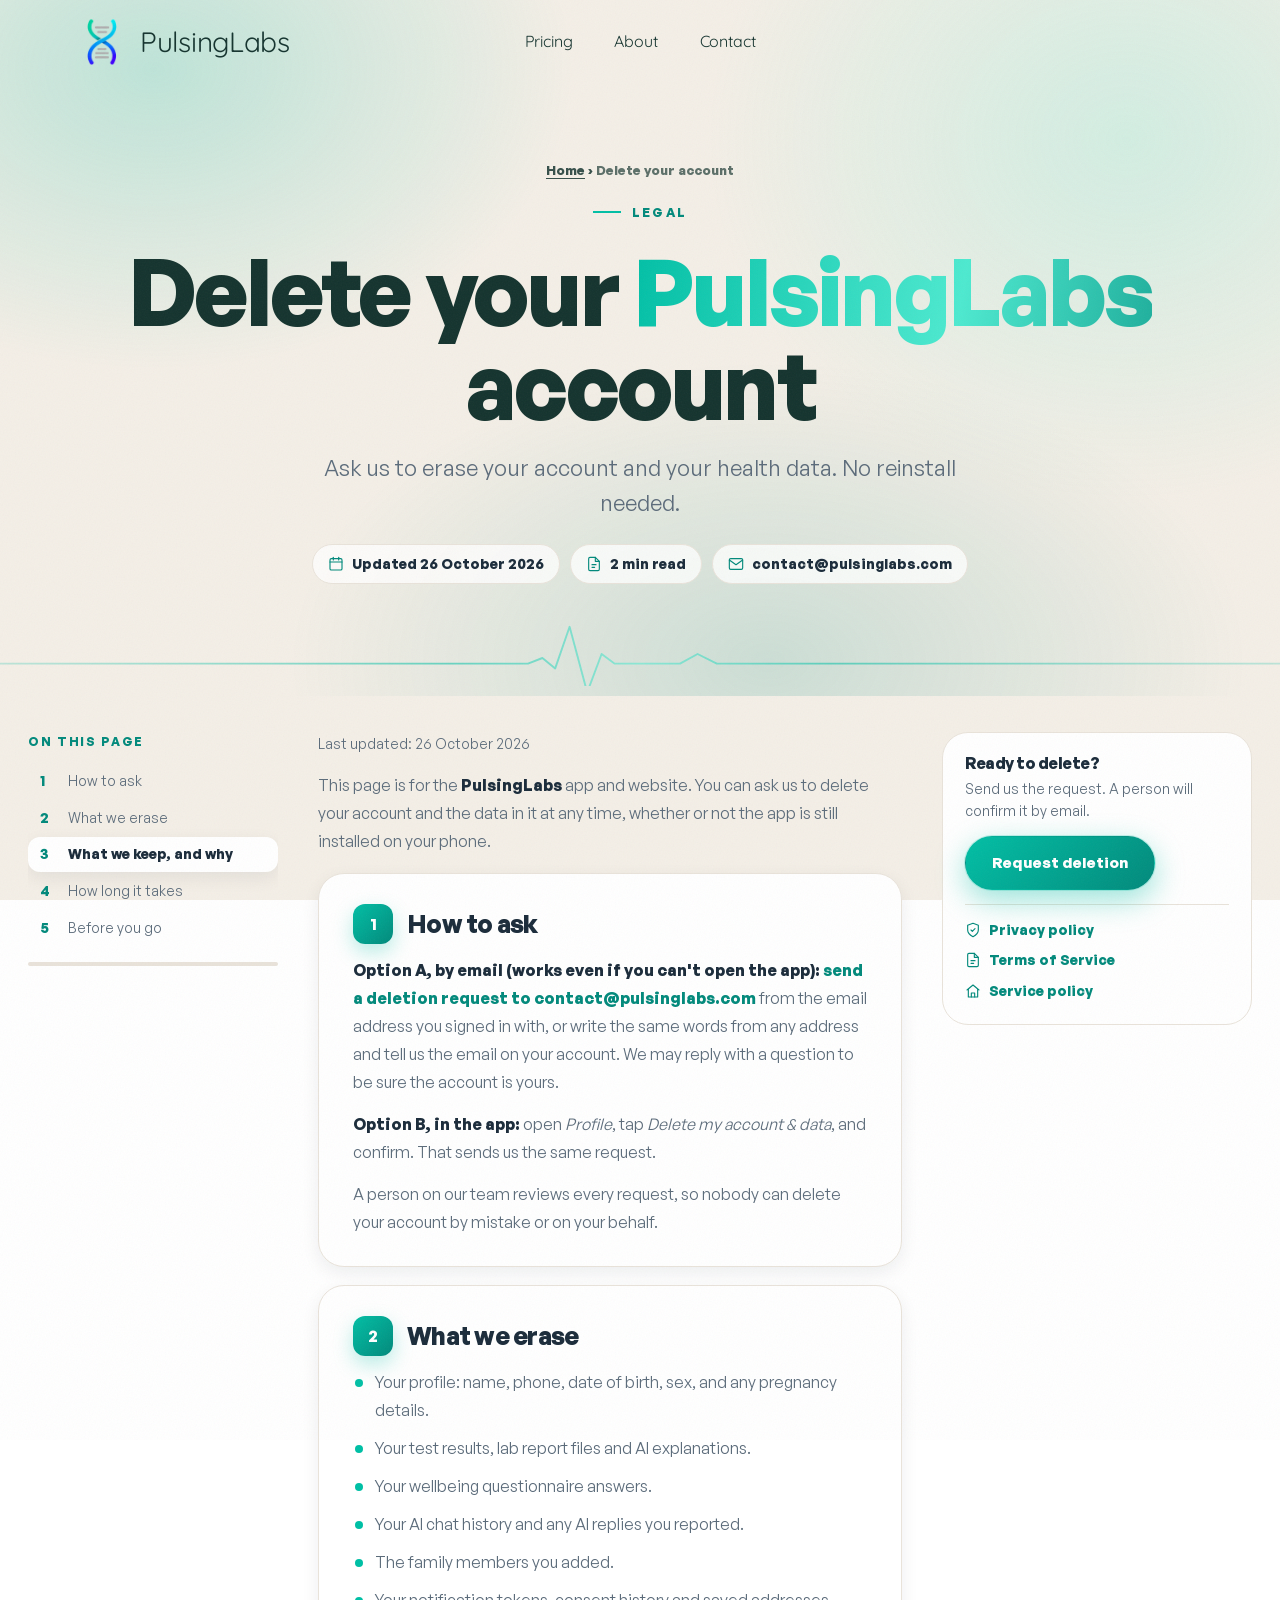
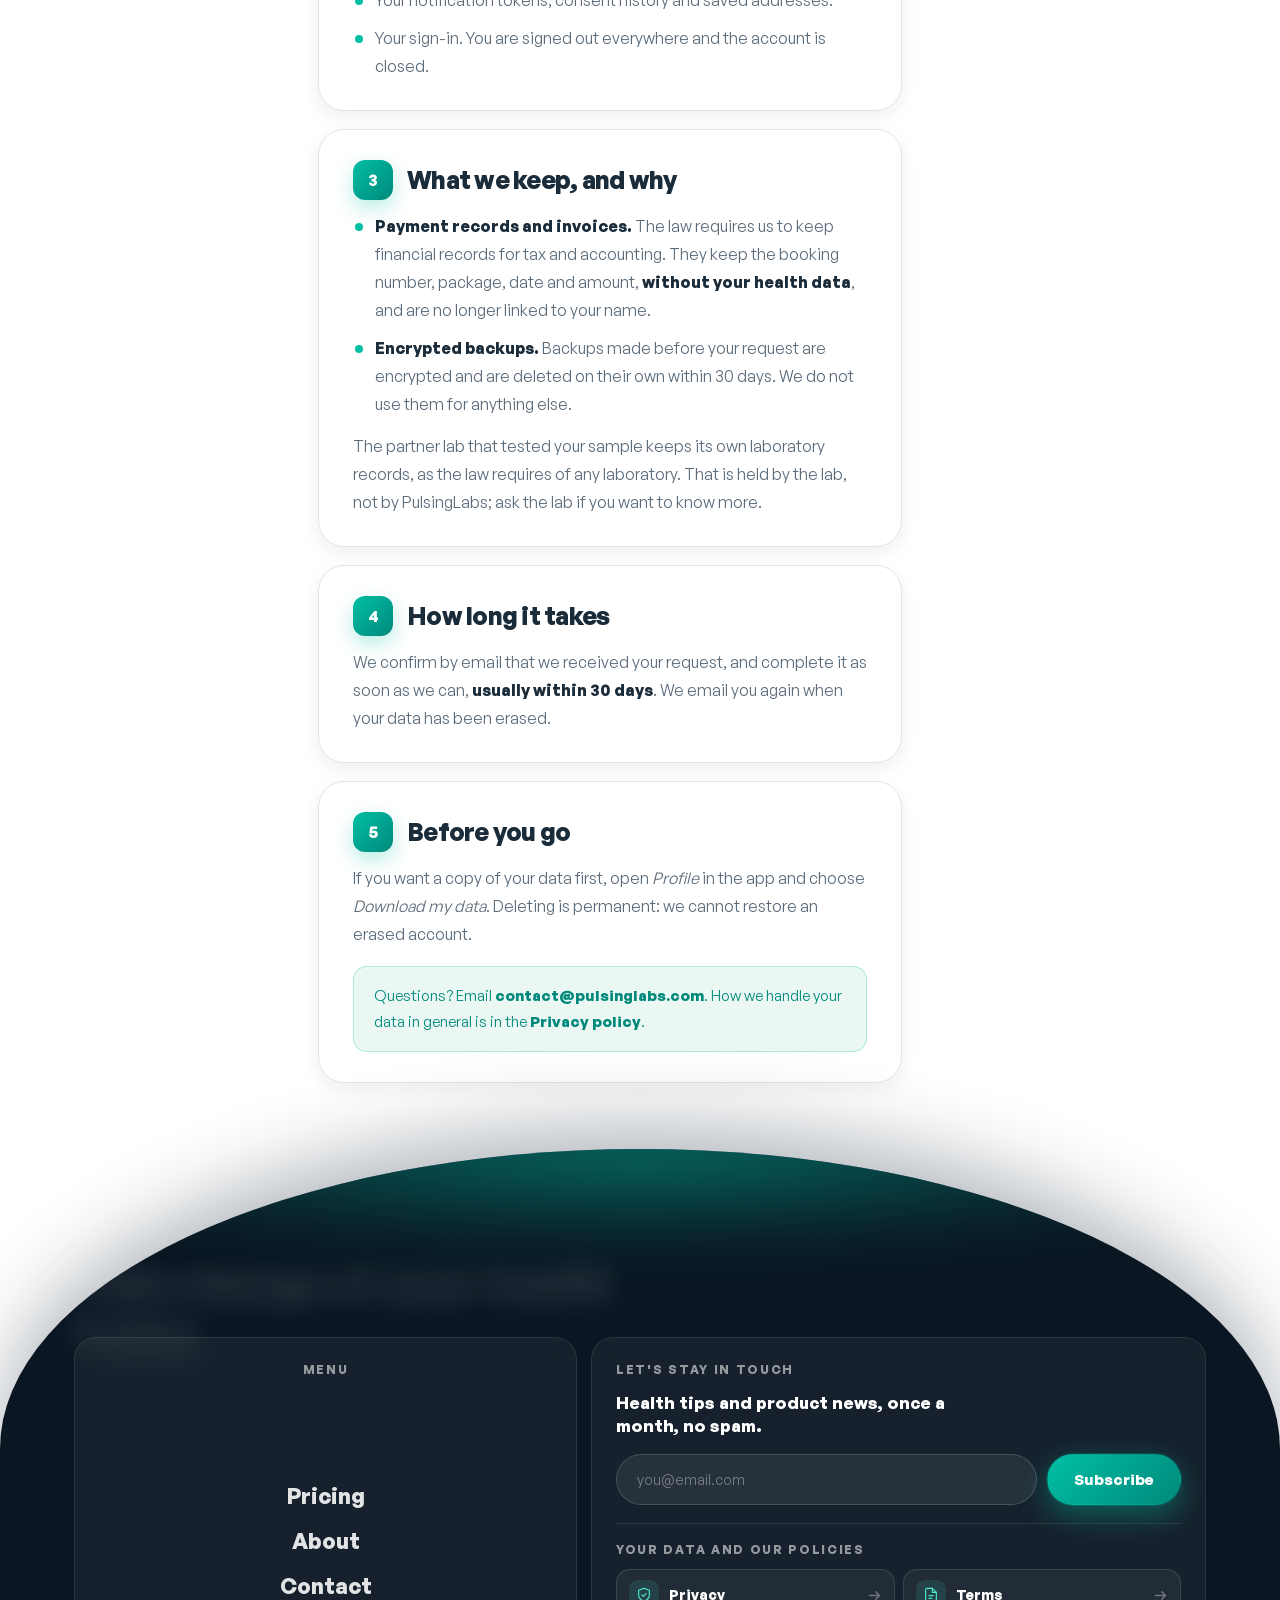
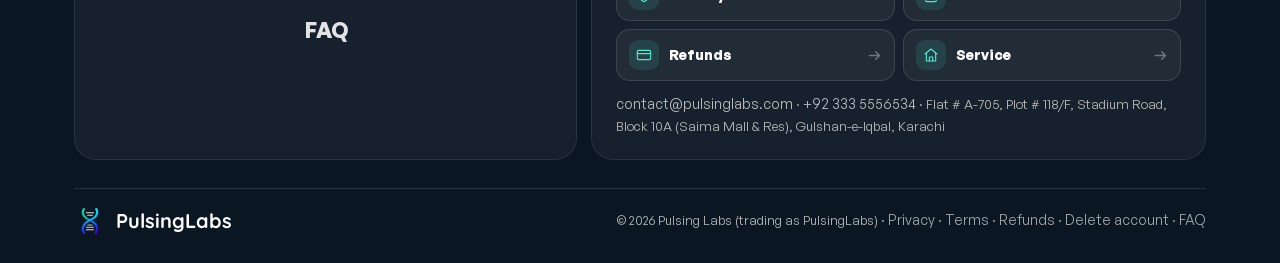
<file: delete-account.html>
<!DOCTYPE html>
<html lang="en">
<head>
  <meta charset="UTF-8" />
  <meta name="viewport" content="width=device-width, initial-scale=1.0" />
  <meta name="theme-color" content="#F4EFE7" id="themeColorMeta" />
  <title>Delete your PulsingLabs account and data | PulsingLabs</title>
  <meta name="description" content="How to delete your PulsingLabs account and health data, in the app or by email, what we erase, what we keep and why, and how long it takes." />
  <link rel="canonical" href="https://pulsinglabs.com/delete-account" />
  <meta property="og:url" content="https://pulsinglabs.com/delete-account" />
  <meta property="og:type" content="website" />
  <meta property="og:site_name" content="PulsingLabs" />
  <meta property="og:title" content="Delete your PulsingLabs account and data | PulsingLabs" />
  <meta property="og:description" content="How to delete your PulsingLabs account and health data, in the app or by email, what we erase, what we keep and why, and how long it takes." />
  <meta property="og:image" content="https://pulsinglabs.com/og-image.png" />
  <meta property="og:image:width" content="1774" />
  <meta property="og:image:height" content="887" />
  <meta property="og:image:alt" content="PulsingLabs: blood tests at home in Karachi, results explained" />
  <meta name="twitter:card" content="summary_large_image" />
  <meta name="twitter:title" content="Delete your PulsingLabs account and data | PulsingLabs" />
  <meta name="twitter:description" content="How to delete your PulsingLabs account and health data, in the app or by email, what we erase, what we keep and why, and how long it takes." />
  <meta name="twitter:image" content="https://pulsinglabs.com/og-image.png" />
  <link rel="preload" href="assets/fonts/general-sans-700.woff2" as="font" type="font/woff2" crossorigin />
  <link rel="preload" href="assets/fonts/general-sans-400.woff2" as="font" type="font/woff2" crossorigin />
  <link rel="stylesheet" href="assets/style.css?v=176" />
  <link rel="icon" type="image/png" href="assets/img/favicon.png" />
  <script type="application/ld+json">{"@context":"https://schema.org","@graph":[{"@type":"BreadcrumbList","itemListElement":[{"@type":"ListItem","position":1,"name":"Home","item":"https://pulsinglabs.com/"},{"@type":"ListItem","position":2,"name":"Delete your account","item":"https://pulsinglabs.com/delete-account"}]}]}</script>
</head>
<body>
  <div id="site-header"></div>

  <!-- ============ PAGE HERO (cream) ============ -->
  <section class="page-hero s-cream legal-hero">
    <div class="wrap page-enter">
      <nav class="crumbs" aria-label="Breadcrumb"><a href="/">Home</a> › <span aria-current="page">Delete your account</span></nav>
      <span class="eyebrow">Legal</span>
      <h1>Delete your <span class="grad-text">PulsingLabs</span> account</h1>
      <p class="lead">Ask us to erase your account and your health data. No reinstall needed.</p>
      <div class="legal-meta"><span class="pill"><span data-icon="calendar"></span>Updated 26 October 2026</span><span class="pill"><span data-icon="file"></span><span data-read-time>Plain English</span></span><span class="pill"><span data-icon="mail"></span>contact@pulsinglabs.com</span></div>
    </div>
    <svg class="hero-ecg" viewBox="0 0 2400 80" preserveAspectRatio="xMidYMax slice" aria-hidden="true"><defs><linearGradient id="ecgGrad" x1="0" x2="1"><stop offset="0" stop-color="#00BFA5" stop-opacity="0"/><stop offset=".4" stop-color="#00BFA5"/><stop offset=".5" stop-color="#4DEAD0"/><stop offset=".6" stop-color="#00BFA5"/><stop offset="1" stop-color="#00BFA5" stop-opacity="0"/></linearGradient></defs><path pathLength="1" d="M0 52 H1060 l18 -7 16 13 18 -52 22 82 18 -48 16 12 H1250 l22 -12 24 12 H2400"/></svg>
  </section>

  <!-- ============ POLICY BODY (white) ============ -->
  <section class="legal-shell">
    <div class="legal-grid">
      <aside class="legal-toc" aria-label="On this page"><span class="legal-toc-h">On this page</span><ol id="legalToc"></ol><div class="legal-progress" aria-hidden="true"><span></span></div></aside>
      <article class="legal">
      <p class="updated">Last updated: 26 October 2026</p>

      <p>This page is for the <strong>PulsingLabs</strong> app and website. You can ask us to delete your account and the data in it at any time, whether or not the app is still installed on your phone.</p>

      <h2>1. How to ask</h2>
      <p><strong>Option A, by email (works even if you can't open the app):</strong> <a href="mailto:contact@pulsinglabs.com?subject=Delete%20my%20PulsingLabs%20account&body=Please%20delete%20my%20PulsingLabs%20account.%0A%0AThe%20email%20address%20I%20signed%20in%20with%3A%0A">send a deletion request to contact@pulsinglabs.com</a> from the email address you signed in with, or write the same words from any address and tell us the email on your account. We may reply with a question to be sure the account is yours.</p>
      <p><strong>Option B, in the app:</strong> open <em>Profile</em>, tap <em>Delete my account &amp; data</em>, and confirm. That sends us the same request.</p>
      <p>A person on our team reviews every request, so nobody can delete your account by mistake or on your behalf.</p>

      <h2>2. What we erase</h2>
      <ul>
        <li>Your profile: name, phone, date of birth, sex, and any pregnancy details.</li>
        <li>Your test results, lab report files and AI explanations.</li>
        <li>Your wellbeing questionnaire answers.</li>
        <li>Your AI chat history and any AI replies you reported.</li>
        <li>The family members you added.</li>
        <li>Your notification tokens, consent history and saved addresses.</li>
        <li>Your sign-in. You are signed out everywhere and the account is closed.</li>
      </ul>

      <h2>3. What we keep, and why</h2>
      <ul>
        <li><strong>Payment records and invoices.</strong> The law requires us to keep financial records for tax and accounting. They keep the booking number, package, date and amount, <strong>without your health data</strong>, and are no longer linked to your name.</li>
        <li><strong>Encrypted backups.</strong> Backups made before your request are encrypted and are deleted on their own within 30 days. We do not use them for anything else.</li>
      </ul>
      <p>The partner lab that tested your sample keeps its own laboratory records, as the law requires of any laboratory. That is held by the lab, not by PulsingLabs; ask the lab if you want to know more.</p>

      <h2>4. How long it takes</h2>
      <p>We confirm by email that we received your request, and complete it as soon as we can, <strong>usually within 30 days</strong>. We email you again when your data has been erased.</p>

      <h2>5. Before you go</h2>
      <p>If you want a copy of your data first, open <em>Profile</em> in the app and choose <em>Download my data</em>. Deleting is permanent: we cannot restore an erased account.</p>

      <p class="note">Questions? Email <a href="mailto:contact@pulsinglabs.com">contact@pulsinglabs.com</a>. How we handle your data in general is in the <a href="/privacy">Privacy policy</a>.</p>
      </article>
      <aside class="legal-side">
        <div class="legal-help"><h3>Ready to delete?</h3><p>Send us the request. A person will confirm it by email.</p><a class="btn btn-primary" href="mailto:contact@pulsinglabs.com?subject=Delete%20my%20PulsingLabs%20account&body=Please%20delete%20my%20PulsingLabs%20account.%0A%0AThe%20email%20address%20I%20signed%20in%20with%3A%0A">Request deletion</a><div class="also"><a href="/privacy"><span data-icon="shieldcheck"></span>Privacy policy</a><a href="/terms"><span data-icon="file"></span>Terms of Service</a><a href="/refunds#service-policy"><span data-icon="home"></span>Service policy</a></div></div>
      </aside>
    </div>
  </section>

  <div id="site-footer"><nav aria-label="Site pages"><p><a href="/">Home</a> · <a href="/pricing">Pricing</a> · <a href="/faq">FAQ</a> · <a href="/features">Features</a> · <a href="/business">For business</a> · <a href="/about">About</a> · <a href="/contact">Contact</a> · <a href="/refunds#service-policy">Service policy</a> · <a href="/refunds">Refund policy</a> · <a href="/privacy">Privacy policy</a> · <a href="/terms">Terms</a></p><p>PulsingLabs · Blood tests at home in Karachi · <a href="mailto:contact@pulsinglabs.com">contact@pulsinglabs.com</a></p></nav></div>
  <script src="assets/app.js?v=145"></script>
</body>
</html>
</file>
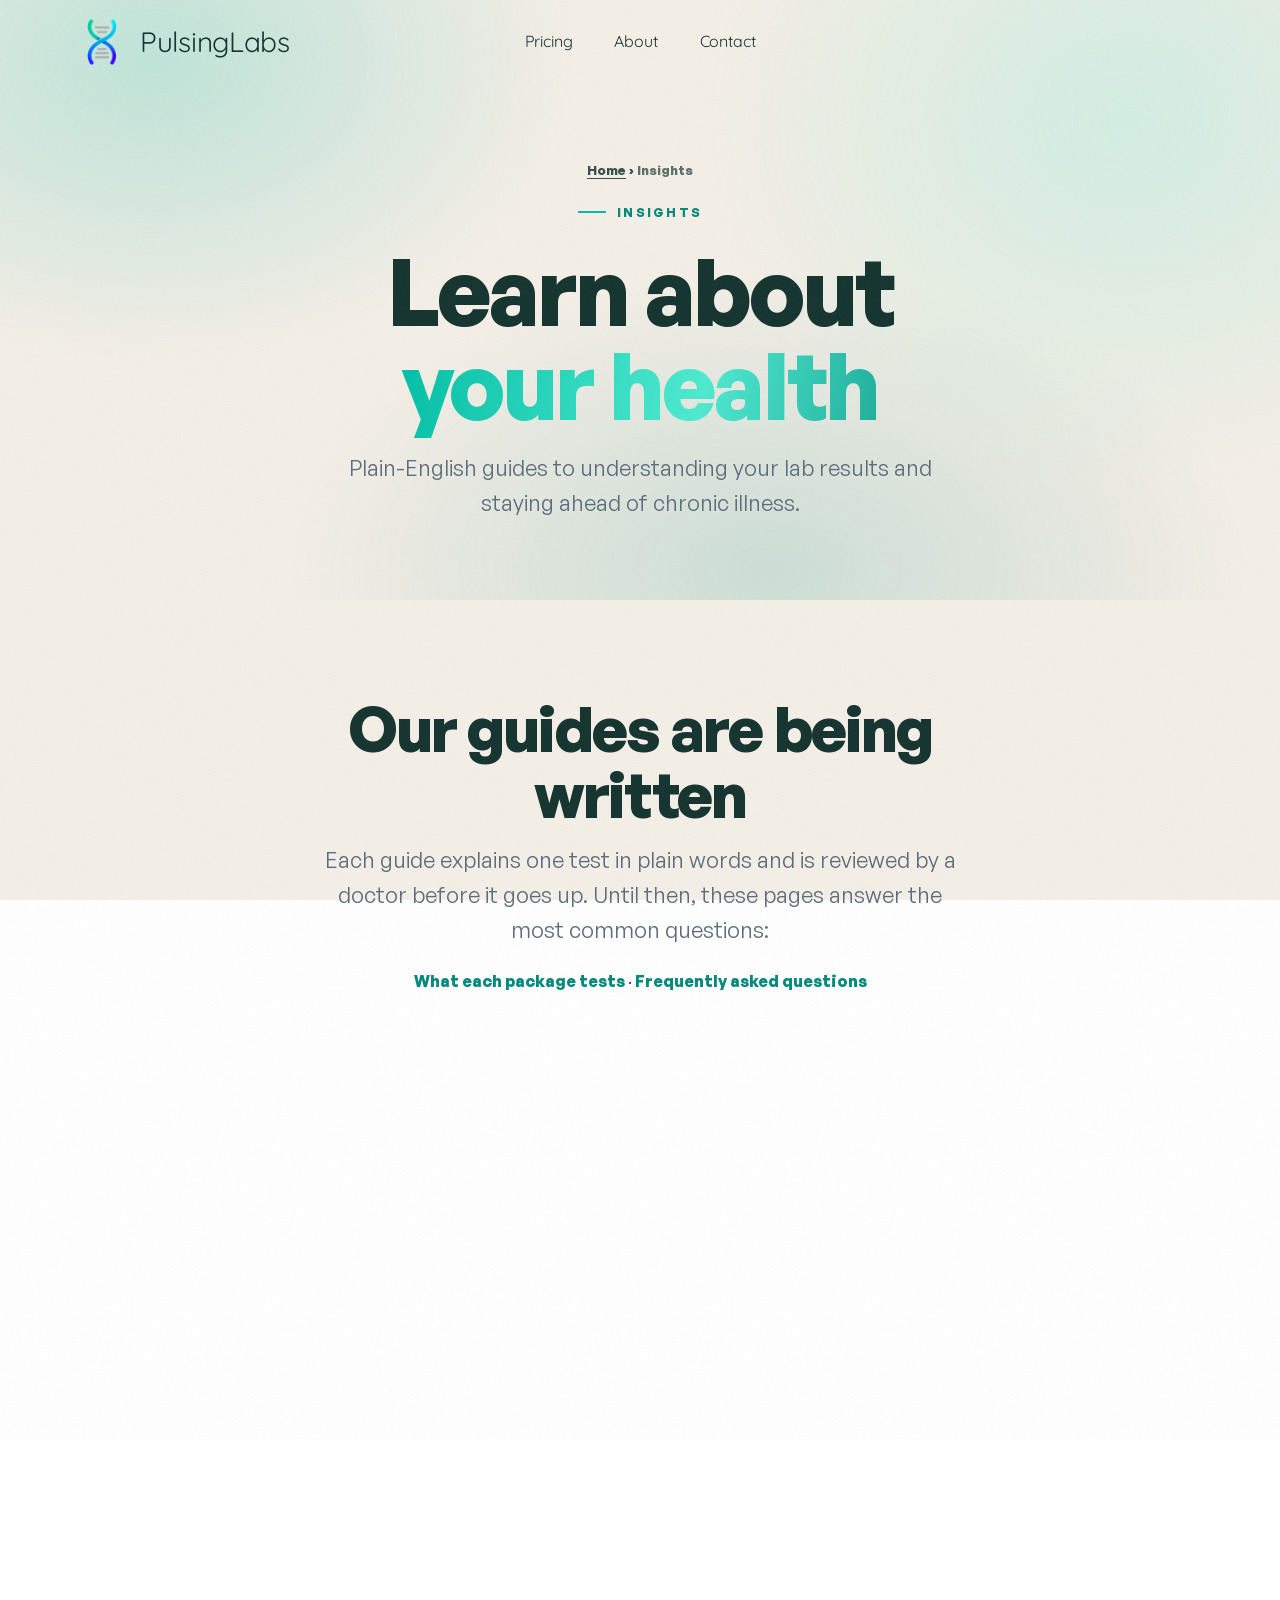
<file: insights.html>
<!DOCTYPE html>
<html lang="en">
<head>
  <meta charset="UTF-8" />
  <meta name="viewport" content="width=device-width, initial-scale=1.0" />
  <meta name="theme-color" content="#F4EFE7" id="themeColorMeta" />
  <title>Health Guides | PulsingLabs</title>
  <meta name="description" content="Plain-language guides to blood tests and results, each reviewed by a doctor before it is published. Until then, see how a home test works and our FAQ." />
  <meta name="robots" content="noindex, follow" />
  <link rel="canonical" href="https://pulsinglabs.com/insights" />
  <meta property="og:url" content="https://pulsinglabs.com/insights" />
  <meta property="og:type" content="website" />
  <meta property="og:site_name" content="PulsingLabs" />
  <meta property="og:title" content="Health Guides | PulsingLabs" />
  <meta property="og:description" content="Plain-language guides to blood tests and results, each reviewed by a doctor before it is published. Until then, see how a home test works and our FAQ." />
  <meta property="og:image" content="https://pulsinglabs.com/og-image.png" />
  <meta property="og:image:width" content="1774" />
  <meta property="og:image:height" content="887" />
  <meta property="og:image:alt" content="PulsingLabs: blood tests at home in Karachi, results explained" />
  <meta name="twitter:card" content="summary_large_image" />
  <meta name="twitter:title" content="Health Guides | PulsingLabs" />
  <meta name="twitter:description" content="Plain-language guides to blood tests and results, each reviewed by a doctor before it is published. Until then, see how a home test works and our FAQ." />
  <meta name="twitter:image" content="https://pulsinglabs.com/og-image.png" />
  <link rel="preload" href="assets/fonts/general-sans-700.woff2" as="font" type="font/woff2" crossorigin />
  <link rel="preload" href="assets/fonts/general-sans-400.woff2" as="font" type="font/woff2" crossorigin />
  <link rel="stylesheet" href="assets/style.css?v=176" />
  <link rel="icon" type="image/png" href="assets/img/favicon.png" />
  <script type="application/ld+json">{"@context":"https://schema.org","@graph":[{"@type":"BreadcrumbList","itemListElement":[{"@type":"ListItem","position":1,"name":"Home","item":"https://pulsinglabs.com/"},{"@type":"ListItem","position":2,"name":"Insights","item":"https://pulsinglabs.com/insights"}]}]}</script>
</head>
<body>
  <div id="site-header"></div>

  <!-- ============ PAGE HERO (cream) ============ -->
  <section class="page-hero s-cream">
    <div class="wrap page-enter">
      <nav class="crumbs" aria-label="Breadcrumb"><a href="/">Home</a> › <span aria-current="page">Insights</span></nav>
      <span class="eyebrow" data-i18n="pg.ins.eyebrow">Insights</span>
      <h1 data-i18n-html="pg.ins.h1">Learn about<br><span class="grad-text">your health</span></h1>
      <p class="lead" data-i18n="pg.ins.lead">Plain-English guides to understanding your lab results and staying ahead of chronic illness.</p>
    </div>
  </section>

  <!-- ============ GUIDES (white) ============
       The article cards that used to sit here linked nowhere. Guides come back
       one by one as each is written AND reviewed by a qualified doctor; until
       then the page is noindex (see <head>) and says so plainly. -->
  <section>
    <div class="wrap center" style="max-width:680px;margin:0 auto;">
      <h2 class="reveal">Our guides are being written</h2>
      <p class="lead reveal d1" style="margin:14px auto 0;">Each guide explains one test in plain words and is reviewed by a doctor before it goes up. Until then, these pages answer the most common questions:</p>
      <p class="reveal d2" style="margin-top:22px;font-size:16px;"><a href="/pricing" style="color:var(--teal-d);font-weight:700;">What each package tests</a> · <a href="/faq" style="color:var(--teal-d);font-weight:700;">Frequently asked questions</a></p>
    </div>
  </section>

  <!-- ============ NEWSLETTER (cream, matches the rest of the page) ============ -->
  <section class="s-cream">
    <div class="wrap center" style="max-width:640px;margin:0 auto;">
      <span class="eyebrow reveal" data-i18n="ins.nl.eye">Stay in the loop</span>
      <h2 class="reveal d1" data-i18n="ins.nl.h2">Get launch updates &amp; health tips</h2>
      <p class="lead reveal d2" style="margin:12px auto 0;" data-i18n="ins.nl.p">Occasional emails about new features and understanding your health. No spam.</p>
      <form data-newsletter class="reveal d2" style="margin:26px auto 0;max-width:480px;">
        <!-- Honeypot: hidden from humans; bots that fill it are silently dropped server-side. -->
        <div aria-hidden="true" style="position:absolute;left:-9999px;top:auto;width:1px;height:1px;overflow:hidden;">
          <label>Leave this field empty<input type="text" name="website" tabindex="-1" autocomplete="off" /></label>
        </div>
        <div style="display:flex;gap:12px;">
          <input id="nle" type="email" placeholder="you@email.com" required style="flex:1;padding:14px 16px;border:1px solid var(--line);border-radius:12px;background:#fff;color:var(--ink);font-family:inherit;font-size:15px;" />
          <button type="submit" class="btn btn-primary" data-i18n="ins.nl.btn">Subscribe</button>
        </div>
        <div class="ok-msg" style="margin:14px auto 0;" data-i18n="ins.nl.ok">Thanks, you're on the list!</div>
        <div class="err-msg" style="margin:14px auto 0;display:none;" data-i18n="ins.nl.err">Could not subscribe right now. Please try again later.</div>
      </form>
    </div>
  </section>

  <div id="site-footer"><nav aria-label="Site pages"><p><a href="/">Home</a> · <a href="/pricing">Pricing</a> · <a href="/faq">FAQ</a> · <a href="/features">Features</a> · <a href="/business">For business</a> · <a href="/about">About</a> · <a href="/contact">Contact</a> · <a href="/refunds#service-policy">Service policy</a> · <a href="/refunds">Refund policy</a> · <a href="/privacy">Privacy policy</a> · <a href="/terms">Terms</a></p><p>PulsingLabs · Blood tests at home in Karachi · <a href="mailto:contact@pulsinglabs.com">contact@pulsinglabs.com</a></p></nav></div>
  <script src="assets/app.js?v=145"></script>
</body>
</html>
</file>
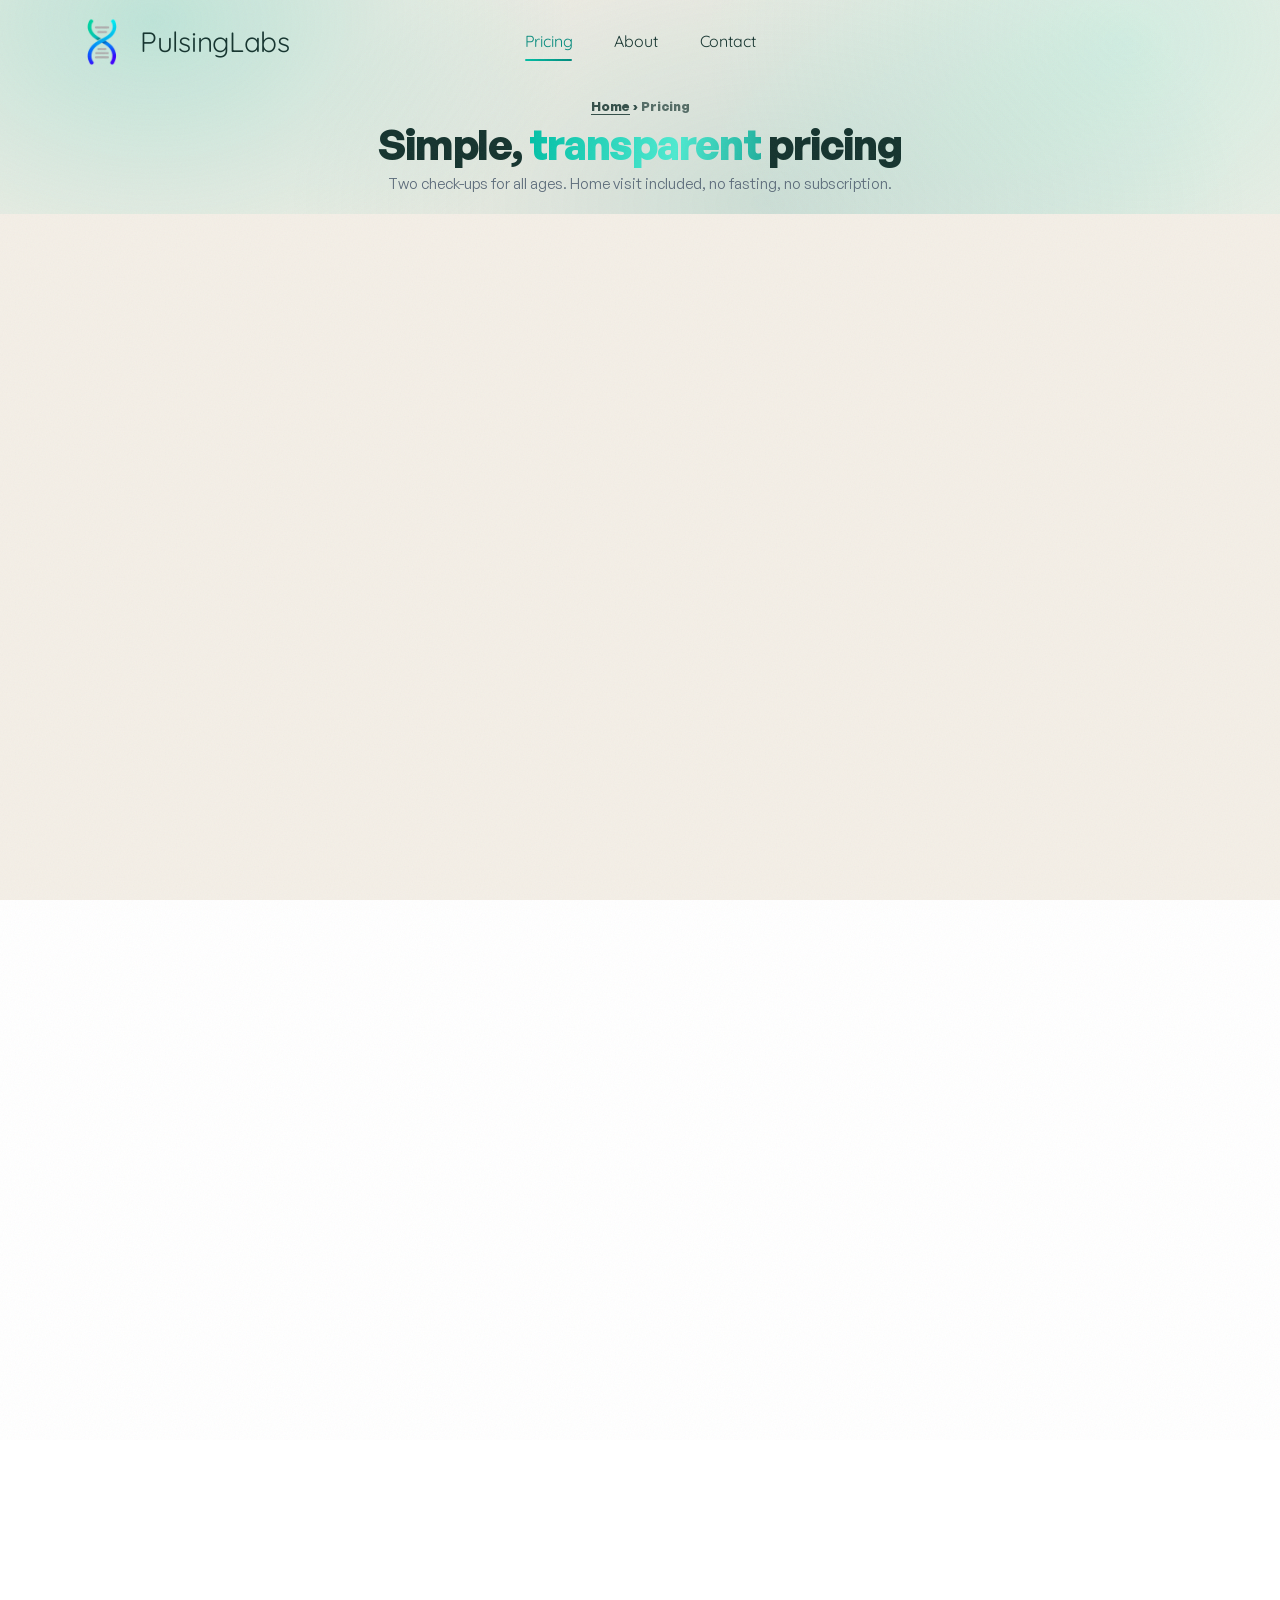
<file: pricing.html>
<!DOCTYPE html>
<html lang="en">
<head>
  <meta charset="UTF-8" />
  <meta name="viewport" content="width=device-width, initial-scale=1.0" />
  <meta name="theme-color" content="#F4EFE7" id="themeColorMeta" />
  <title>Home Blood Test Prices in Karachi | PulsingLabs</title>
  <meta name="description" content="Two home blood test packages in Karachi: Standard PKR 9,999 (22 tests) and Premium PKR 19,999 (32 tests). Home visit included, no fasting, all ages." />
  <link rel="canonical" href="https://pulsinglabs.com/pricing" />
  <meta property="og:url" content="https://pulsinglabs.com/pricing" />
  <meta property="og:type" content="website" />
  <meta property="og:site_name" content="PulsingLabs" />
  <meta property="og:title" content="Home Blood Test Prices in Karachi | PulsingLabs" />
  <meta property="og:description" content="Two home blood test packages in Karachi: Standard PKR 9,999 (22 tests) and Premium PKR 19,999 (32 tests). Home visit included, no fasting, all ages." />
  <meta property="og:image" content="https://pulsinglabs.com/og-image.png" />
  <meta property="og:image:width" content="1774" />
  <meta property="og:image:height" content="887" />
  <meta property="og:image:alt" content="PulsingLabs: blood tests at home in Karachi, results explained" />
  <meta name="twitter:card" content="summary_large_image" />
  <meta name="twitter:title" content="Home Blood Test Prices in Karachi | PulsingLabs" />
  <meta name="twitter:description" content="Two home blood test packages in Karachi: Standard PKR 9,999 (22 tests) and Premium PKR 19,999 (32 tests). Home visit included, no fasting, all ages." />
  <meta name="twitter:image" content="https://pulsinglabs.com/og-image.png" />
  <link rel="preload" href="assets/fonts/general-sans-700.woff2" as="font" type="font/woff2" crossorigin />
  <link rel="preload" href="assets/fonts/general-sans-400.woff2" as="font" type="font/woff2" crossorigin />
  <link rel="stylesheet" href="assets/style.css?v=176" />
  <link rel="stylesheet" href="assets/compare.css?v=7" />
  <link rel="icon" type="image/png" href="assets/img/favicon.png" />
  <script type="application/ld+json">{"@context":"https://schema.org","@graph":[{"@type":"Organization","@id":"https://pulsinglabs.com/#organization","name":"PulsingLabs","legalName":"Pulsing Labs","url":"https://pulsinglabs.com/","logo":"https://pulsinglabs.com/assets/img/logo-mark.png","email":"contact@pulsinglabs.com","description":"PulsingLabs is a Pakistani health app for booking blood tests at home in Karachi. A phlebotomist from our partner laboratory collects the sample at home, and results arrive in the app explained in plain language for the patient's age and sex.","telephone":"+92-333-5556534","address":{"@type":"PostalAddress","streetAddress":"Flat # A-705, Plot # 118/F, Stadium Road, Block 10A (Saima Mall & Res), Gulshan-e-Iqbal","addressLocality":"Karachi","addressCountry":"PK"},"areaServed":{"@type":"City","name":"Karachi"},"contactPoint":{"@type":"ContactPoint","contactType":"customer support","email":"contact@pulsinglabs.com","telephone":"+92-333-5556534","areaServed":"PK","availableLanguage":["English","Urdu"]}},{"@type":"Service","@id":"https://pulsinglabs.com/#home-blood-test","name":"Blood test at home in Karachi","serviceType":"Home blood sample collection and laboratory testing","provider":{"@id":"https://pulsinglabs.com/#organization"},"areaServed":{"@type":"City","name":"Karachi"},"url":"https://pulsinglabs.com/pricing","offers":[{"@type":"Offer","name":"Standard check-up","description":"A first check-up for all ages: vitals (pulse, blood pressure), full blood count (haemoglobin, RBC, haematocrit, MCV, MCH, MCHC, RDW, WBC, platelets), random blood sugar, the full cholesterol profile (total, LDL, HDL, ratio, triglycerides), thyroid screen (TSH), SGPT (ALT), creatinine and calcium. No fasting needed. Sample collected at home in Karachi. 22 tests.","price":"9999","priceCurrency":"PKR","url":"https://pulsinglabs.com/pricing","availability":"https://schema.org/InStock"},{"@type":"Offer","name":"Premium check-up","description":"Everything in Standard plus HbA1c, ferritin, ESR, vitamin D, hepatitis screening (Anti-HCV, HBsAg), free T3, free T4, total bilirubin and urea. For all ages, no fasting needed. Sample collected at home in Karachi. 32 tests.","price":"19999","priceCurrency":"PKR","url":"https://pulsinglabs.com/pricing","availability":"https://schema.org/InStock"}]},{"@type":"FAQPage","@id":"https://pulsinglabs.com/pricing#faq","mainEntity":[{"@type":"Question","name":"Is the app free?","acceptedAnswer":{"@type":"Answer","text":"Yes. Downloading and using PulsingLabs is free. You pay only for the check-up you book, and the price includes the home visit. There is no subscription."}},{"@type":"Question","name":"Do I need to fast before the test?","acceptedAnswer":{"@type":"Answer","text":"No. Every test in both packages is non-fasting, so you can eat and drink as usual before your visit."}},{"@type":"Question","name":"Who are the packages for?","acceptedAnswer":{"@type":"Answer","text":"Everyone, at any age. Standard is a clear first check-up; Premium adds 10 more tests for a fuller picture. You can also book for family members from your account."}},{"@type":"Question","name":"Which cities do you cover?","acceptedAnswer":{"@type":"Answer","text":"Home sample collection is in Karachi for now. We will add more cities."}},{"@type":"Question","name":"What if I can't make my visit?","acceptedAnswer":{"@type":"Answer","text":"Reschedule or cancel free up to 24 hours before it. In the last 24 hours our lab calls you to arrange any change. If the visit has to move because of you then, or you are not home when we arrive, the first time is free; after that, visiting charges of 20% apply. Full details are in our refund and cancellation policy."}},{"@type":"Question","name":"Is my health data private from my employer?","acceptedAnswer":{"@type":"Answer","text":"Always. If your company runs a health programme, HR sees only whether you booked and completed your check-up, never your results."}}]},{"@type":"BreadcrumbList","itemListElement":[{"@type":"ListItem","position":1,"name":"Home","item":"https://pulsinglabs.com/"},{"@type":"ListItem","position":2,"name":"Pricing","item":"https://pulsinglabs.com/pricing"}]}]}</script>
</head>
<body>
  <div id="site-header"></div>

  <!-- ============ PAGE HERO (light, like About and Privacy) ============ -->
  <section class="page-hero s-cream ph-compact">
    <div class="wrap">
      <nav class="crumbs" aria-label="Breadcrumb"><a href="/">Home</a> › <span aria-current="page">Pricing</span></nav>
      <span class="eyebrow" data-i18n="pg.price.eyebrow">Pricing</span>
      <h1 data-i18n-html="pg.price.h1">Simple, <span class="grad-text">transparent</span> pricing</h1>
      <p class="lead">Two check-ups for all ages. Home visit included, no fasting, no subscription.</p>
    </div>
  </section>

  <!-- ============ COMPARE PACKAGES (cream) ============ -->
  <section class="s-cream cmp-sec">
    <div class="wrap">
      <!-- Prices and test lists are copied from /api/packages and
           /api/packages/:id/tests (generated from backend/scripts/reseed_catalog_tiers.js).
           If you change one, change the other: a patient who reads a price here and is
           charged a different one at checkout has been misled. Two packages only. -->
      <h2 class="cmp-h">Compare Standard and Premium, test by test</h2>
      <div class="cmp-wrap">
<table class="cmp" id="cmp">
          <caption class="sr">Standard and Premium check-ups compared, test by test</caption>
          <colgroup><col class="c0" /><col class="c1" /><col class="c2" /></colgroup>
          <thead>
            <tr>
              <th scope="col" class="h0"><span class="h-t">The tests</span><span class="h-s">Tap a test to see what it tells you.</span></th>
              <th scope="col" class="h1"><span class="h-n">Standard</span><span class="h-p">PKR 9,999</span><span class="h-c">22 tests</span></th>
              <th scope="col" class="h2"><span class="h-tag">MOST COMPLETE</span><span class="h-n">Premium</span><span class="h-p">PKR 19,999</span><span class="h-c">32 tests</span></th>
            </tr>
          </thead>
        <tbody class="cmp-g">
          <tr class="cmp-cat"><th scope="rowgroup">Vitals <small>measured at your visit</small></th><td class="s"></td><td class="p"></td></tr>
          <tr class="cmp-row" data-tier="both">
            <th scope="row"><span class="nm">Pulse</span><span class="sub">Resting heart rate</span><button class="more" type="button" aria-expanded="false" aria-controls="d-pulse">See more</button></th>
            <td class="s"><span class="tk" role="img" aria-label="Included in Standard"></span></td>
            <td class="p"><span class="tk" role="img" aria-label="Included in Premium"></span></td>
          </tr>
          <tr class="cmp-det" data-tier="both"><td colspan="3" id="d-pulse"><div class="dw" inert aria-hidden="true"><div class="di"><p>Checks how fast your heart beats while you are resting. A steady pulse shows your heart is working comfortably, while an unusually fast or slow one is worth a closer look. Our phlebotomist counts it at your visit.</p><p class="where">In Standard and Premium</p></div></div></td></tr>
          <tr class="cmp-row" data-tier="both">
            <th scope="row"><span class="nm">Blood pressure, top number</span><span class="sub">Systolic</span><button class="more" type="button" aria-expanded="false" aria-controls="d-systolic">See more</button></th>
            <td class="s"><span class="tk" role="img" aria-label="Included in Standard"></span></td>
            <td class="p"><span class="tk" role="img" aria-label="Included in Premium"></span></td>
          </tr>
          <tr class="cmp-det" data-tier="both"><td colspan="3" id="d-systolic"><div class="dw" inert aria-hidden="true"><div class="di"><p>Checks the pressure in your blood vessels each time your heart beats. This is the top number. High blood pressure usually causes no symptoms but quietly strains your heart, kidneys and eyes, so knowing your number helps you act early. Measured at your visit.</p><p class="where">In Standard and Premium</p></div></div></td></tr>
          <tr class="cmp-row" data-tier="both">
            <th scope="row"><span class="nm">Blood pressure, bottom number</span><span class="sub">Diastolic</span><button class="more" type="button" aria-expanded="false" aria-controls="d-diastolic">See more</button></th>
            <td class="s"><span class="tk" role="img" aria-label="Included in Standard"></span></td>
            <td class="p"><span class="tk" role="img" aria-label="Included in Premium"></span></td>
          </tr>
          <tr class="cmp-det" data-tier="both"><td colspan="3" id="d-diastolic"><div class="dw" inert aria-hidden="true"><div class="di"><p>Checks the pressure in your blood vessels between heartbeats, when your heart is resting. This is the bottom number. Read together with the top number, it shows whether your blood pressure is in a healthy range. Measured at your visit.</p><p class="where">In Standard and Premium</p></div></div></td></tr>
        </tbody>
        <tbody class="cmp-g">
          <tr class="cmp-cat"><th scope="rowgroup">Blood count</th><td class="s"></td><td class="p"></td></tr>
          <tr class="cmp-row" data-tier="both">
            <th scope="row"><span class="nm">Haemoglobin</span><span class="sub">Anaemia check</span><button class="more" type="button" aria-expanded="false" aria-controls="d-haemoglobin">See more</button></th>
            <td class="s"><span class="tk" role="img" aria-label="Included in Standard"></span></td>
            <td class="p"><span class="tk" role="img" aria-label="Included in Premium"></span></td>
          </tr>
          <tr class="cmp-det" data-tier="both"><td colspan="3" id="d-haemoglobin"><div class="dw" inert aria-hidden="true"><div class="di"><p>Checks the protein in your red blood cells that carries oxygen around your body. Low levels (anaemia) can leave you tired, weak or breathless, and it is very common, especially in women. This test shows whether your blood is carrying enough oxygen.</p><p class="where">In Standard and Premium</p></div></div></td></tr>
          <tr class="cmp-row" data-tier="both">
            <th scope="row"><span class="nm">RBC count</span><span class="sub">Red blood cells</span><button class="more" type="button" aria-expanded="false" aria-controls="d-rbc">See more</button></th>
            <td class="s"><span class="tk" role="img" aria-label="Included in Standard"></span></td>
            <td class="p"><span class="tk" role="img" aria-label="Included in Premium"></span></td>
          </tr>
          <tr class="cmp-det" data-tier="both"><td colspan="3" id="d-rbc"><div class="dw" inert aria-hidden="true"><div class="di"><p>Counts your red blood cells, the cells that deliver oxygen to every part of your body. Together with haemoglobin it helps explain why you might feel tired or look pale, and whether anaemia could be the reason.</p><p class="where">In Standard and Premium</p></div></div></td></tr>
          <tr class="cmp-row" data-tier="both">
            <th scope="row"><span class="nm">WBC count</span><span class="sub">Infection and immunity</span><button class="more" type="button" aria-expanded="false" aria-controls="d-wbc">See more</button></th>
            <td class="s"><span class="tk" role="img" aria-label="Included in Standard"></span></td>
            <td class="p"><span class="tk" role="img" aria-label="Included in Premium"></span></td>
          </tr>
          <tr class="cmp-det" data-tier="both"><td colspan="3" id="d-wbc"><div class="dw" inert aria-hidden="true"><div class="di"><p>Counts your white blood cells, your body&#39;s defence against infection. The number often rises when you are fighting an infection and can drop after some illnesses, so it gives a quick picture of how your immune system is doing.</p><p class="where">In Standard and Premium</p></div></div></td></tr>
          <tr class="cmp-row" data-tier="both">
            <th scope="row"><span class="nm">Platelet count</span><span class="sub">Clotting cells</span><button class="more" type="button" aria-expanded="false" aria-controls="d-platelet">See more</button></th>
            <td class="s"><span class="tk" role="img" aria-label="Included in Standard"></span></td>
            <td class="p"><span class="tk" role="img" aria-label="Included in Premium"></span></td>
          </tr>
          <tr class="cmp-det" data-tier="both"><td colspan="3" id="d-platelet"><div class="dw" inert aria-hidden="true"><div class="di"><p>Counts the tiny cells that help your blood clot when you cut yourself. Too few can make you bruise or bleed easily, and too many can go with inflammation or low iron. It shows whether your blood clots the way it should.</p><p class="where">In Standard and Premium</p></div></div></td></tr>
          <tr class="cmp-row" data-tier="both">
            <th scope="row"><span class="nm">Haematocrit</span><span class="sub">Share of your blood that is red cells</span><button class="more" type="button" aria-expanded="false" aria-controls="d-hct">See more</button></th>
            <td class="s"><span class="tk" role="img" aria-label="Included in Standard"></span></td>
            <td class="p"><span class="tk" role="img" aria-label="Included in Premium"></span></td>
          </tr>
          <tr class="cmp-det" data-tier="both"><td colspan="3" id="d-hct"><div class="dw" inert aria-hidden="true"><div class="di"><p>Checks how much of your blood is made up of red blood cells. It usually moves together with your haemoglobin: it tends to be lower with anaemia, and higher when your blood is more concentrated than usual, for example when you are dehydrated.</p><p class="where">In Standard and Premium</p></div></div></td></tr>
          <tr class="cmp-row" data-tier="both">
            <th scope="row"><span class="nm">MCV</span><span class="sub">Average size of red cells</span><button class="more" type="button" aria-expanded="false" aria-controls="d-mcv">See more</button></th>
            <td class="s"><span class="tk" role="img" aria-label="Included in Standard"></span></td>
            <td class="p"><span class="tk" role="img" aria-label="Included in Premium"></span></td>
          </tr>
          <tr class="cmp-det" data-tier="both"><td colspan="3" id="d-mcv"><div class="dw" inert aria-hidden="true"><div class="di"><p>Checks the average size of your red blood cells. Small red cells can be seen with low iron or with thalassaemia trait, an inherited condition that is common in Pakistan; large red cells can be seen with low vitamin B12 or folate. It helps explain why haemoglobin may be low.</p><p class="where">In Standard and Premium</p></div></div></td></tr>
          <tr class="cmp-row" data-tier="both">
            <th scope="row"><span class="nm">MCH</span><span class="sub">Haemoglobin in each red cell</span><button class="more" type="button" aria-expanded="false" aria-controls="d-mch">See more</button></th>
            <td class="s"><span class="tk" role="img" aria-label="Included in Standard"></span></td>
            <td class="p"><span class="tk" role="img" aria-label="Included in Premium"></span></td>
          </tr>
          <tr class="cmp-det" data-tier="both"><td colspan="3" id="d-mch"><div class="dw" inert aria-hidden="true"><div class="di"><p>Checks the average amount of haemoglobin, the oxygen-carrying protein, inside each red blood cell. A low MCH often goes with small, pale red cells, as seen with low iron or thalassaemia trait. It is read together with MCV.</p><p class="where">In Standard and Premium</p></div></div></td></tr>
          <tr class="cmp-row" data-tier="both">
            <th scope="row"><span class="nm">MCHC</span><span class="sub">How packed the red cells are</span><button class="more" type="button" aria-expanded="false" aria-controls="d-mchc">See more</button></th>
            <td class="s"><span class="tk" role="img" aria-label="Included in Standard"></span></td>
            <td class="p"><span class="tk" role="img" aria-label="Included in Premium"></span></td>
          </tr>
          <tr class="cmp-det" data-tier="both"><td colspan="3" id="d-mchc"><div class="dw" inert aria-hidden="true"><div class="di"><p>Checks how densely packed with haemoglobin your red blood cells are. Low values mean paler red cells, which can be seen with low iron. It is read together with MCV and MCH.</p><p class="where">In Standard and Premium</p></div></div></td></tr>
          <tr class="cmp-row" data-tier="both">
            <th scope="row"><span class="nm">RDW</span><span class="sub">Variation in red cell size</span><button class="more" type="button" aria-expanded="false" aria-controls="d-rdw">See more</button></th>
            <td class="s"><span class="tk" role="img" aria-label="Included in Standard"></span></td>
            <td class="p"><span class="tk" role="img" aria-label="Included in Premium"></span></td>
          </tr>
          <tr class="cmp-det" data-tier="both"><td colspan="3" id="d-rdw"><div class="dw" inert aria-hidden="true"><div class="di"><p>Checks how much your red blood cells vary in size. A high RDW can be an early sign that something, such as low iron, is affecting how red cells are made, sometimes before haemoglobin drops. It also helps tell different causes of small red cells apart.</p><p class="where">In Standard and Premium</p></div></div></td></tr>
        </tbody>
        <tbody class="cmp-g">
          <tr class="cmp-cat"><th scope="rowgroup">Blood sugar</th><td class="s"></td><td class="p"></td></tr>
          <tr class="cmp-row" data-tier="both">
            <th scope="row"><span class="nm">Random blood sugar</span><span class="sub">Sugar at any time of day</span><button class="more" type="button" aria-expanded="false" aria-controls="d-rbs">See more</button></th>
            <td class="s"><span class="tk" role="img" aria-label="Included in Standard"></span></td>
            <td class="p"><span class="tk" role="img" aria-label="Included in Premium"></span></td>
          </tr>
          <tr class="cmp-det" data-tier="both"><td colspan="3" id="d-rbs"><div class="dw" inert aria-hidden="true"><div class="di"><p>Checks the sugar (glucose) in your blood at the time of your visit, with no fasting needed. It is a quick way to spot high blood sugar, an early sign of diabetes. If it is high, a follow-up test such as HbA1c confirms what is going on.</p><p class="where">In Standard and Premium</p></div></div></td></tr>
          <tr class="cmp-row" data-tier="p">
            <th scope="row"><span class="nm">HbA1c</span><span class="sub">Your 3-month sugar average</span><button class="more" type="button" aria-expanded="false" aria-controls="d-hba1c">See more</button></th>
            <td class="s"><span class="no" role="img" aria-label="Not in Standard"></span></td>
            <td class="p"><span class="tk" role="img" aria-label="Included in Premium"></span></td>
          </tr>
          <tr class="cmp-det" data-tier="p"><td colspan="3" id="d-hba1c"><div class="dw" inert aria-hidden="true"><div class="di"><p>Checks your average blood sugar over the last 2 to 3 months, not just today. It is the main test for spotting diabetes and pre-diabetes, and for seeing how well diabetes is controlled. Diabetes is very common in Pakistan and often has no early symptoms.</p><p class="where pre">Premium only</p></div></div></td></tr>
        </tbody>
        <tbody class="cmp-g">
          <tr class="cmp-cat"><th scope="rowgroup">Cholesterol <small>the full profile</small></th><td class="s"></td><td class="p"></td></tr>
          <tr class="cmp-row" data-tier="both">
            <th scope="row"><span class="nm">Total cholesterol</span><span class="sub">All the cholesterol in your blood</span><button class="more" type="button" aria-expanded="false" aria-controls="d-totalchol">See more</button></th>
            <td class="s"><span class="tk" role="img" aria-label="Included in Standard"></span></td>
            <td class="p"><span class="tk" role="img" aria-label="Included in Premium"></span></td>
          </tr>
          <tr class="cmp-det" data-tier="both"><td colspan="3" id="d-totalchol"><div class="dw" inert aria-hidden="true"><div class="di"><p>Checks the total amount of cholesterol, a fatty substance, in your blood. Your body needs a little, but too much can slowly build up in your arteries and raise the risk of a heart attack or stroke. This is the headline number for your heart health.</p><p class="where">In Standard and Premium</p></div></div></td></tr>
          <tr class="cmp-row" data-tier="both">
            <th scope="row"><span class="nm">LDL cholesterol</span><span class="sub">The &quot;bad&quot; cholesterol</span><button class="more" type="button" aria-expanded="false" aria-controls="d-ldl">See more</button></th>
            <td class="s"><span class="tk" role="img" aria-label="Included in Standard"></span></td>
            <td class="p"><span class="tk" role="img" aria-label="Included in Premium"></span></td>
          </tr>
          <tr class="cmp-det" data-tier="both"><td colspan="3" id="d-ldl"><div class="dw" inert aria-hidden="true"><div class="di"><p>Checks the &#39;bad&#39; cholesterol, the kind that can stick to the walls of your arteries and narrow them over time. It is the cholesterol number doctors watch most, and keeping it low helps protect your heart and brain.</p><p class="where">In Standard and Premium</p></div></div></td></tr>
          <tr class="cmp-row" data-tier="both">
            <th scope="row"><span class="nm">HDL cholesterol</span><span class="sub">The &quot;good&quot; cholesterol</span><button class="more" type="button" aria-expanded="false" aria-controls="d-hdl">See more</button></th>
            <td class="s"><span class="tk" role="img" aria-label="Included in Standard"></span></td>
            <td class="p"><span class="tk" role="img" aria-label="Included in Premium"></span></td>
          </tr>
          <tr class="cmp-det" data-tier="both"><td colspan="3" id="d-hdl"><div class="dw" inert aria-hidden="true"><div class="di"><p>Checks the &#39;good&#39; cholesterol, which carries extra cholesterol away from your arteries and back to your liver. Higher is better here, and regular exercise and not smoking help raise it.</p><p class="where">In Standard and Premium</p></div></div></td></tr>
          <tr class="cmp-row" data-tier="both">
            <th scope="row"><span class="nm">LDL/HDL ratio</span><span class="sub">Heart-risk balance</span><button class="more" type="button" aria-expanded="false" aria-controls="d-ldlhdlratio">See more</button></th>
            <td class="s"><span class="tk" role="img" aria-label="Included in Standard"></span></td>
            <td class="p"><span class="tk" role="img" aria-label="Included in Premium"></span></td>
          </tr>
          <tr class="cmp-det" data-tier="both"><td colspan="3" id="d-ldlhdlratio"><div class="dw" inert aria-hidden="true"><div class="di"><p>Compares your &#39;bad&#39; cholesterol with your &#39;good&#39; cholesterol. It gives a clearer picture of your heart risk than either number alone: the lower the ratio, the better.</p><p class="where">In Standard and Premium</p></div></div></td></tr>
          <tr class="cmp-row" data-tier="both">
            <th scope="row"><span class="nm">Triglycerides</span><span class="sub">Fat in your blood</span><button class="more" type="button" aria-expanded="false" aria-controls="d-triglycerides">See more</button></th>
            <td class="s"><span class="tk" role="img" aria-label="Included in Standard"></span></td>
            <td class="p"><span class="tk" role="img" aria-label="Included in Premium"></span></td>
          </tr>
          <tr class="cmp-det" data-tier="both"><td colspan="3" id="d-triglycerides"><div class="dw" inert aria-hidden="true"><div class="di"><p>Checks the most common type of fat in your blood. Extra sugar, sweets, white flour and fried food are turned into triglycerides, and high levels add to the risk of heart disease. It shows how your everyday diet is affecting your blood.</p><p class="where">In Standard and Premium</p></div></div></td></tr>
        </tbody>
        <tbody class="cmp-g">
          <tr class="cmp-cat"><th scope="rowgroup">Thyroid</th><td class="s"></td><td class="p"></td></tr>
          <tr class="cmp-row" data-tier="both">
            <th scope="row"><span class="nm">TSH</span><span class="sub">Thyroid screen</span><button class="more" type="button" aria-expanded="false" aria-controls="d-tsh">See more</button></th>
            <td class="s"><span class="tk" role="img" aria-label="Included in Standard"></span></td>
            <td class="p"><span class="tk" role="img" aria-label="Included in Premium"></span></td>
          </tr>
          <tr class="cmp-det" data-tier="both"><td colspan="3" id="d-tsh"><div class="dw" inert aria-hidden="true"><div class="di"><p>Checks how hard your brain is asking your thyroid, a small gland in your neck, to work. Your thyroid controls your energy, weight and mood. A high result can point to a slow thyroid (tiredness, weight gain, feeling cold) and a low one to an overactive thyroid (weight loss, a racing heart). Thyroid problems are common, especially in women.</p><p class="where">In Standard and Premium</p></div></div></td></tr>
          <tr class="cmp-row" data-tier="p">
            <th scope="row"><span class="nm">Free T3</span><span class="sub">Active thyroid hormone</span><button class="more" type="button" aria-expanded="false" aria-controls="d-freet3">See more</button></th>
            <td class="s"><span class="no" role="img" aria-label="Not in Standard"></span></td>
            <td class="p"><span class="tk" role="img" aria-label="Included in Premium"></span></td>
          </tr>
          <tr class="cmp-det" data-tier="p"><td colspan="3" id="d-freet3"><div class="dw" inert aria-hidden="true"><div class="di"><p>Checks the most active thyroid hormone, the one that acts directly on your cells. Together with TSH and free T4 it shows whether your thyroid is making the right amount, which can explain a racing heart, weight loss or restlessness. It can dip when you are unwell, so it is read with your other results.</p><p class="where pre">Premium only</p></div></div></td></tr>
          <tr class="cmp-row" data-tier="p">
            <th scope="row"><span class="nm">Free T4</span><span class="sub">Thyroid hormone level</span><button class="more" type="button" aria-expanded="false" aria-controls="d-freet4">See more</button></th>
            <td class="s"><span class="no" role="img" aria-label="Not in Standard"></span></td>
            <td class="p"><span class="tk" role="img" aria-label="Included in Premium"></span></td>
          </tr>
          <tr class="cmp-det" data-tier="p"><td colspan="3" id="d-freet4"><div class="dw" inert aria-hidden="true"><div class="di"><p>Checks the main thyroid hormone that is free in your blood and available to your body. Together with TSH it shows whether your thyroid is making too much or too little, which can explain feeling very tired, cold or anxious, or losing or gaining weight.</p><p class="where pre">Premium only</p></div></div></td></tr>
        </tbody>
        <tbody class="cmp-g">
          <tr class="cmp-cat"><th scope="rowgroup">Liver and infection</th><td class="s"></td><td class="p"></td></tr>
          <tr class="cmp-row" data-tier="both">
            <th scope="row"><span class="nm">SGPT (ALT)</span><span class="sub">Liver health</span><button class="more" type="button" aria-expanded="false" aria-controls="d-sgpt">See more</button></th>
            <td class="s"><span class="tk" role="img" aria-label="Included in Standard"></span></td>
            <td class="p"><span class="tk" role="img" aria-label="Included in Premium"></span></td>
          </tr>
          <tr class="cmp-det" data-tier="both"><td colspan="3" id="d-sgpt"><div class="dw" inert aria-hidden="true"><div class="di"><p>Checks a liver enzyme that leaks into your blood when liver cells are under strain. A raised level can come from fatty liver, hepatitis, alcohol or some medicines. It is an early signal to look after your liver, not a diagnosis on its own.</p><p class="where">In Standard and Premium</p></div></div></td></tr>
          <tr class="cmp-row" data-tier="p">
            <th scope="row"><span class="nm">Total bilirubin</span><span class="sub">Liver and bile ducts</span><button class="more" type="button" aria-expanded="false" aria-controls="d-bilirubin">See more</button></th>
            <td class="s"><span class="no" role="img" aria-label="Not in Standard"></span></td>
            <td class="p"><span class="tk" role="img" aria-label="Included in Premium"></span></td>
          </tr>
          <tr class="cmp-det" data-tier="p"><td colspan="3" id="d-bilirubin"><div class="dw" inert aria-hidden="true"><div class="di"><p>Checks a yellow substance your liver clears from your blood after old red blood cells break down. A high level can turn the skin and eyes yellow (jaundice) and may point to a liver or bile-duct problem. Mildly raised levels are also seen in some healthy people, so it is read with your liver enzyme.</p><p class="where pre">Premium only</p></div></div></td></tr>
          <tr class="cmp-row" data-tier="p">
            <th scope="row"><span class="nm">Anti-HCV</span><span class="sub">Hepatitis C screening</span><button class="more" type="button" aria-expanded="false" aria-controls="d-antihcv">See more</button></th>
            <td class="s"><span class="no" role="img" aria-label="Not in Standard"></span></td>
            <td class="p"><span class="tk" role="img" aria-label="Included in Premium"></span></td>
          </tr>
          <tr class="cmp-det" data-tier="p"><td colspan="3" id="d-antihcv"><div class="dw" inert aria-hidden="true"><div class="di"><p>Checks for hepatitis C, a virus that infects the liver and spreads through blood, for example through unsafe injections. Many people carry it for years without symptoms, and it can now be cured. A reactive result is confirmed with a second test.</p><p class="where pre">Premium only</p></div></div></td></tr>
          <tr class="cmp-row" data-tier="p">
            <th scope="row"><span class="nm">HBsAg</span><span class="sub">Hepatitis B screening</span><button class="more" type="button" aria-expanded="false" aria-controls="d-hbsag">See more</button></th>
            <td class="s"><span class="no" role="img" aria-label="Not in Standard"></span></td>
            <td class="p"><span class="tk" role="img" aria-label="Included in Premium"></span></td>
          </tr>
          <tr class="cmp-det" data-tier="p"><td colspan="3" id="d-hbsag"><div class="dw" inert aria-hidden="true"><div class="di"><p>Checks for hepatitis B, a virus that infects the liver. It spreads through blood and from mother to baby, and many people do not know they have it. A vaccine protects against it and treatment can keep it under control. A reactive result needs follow-up with a doctor.</p><p class="where pre">Premium only</p></div></div></td></tr>
        </tbody>
        <tbody class="cmp-g">
          <tr class="cmp-cat"><th scope="rowgroup">Kidney</th><td class="s"></td><td class="p"></td></tr>
          <tr class="cmp-row" data-tier="both">
            <th scope="row"><span class="nm">Creatinine</span><span class="sub">Kidney health</span><button class="more" type="button" aria-expanded="false" aria-controls="d-creatinine">See more</button></th>
            <td class="s"><span class="tk" role="img" aria-label="Included in Standard"></span></td>
            <td class="p"><span class="tk" role="img" aria-label="Included in Premium"></span></td>
          </tr>
          <tr class="cmp-det" data-tier="both"><td colspan="3" id="d-creatinine"><div class="dw" inert aria-hidden="true"><div class="di"><p>Checks a waste product your muscles make every day, which healthy kidneys filter out of your blood. When the kidneys are not filtering well it builds up, so this is one of the main ways to check how your kidneys are doing.</p><p class="where">In Standard and Premium</p></div></div></td></tr>
          <tr class="cmp-row" data-tier="p">
            <th scope="row"><span class="nm">Urea</span><span class="sub">Kidney waste product</span><button class="more" type="button" aria-expanded="false" aria-controls="d-urea">See more</button></th>
            <td class="s"><span class="no" role="img" aria-label="Not in Standard"></span></td>
            <td class="p"><span class="tk" role="img" aria-label="Included in Premium"></span></td>
          </tr>
          <tr class="cmp-det" data-tier="p"><td colspan="3" id="d-urea"><div class="dw" inert aria-hidden="true"><div class="di"><p>Checks a waste product made when your body breaks down protein, which healthy kidneys filter out of your blood. A high level can mean your kidneys are working harder than they should, although dehydration or a high-protein diet can also raise it, so it is read with creatinine.</p><p class="where pre">Premium only</p></div></div></td></tr>
        </tbody>
        <tbody class="cmp-g">
          <tr class="cmp-cat"><th scope="rowgroup">Bones and vitamins</th><td class="s"></td><td class="p"></td></tr>
          <tr class="cmp-row" data-tier="both">
            <th scope="row"><span class="nm">Calcium</span><span class="sub">Bones, nerves and muscles</span><button class="more" type="button" aria-expanded="false" aria-controls="d-calcium">See more</button></th>
            <td class="s"><span class="tk" role="img" aria-label="Included in Standard"></span></td>
            <td class="p"><span class="tk" role="img" aria-label="Included in Premium"></span></td>
          </tr>
          <tr class="cmp-det" data-tier="both"><td colspan="3" id="d-calcium"><div class="dw" inert aria-hidden="true"><div class="di"><p>Checks the mineral that keeps your bones and teeth strong and helps your muscles, nerves and heart work properly. Low calcium often goes with low vitamin D, and too much or too little can cause problems, so this checks you are in the healthy middle.</p><p class="where">In Standard and Premium</p></div></div></td></tr>
          <tr class="cmp-row" data-tier="p">
            <th scope="row"><span class="nm">Vitamin D</span><span class="sub">Bone and muscle strength</span><button class="more" type="button" aria-expanded="false" aria-controls="d-vitamind">See more</button></th>
            <td class="s"><span class="no" role="img" aria-label="Not in Standard"></span></td>
            <td class="p"><span class="tk" role="img" aria-label="Included in Premium"></span></td>
          </tr>
          <tr class="cmp-det" data-tier="p"><td colspan="3" id="d-vitamind"><div class="dw" inert aria-hidden="true"><div class="di"><p>Checks the vitamin that helps your body absorb calcium and keeps your bones and muscles strong. Low vitamin D is very common in Pakistan, even with plenty of sunshine, and can cause tiredness and aches. It is easy to put right once you know.</p><p class="where pre">Premium only</p></div></div></td></tr>
        </tbody>
        <tbody class="cmp-g">
          <tr class="cmp-cat"><th scope="rowgroup">Iron and inflammation</th><td class="s"></td><td class="p"></td></tr>
          <tr class="cmp-row" data-tier="p">
            <th scope="row"><span class="nm">Ferritin</span><span class="sub">Iron stores</span><button class="more" type="button" aria-expanded="false" aria-controls="d-ferritin">See more</button></th>
            <td class="s"><span class="no" role="img" aria-label="Not in Standard"></span></td>
            <td class="p"><span class="tk" role="img" aria-label="Included in Premium"></span></td>
          </tr>
          <tr class="cmp-det" data-tier="p"><td colspan="3" id="d-ferritin"><div class="dw" inert aria-hidden="true"><div class="di"><p>Checks how much iron your body has stored. It is the best test for low iron, which is very common, especially in women and children, and can make you tired and breathless even before your haemoglobin drops.</p><p class="where pre">Premium only</p></div></div></td></tr>
          <tr class="cmp-row" data-tier="p">
            <th scope="row"><span class="nm">ESR</span><span class="sub">Inflammation marker</span><button class="more" type="button" aria-expanded="false" aria-controls="d-esr">See more</button></th>
            <td class="s"><span class="no" role="img" aria-label="Not in Standard"></span></td>
            <td class="p"><span class="tk" role="img" aria-label="Included in Premium"></span></td>
          </tr>
          <tr class="cmp-det" data-tier="p"><td colspan="3" id="d-esr"><div class="dw" inert aria-hidden="true"><div class="di"><p>Checks how quickly your red blood cells settle at the bottom of a tube. It rises when there is inflammation somewhere in your body, for example from an infection or arthritis. It does not say where, so it is read alongside your other results.</p><p class="where pre">Premium only</p></div></div></td></tr>
        </tbody>
        <tfoot>
          <tr class="cmp-tot"><th scope="row">Tests in the package</th><td class="s"><b>22</b></td><td class="p"><b>32</b></td></tr>
          <tr class="cmp-btns"><th scope="row">Home visit, AI explanations and trend charts are included in both.</th><td class="s"><a class="cbtn" href="#" data-cta="standard">Choose Standard</a></td><td class="p"><a class="cbtn pre" href="#" data-cta="premium">Choose Premium</a></td></tr>
        </tfoot>
        </table>

        <div class="cmp-cta">
          <a class="cbtn" href="#" data-cta="standard">Choose Standard, PKR 9,999</a>
          <a class="cbtn pre" href="#" data-cta="premium">Choose Premium, PKR 19,999</a>
        </div>
        <noscript><style>.cmp-det .dw{grid-template-rows:1fr!important}.cmp .more,.cmp-tools{display:none!important}</style></noscript>
      </div>
      <p class="center" style="margin-top:26px;color:var(--muted);font-size:14px;">Prices in PKR, confirmed before you pay. Home collection in Karachi is included. No fasting needed for any test.</p>
    </div>
  </section>

  <!-- ============ FAQ (white) ============ -->
  <section id="faq">
    <div class="wrap center" style="max-width:680px;margin:0 auto;">
      <span class="eyebrow" data-i18n="pr.faq.eye">Questions</span>
      <h2>Pricing questions</h2>
    </div>
    <div class="wrap faq">
      <details open><summary>Is the app free?</summary><p>Yes. Downloading and using PulsingLabs is free. You pay only for the check-up you book, and the price includes the home visit. There is no subscription.</p></details>
      <details><summary>Do I need to fast before the test?</summary><p>No. Every test in both packages is non-fasting, so you can eat and drink as usual before your visit.</p></details>
      <details><summary>Who are the packages for?</summary><p>Everyone, at any age. Standard is a clear first check-up; Premium adds 10 more tests for a fuller picture. You can also book for family members from your account.</p></details>
      <details><summary>Which cities do you cover?</summary><p>Home sample collection is in Karachi for now. We will add more cities.</p></details>
      <details><summary>What if I can't make my visit?</summary><p>Reschedule or cancel free up to 24 hours before it. In the last 24 hours our lab calls you to arrange any change. If the visit has to move because of you then, or you are not home when we arrive, the first time is free; after that, visiting charges of 20% apply. Full details are in our <a href="/refunds" style="color:var(--teal-d);font-weight:700;">refund and cancellation policy</a>.</p></details>
      <details><summary>Is my health data private from my employer?</summary><p>Always. If your company runs a health programme, HR sees only whether you booked and completed your check-up, never your results.</p></details>
    </div>
  </section>

  <!-- ============ CTA ============ -->
  <section style="padding-top:0;">
    <div class="wrap">
      <div class="cta-band">
        <h2>Book your check-up</h2>
        <p>A phlebotomist comes to your home in Karachi. No fasting, for all ages, results explained in the app.</p>
        <div style="display:flex;gap:12px;justify-content:center;flex-wrap:wrap;">
          <a class="btn btn-light" href="#" data-cta="app" data-magnetic style="background:#fff;color:var(--teal-d);">Request a check-up</a>
          <a class="btn btn-light" href="/contact">Talk to us</a>
        </div>
      </div>
    </div>
  </section>

  <div id="site-footer"><nav aria-label="Site pages"><p><a href="/">Home</a> · <a href="/pricing">Pricing</a> · <a href="/faq">FAQ</a> · <a href="/features">Features</a> · <a href="/business">For business</a> · <a href="/about">About</a> · <a href="/contact">Contact</a> · <a href="/refunds#service-policy">Service policy</a> · <a href="/refunds">Refund policy</a> · <a href="/privacy">Privacy policy</a> · <a href="/terms">Terms</a></p><p>PulsingLabs · Blood tests at home in Karachi · <a href="mailto:contact@pulsinglabs.com">contact@pulsinglabs.com</a></p></nav></div>
  <script src="assets/app.js?v=145"></script>
  <script src="assets/compare.js?v=2"></script>
</body>
</html>
</file>
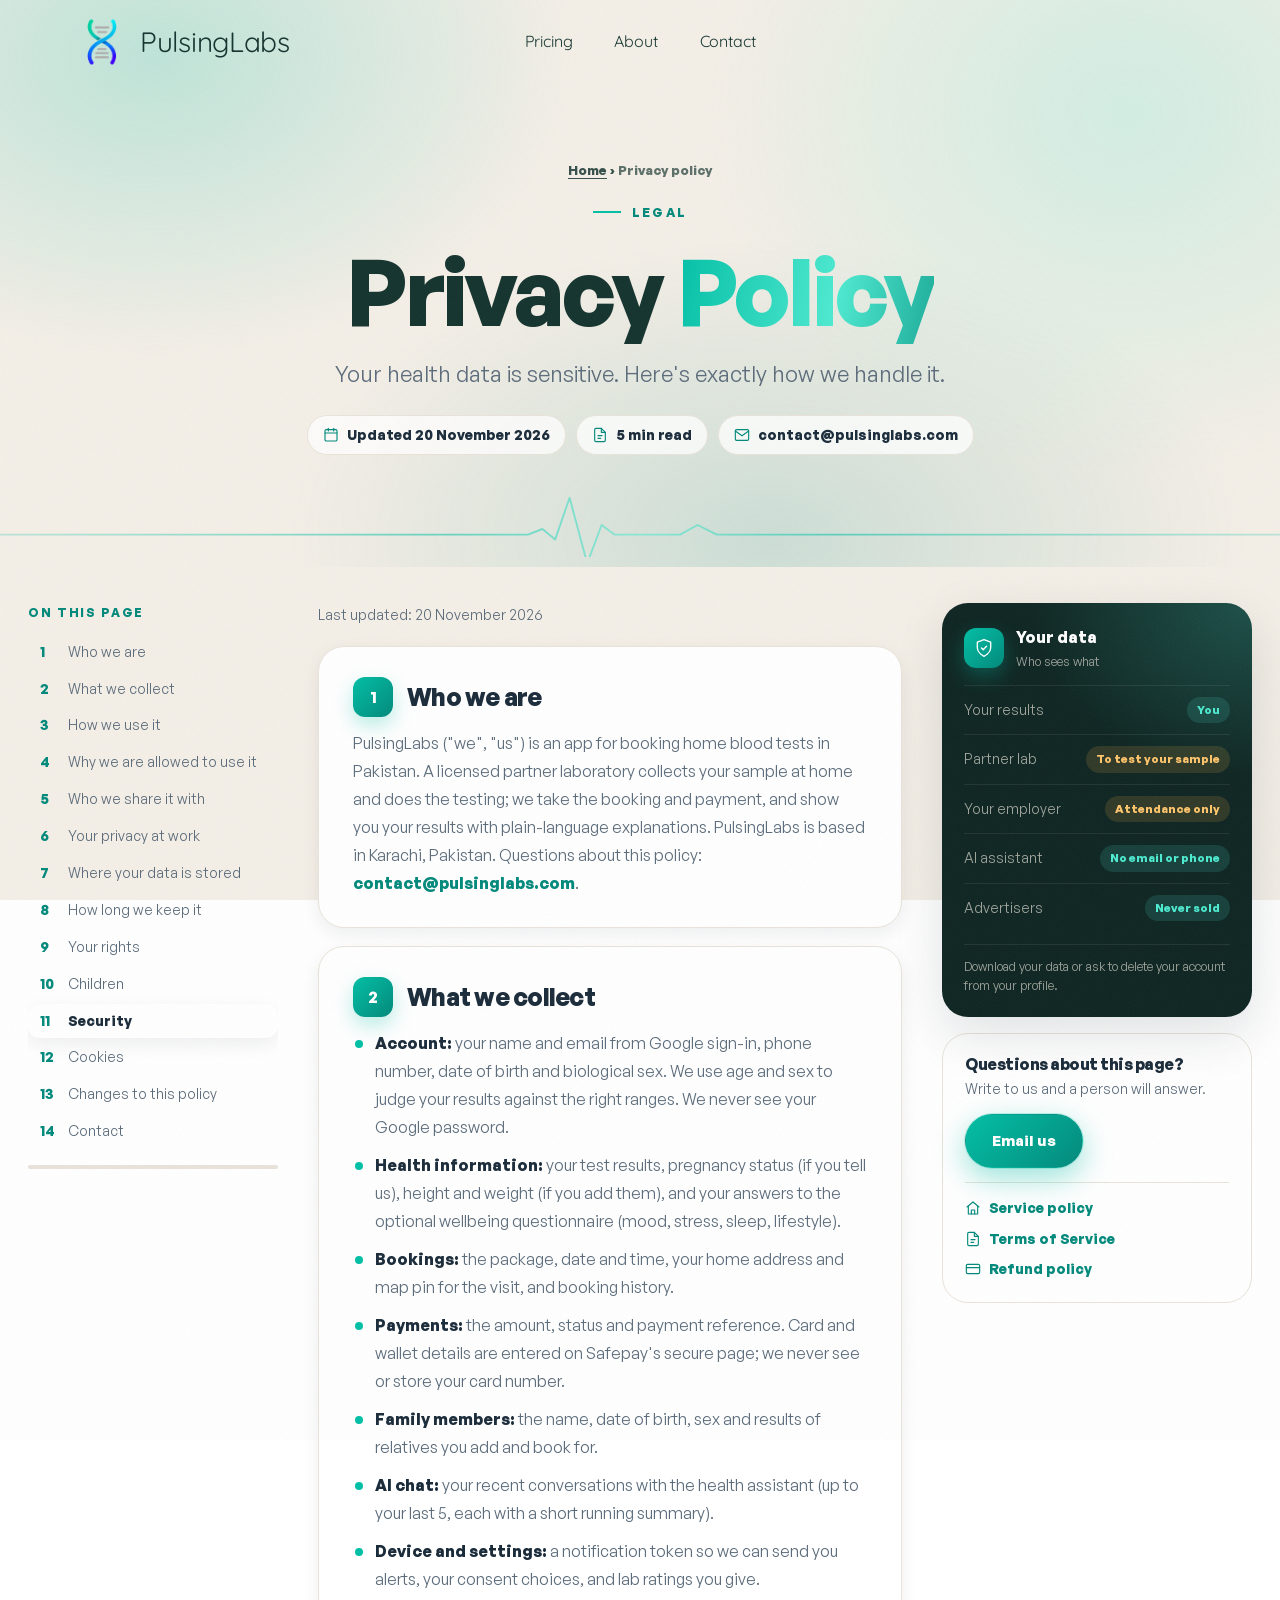
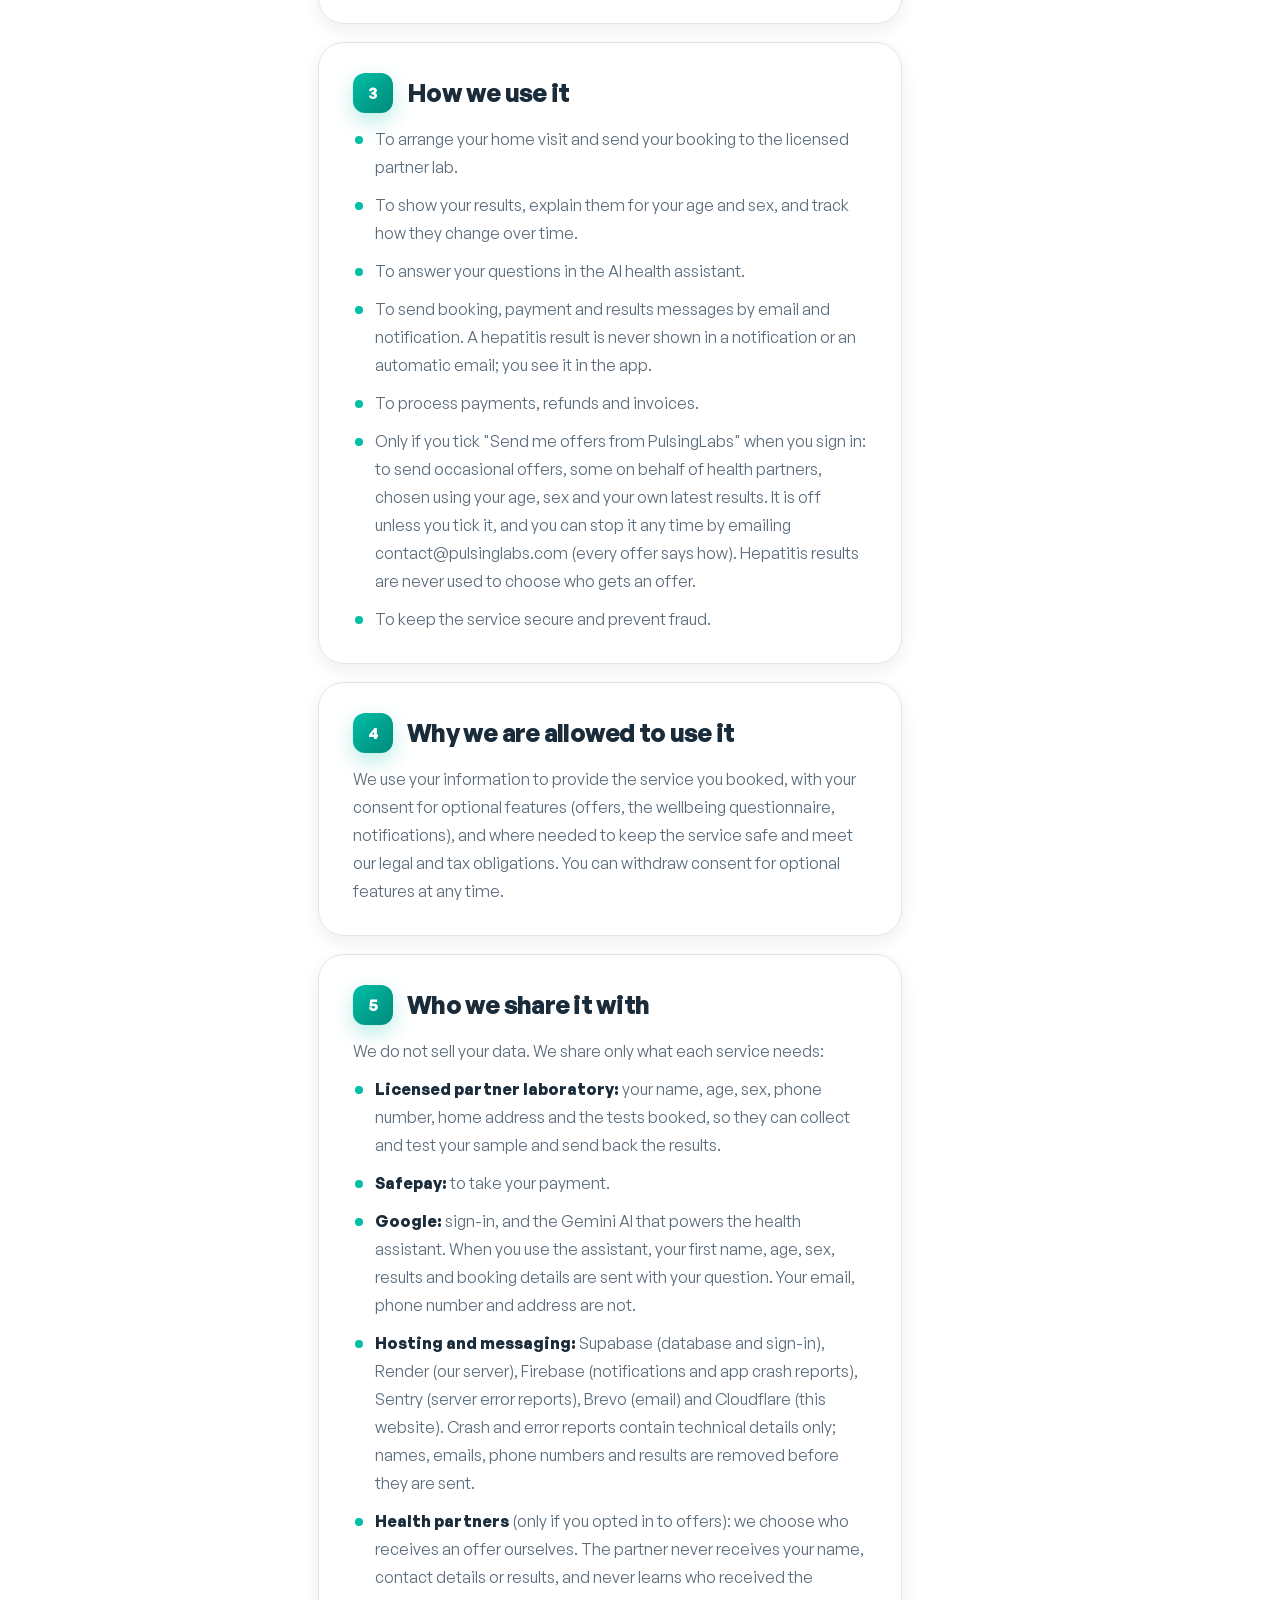
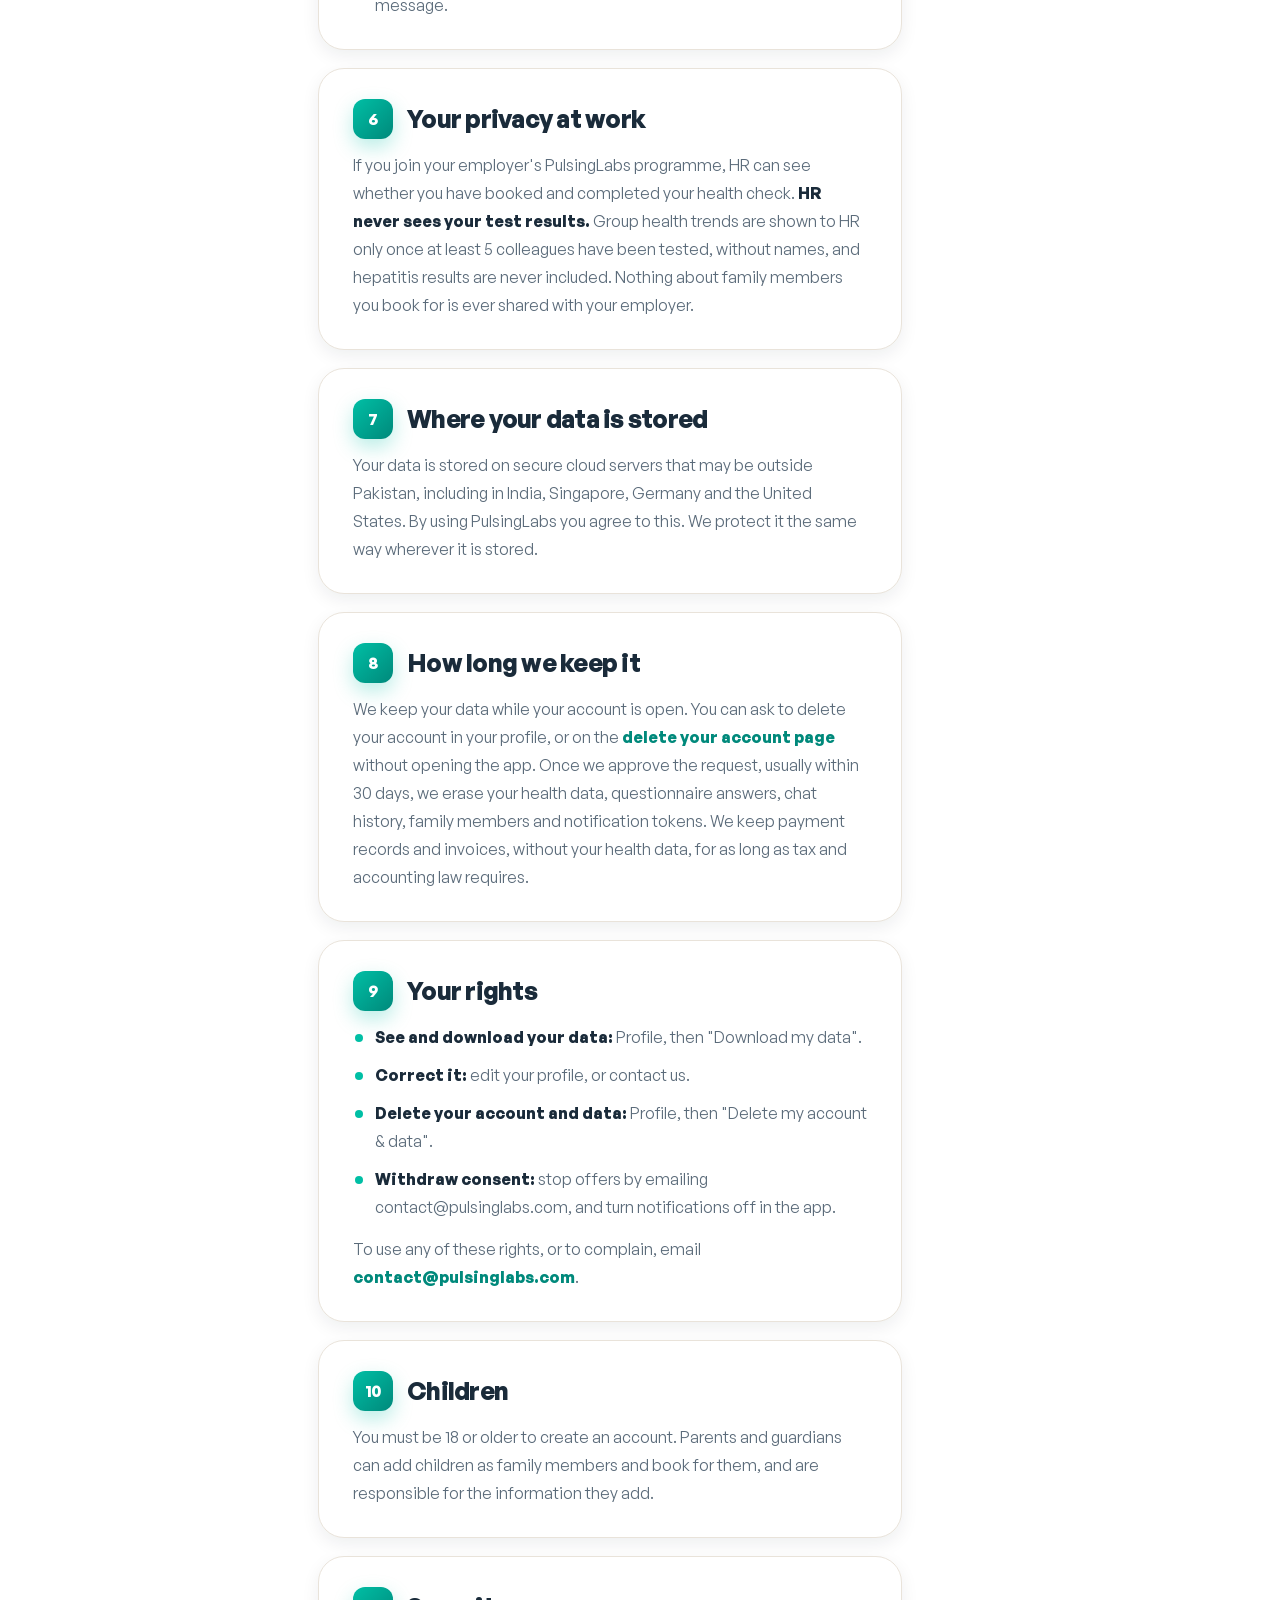
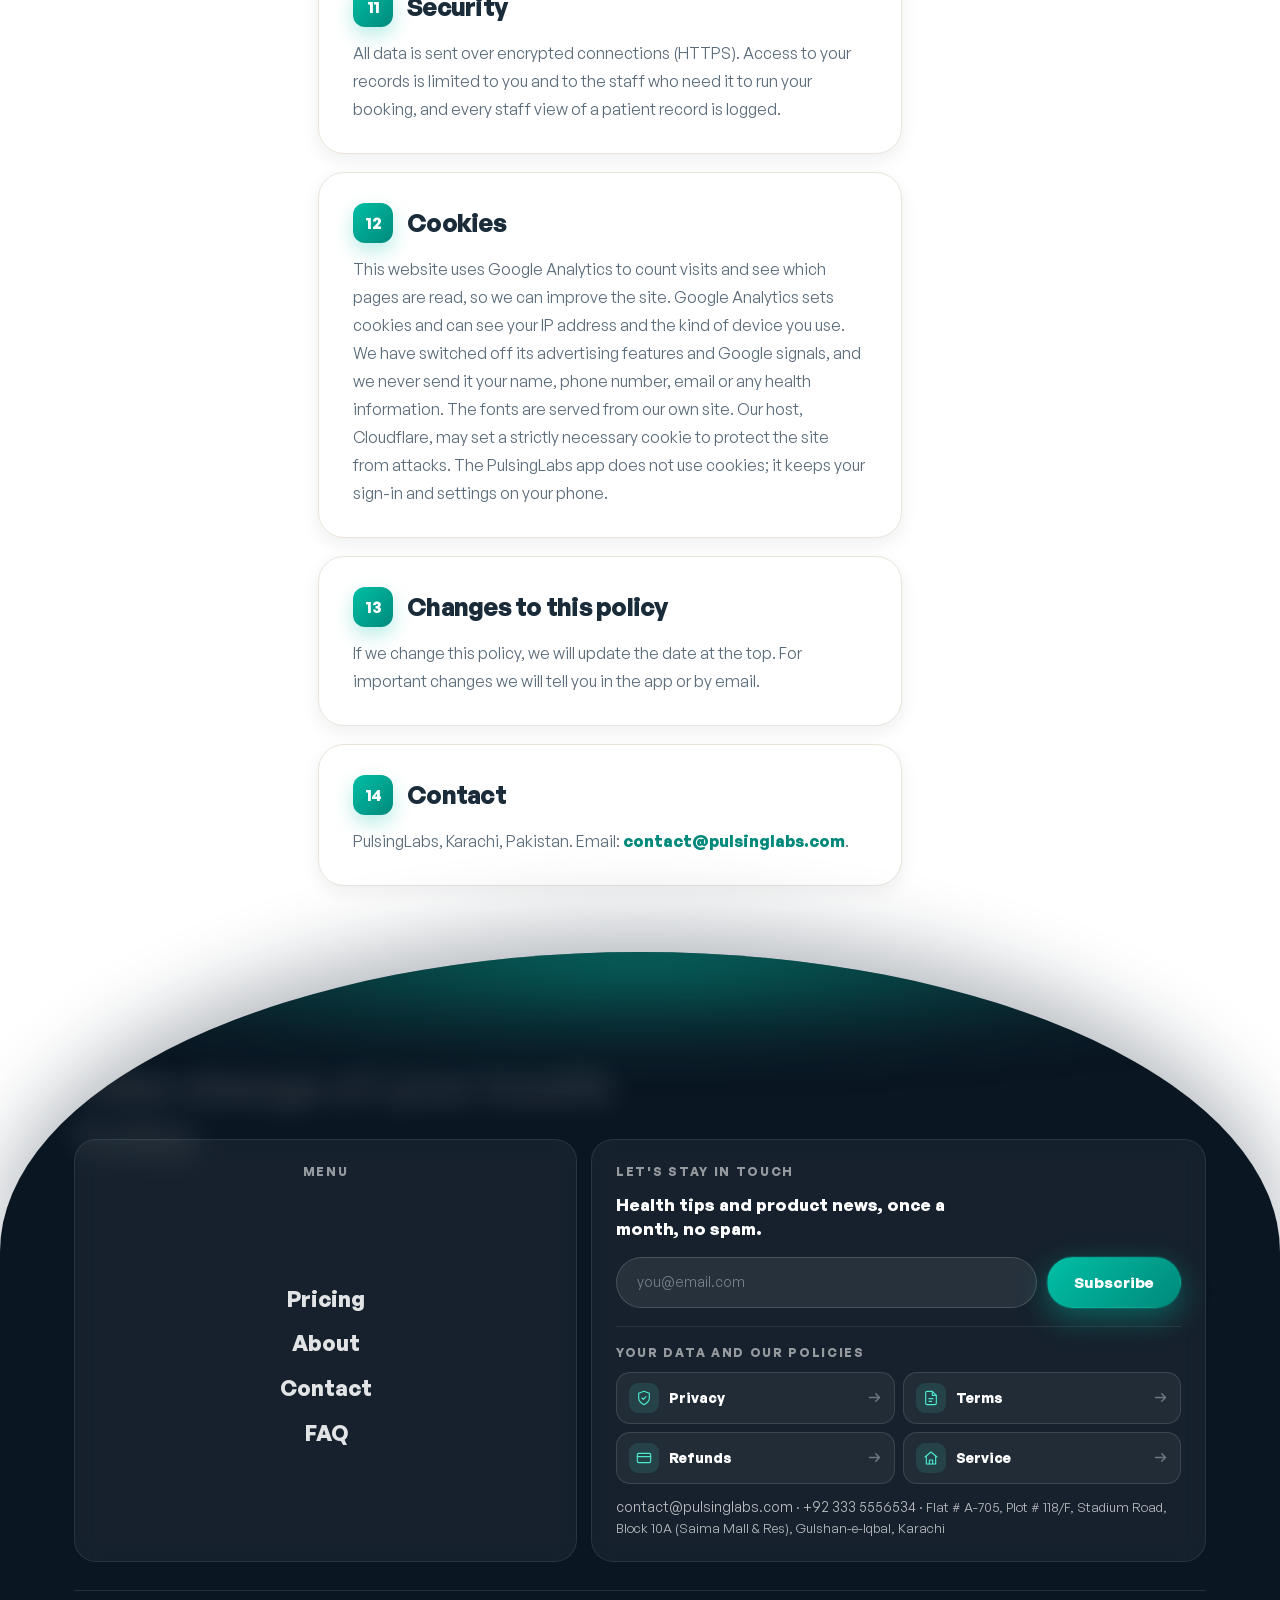
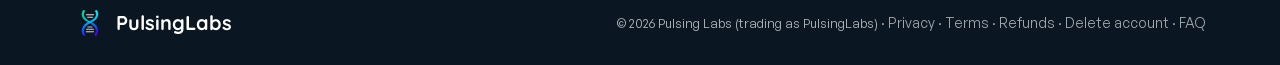
<file: privacy.html>
<!DOCTYPE html>
<html lang="en">
<head>
  <meta charset="UTF-8" />
  <meta name="viewport" content="width=device-width, initial-scale=1.0" />
  <meta name="theme-color" content="#F4EFE7" id="themeColorMeta" />
  <title>Privacy Policy | PulsingLabs</title>
  <meta name="description" content="How PulsingLabs collects, uses, stores and protects your health data, who processes it, what HR can see, and how to export or delete your data." />
  <link rel="canonical" href="https://pulsinglabs.com/privacy" />
  <meta property="og:url" content="https://pulsinglabs.com/privacy" />
  <meta property="og:type" content="website" />
  <meta property="og:site_name" content="PulsingLabs" />
  <meta property="og:title" content="Privacy Policy | PulsingLabs" />
  <meta property="og:description" content="How PulsingLabs collects, uses, stores and protects your health data, who processes it, what HR can see, and how to export or delete your data." />
  <meta property="og:image" content="https://pulsinglabs.com/og-image.png" />
  <meta property="og:image:width" content="1774" />
  <meta property="og:image:height" content="887" />
  <meta property="og:image:alt" content="PulsingLabs: blood tests at home in Karachi, results explained" />
  <meta name="twitter:card" content="summary_large_image" />
  <meta name="twitter:title" content="Privacy Policy | PulsingLabs" />
  <meta name="twitter:description" content="How PulsingLabs collects, uses, stores and protects your health data, who processes it, what HR can see, and how to export or delete your data." />
  <meta name="twitter:image" content="https://pulsinglabs.com/og-image.png" />
  <link rel="preload" href="assets/fonts/general-sans-700.woff2" as="font" type="font/woff2" crossorigin />
  <link rel="preload" href="assets/fonts/general-sans-400.woff2" as="font" type="font/woff2" crossorigin />
  <link rel="stylesheet" href="assets/style.css?v=176" />
  <link rel="icon" type="image/png" href="assets/img/favicon.png" />
  <script type="application/ld+json">{"@context":"https://schema.org","@graph":[{"@type":"BreadcrumbList","itemListElement":[{"@type":"ListItem","position":1,"name":"Home","item":"https://pulsinglabs.com/"},{"@type":"ListItem","position":2,"name":"Privacy policy","item":"https://pulsinglabs.com/privacy"}]}]}</script>
</head>
<body>
  <div id="site-header"></div>

  <!-- ============ PAGE HERO (cream) ============ -->
  <section class="page-hero s-cream legal-hero">
    <div class="wrap page-enter">
      <nav class="crumbs" aria-label="Breadcrumb"><a href="/">Home</a> › <span aria-current="page">Privacy policy</span></nav>
      <span class="eyebrow" data-i18n="pg.priv.eyebrow">Legal</span>
      <h1 data-i18n-html="pg.priv.h1">Privacy <span class="grad-text">Policy</span></h1>
      <p class="lead" data-i18n="pg.priv.lead">Your health data is sensitive. Here's exactly how we handle it.</p>
      <div class="legal-meta"><span class="pill"><span data-icon="calendar"></span>Updated 20 November 2026</span><span class="pill"><span data-icon="file"></span><span data-read-time>Plain English</span></span><span class="pill"><span data-icon="mail"></span>contact@pulsinglabs.com</span></div>
    </div>
    <svg class="hero-ecg" viewBox="0 0 2400 80" preserveAspectRatio="xMidYMax slice" aria-hidden="true"><defs><linearGradient id="ecgGrad" x1="0" x2="1"><stop offset="0" stop-color="#00BFA5" stop-opacity="0"/><stop offset=".4" stop-color="#00BFA5"/><stop offset=".5" stop-color="#4DEAD0"/><stop offset=".6" stop-color="#00BFA5"/><stop offset="1" stop-color="#00BFA5" stop-opacity="0"/></linearGradient></defs><path pathLength="1" d="M0 52 H1060 l18 -7 16 13 18 -52 22 82 18 -48 16 12 H1250 l22 -12 24 12 H2400"/></svg>
  </section>

  <!-- ============ POLICY BODY (white) ============ -->
  <section class="legal-shell">
    <div class="legal-grid">
      <aside class="legal-toc" aria-label="On this page"><span class="legal-toc-h">On this page</span><ol id="legalToc"></ol><div class="legal-progress" aria-hidden="true"><span></span></div></aside>
      <article class="legal">
      <p class="updated">Last updated: 20 November 2026</p>

      <h2>1. Who we are</h2>
      <p>PulsingLabs ("we", "us") is an app for booking home blood tests in Pakistan. A licensed partner laboratory collects your sample at home and does the testing; we take the booking and payment, and show you your results with plain-language explanations. PulsingLabs is based in Karachi, Pakistan. Questions about this policy: <a href="mailto:contact@pulsinglabs.com">contact@pulsinglabs.com</a>.</p>

      <h2>2. What we collect</h2>
      <ul>
        <li><strong>Account:</strong> your name and email from Google sign-in, phone number, date of birth and biological sex. We use age and sex to judge your results against the right ranges. We never see your Google password.</li>
        <li><strong>Health information:</strong> your test results, pregnancy status (if you tell us), height and weight (if you add them), and your answers to the optional wellbeing questionnaire (mood, stress, sleep, lifestyle).</li>
        <li><strong>Bookings:</strong> the package, date and time, your home address and map pin for the visit, and booking history.</li>
        <li><strong>Payments:</strong> the amount, status and payment reference. Card and wallet details are entered on Safepay's secure page; we never see or store your card number.</li>
        <li><strong>Family members:</strong> the name, date of birth, sex and results of relatives you add and book for.</li>
        <li><strong>AI chat:</strong> your recent conversations with the health assistant (up to your last 5, each with a short running summary).</li>
        <li><strong>Device and settings:</strong> a notification token so we can send you alerts, your consent choices, and lab ratings you give.</li>
      </ul>

      <h2>3. How we use it</h2>
      <ul>
        <li>To arrange your home visit and send your booking to the licensed partner lab.</li>
        <li>To show your results, explain them for your age and sex, and track how they change over time.</li>
        <li>To answer your questions in the AI health assistant.</li>
        <li>To send booking, payment and results messages by email and notification. A hepatitis result is never shown in a notification or an automatic email; you see it in the app.</li>
        <li>To process payments, refunds and invoices.</li>
        <li>Only if you tick "Send me offers from PulsingLabs" when you sign in: to send occasional offers, some on behalf of health partners, chosen using your age, sex and your own latest results. It is off unless you tick it, and you can stop it any time by emailing contact@pulsinglabs.com (every offer says how). Hepatitis results are never used to choose who gets an offer.</li>
        <li>To keep the service secure and prevent fraud.</li>
      </ul>

      <h2>4. Why we are allowed to use it</h2>
      <p>We use your information to provide the service you booked, with your consent for optional features (offers, the wellbeing questionnaire, notifications), and where needed to keep the service safe and meet our legal and tax obligations. You can withdraw consent for optional features at any time.</p>

      <h2>5. Who we share it with</h2>
      <p>We do not sell your data. We share only what each service needs:</p>
      <ul>
        <li><strong>Licensed partner laboratory:</strong> your name, age, sex, phone number, home address and the tests booked, so they can collect and test your sample and send back the results.</li>
        <li><strong>Safepay:</strong> to take your payment.</li>
        <li><strong>Google:</strong> sign-in, and the Gemini AI that powers the health assistant. When you use the assistant, your first name, age, sex, results and booking details are sent with your question. Your email, phone number and address are not.</li>
        <li><strong>Hosting and messaging:</strong> Supabase (database and sign-in), Render (our server), Firebase (notifications and app crash reports), Sentry (server error reports), Brevo (email) and Cloudflare (this website). Crash and error reports contain technical details only; names, emails, phone numbers and results are removed before they are sent.</li>
        <li><strong>Health partners</strong> (only if you opted in to offers): we choose who receives an offer ourselves. The partner never receives your name, contact details or results, and never learns who received the message.</li>
      </ul>

      <h2>6. Your privacy at work</h2>
      <p>If you join your employer's PulsingLabs programme, HR can see whether you have booked and completed your health check. <strong>HR never sees your test results.</strong> Group health trends are shown to HR only once at least 5 colleagues have been tested, without names, and hepatitis results are never included. Nothing about family members you book for is ever shared with your employer.</p>

      <h2>7. Where your data is stored</h2>
      <p>Your data is stored on secure cloud servers that may be outside Pakistan, including in India, Singapore, Germany and the United States. By using PulsingLabs you agree to this. We protect it the same way wherever it is stored.</p>

      <h2>8. How long we keep it</h2>
      <p>We keep your data while your account is open. You can ask to delete your account in your profile, or on the <a href="/delete-account">delete your account page</a> without opening the app. Once we approve the request, usually within 30 days, we erase your health data, questionnaire answers, chat history, family members and notification tokens. We keep payment records and invoices, without your health data, for as long as tax and accounting law requires.</p>

      <h2>9. Your rights</h2>
      <ul>
        <li><strong>See and download your data:</strong> Profile, then "Download my data".</li>
        <li><strong>Correct it:</strong> edit your profile, or contact us.</li>
        <li><strong>Delete your account and data:</strong> Profile, then "Delete my account &amp; data".</li>
        <li><strong>Withdraw consent:</strong> stop offers by emailing contact@pulsinglabs.com, and turn notifications off in the app.</li>
      </ul>
      <p>To use any of these rights, or to complain, email <a href="mailto:contact@pulsinglabs.com">contact@pulsinglabs.com</a>.</p>

      <h2>10. Children</h2>
      <p>You must be 18 or older to create an account. Parents and guardians can add children as family members and book for them, and are responsible for the information they add.</p>

      <h2>11. Security</h2>
      <p>All data is sent over encrypted connections (HTTPS). Access to your records is limited to you and to the staff who need it to run your booking, and every staff view of a patient record is logged.</p>

      <h2 id="cookies">12. Cookies</h2>
      <p>This website uses Google Analytics to count visits and see which pages are read, so we can improve the site. Google Analytics sets cookies and can see your IP address and the kind of device you use. We have switched off its advertising features and Google signals, and we never send it your name, phone number, email or any health information. The fonts are served from our own site. Our host, Cloudflare, may set a strictly necessary cookie to protect the site from attacks. The PulsingLabs app does not use cookies; it keeps your sign-in and settings on your phone.</p>

      <h2>13. Changes to this policy</h2>
      <p>If we change this policy, we will update the date at the top. For important changes we will tell you in the app or by email.</p>

      <h2>14. Contact</h2>
      <p>PulsingLabs, Karachi, Pakistan. Email: <a href="mailto:contact@pulsinglabs.com">contact@pulsinglabs.com</a>.</p>
      </article>
      <aside class="legal-side">
        <div class="legal-ui"><div class="lu-head"><span class="lu-ic" data-icon="shieldcheck"></span><span><b>Your data</b><small>Who sees what</small></span></div><div class="lu-row"><span>Your results</span><span class="lu-pill ok">You</span></div><div class="lu-row"><span>Partner lab</span><span class="lu-pill mid">To test your sample</span></div><div class="lu-row"><span>Your employer</span><span class="lu-pill mid">Attendance only</span></div><div class="lu-row"><span>AI assistant</span><span class="lu-pill ok">No email or phone</span></div><div class="lu-row"><span>Advertisers</span><span class="lu-pill ok">Never sold</span></div><p class="lu-foot">Download your data or ask to delete your account from your profile.</p></div>
        <div class="legal-help"><h3>Questions about this page?</h3><p>Write to us and a person will answer.</p><a class="btn btn-primary" href="mailto:contact@pulsinglabs.com">Email us</a><div class="also"><a href="/refunds#service-policy"><span data-icon="home"></span>Service policy</a><a href="/terms"><span data-icon="file"></span>Terms of Service</a><a href="/refunds"><span data-icon="card"></span>Refund policy</a></div></div>
      </aside>
    </div>
  </section>

  <div id="site-footer"><nav aria-label="Site pages"><p><a href="/">Home</a> · <a href="/pricing">Pricing</a> · <a href="/faq">FAQ</a> · <a href="/features">Features</a> · <a href="/business">For business</a> · <a href="/about">About</a> · <a href="/contact">Contact</a> · <a href="/refunds#service-policy">Service policy</a> · <a href="/refunds">Refund policy</a> · <a href="/privacy">Privacy policy</a> · <a href="/terms">Terms</a></p><p>PulsingLabs · Blood tests at home in Karachi · <a href="mailto:contact@pulsinglabs.com">contact@pulsinglabs.com</a></p></nav></div>
  <script src="assets/app.js?v=145"></script>
</body>
</html>
</file>
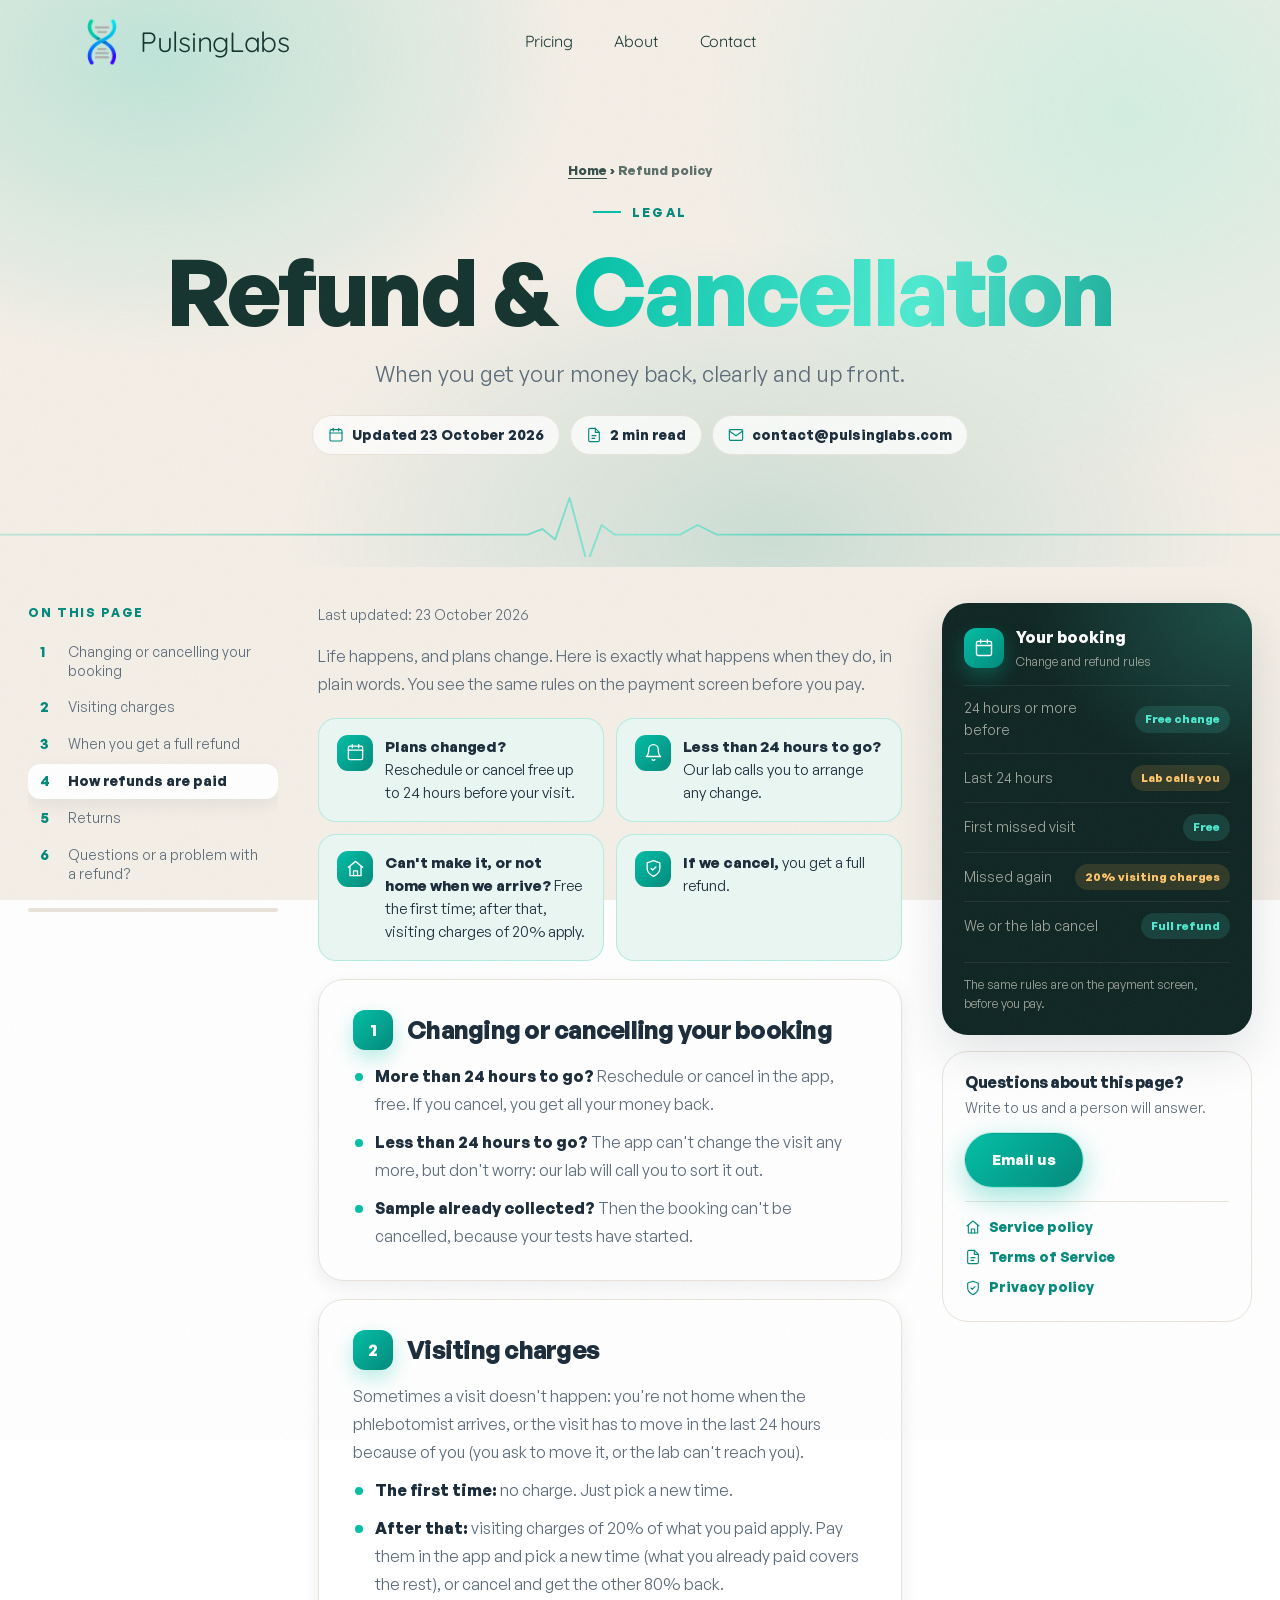
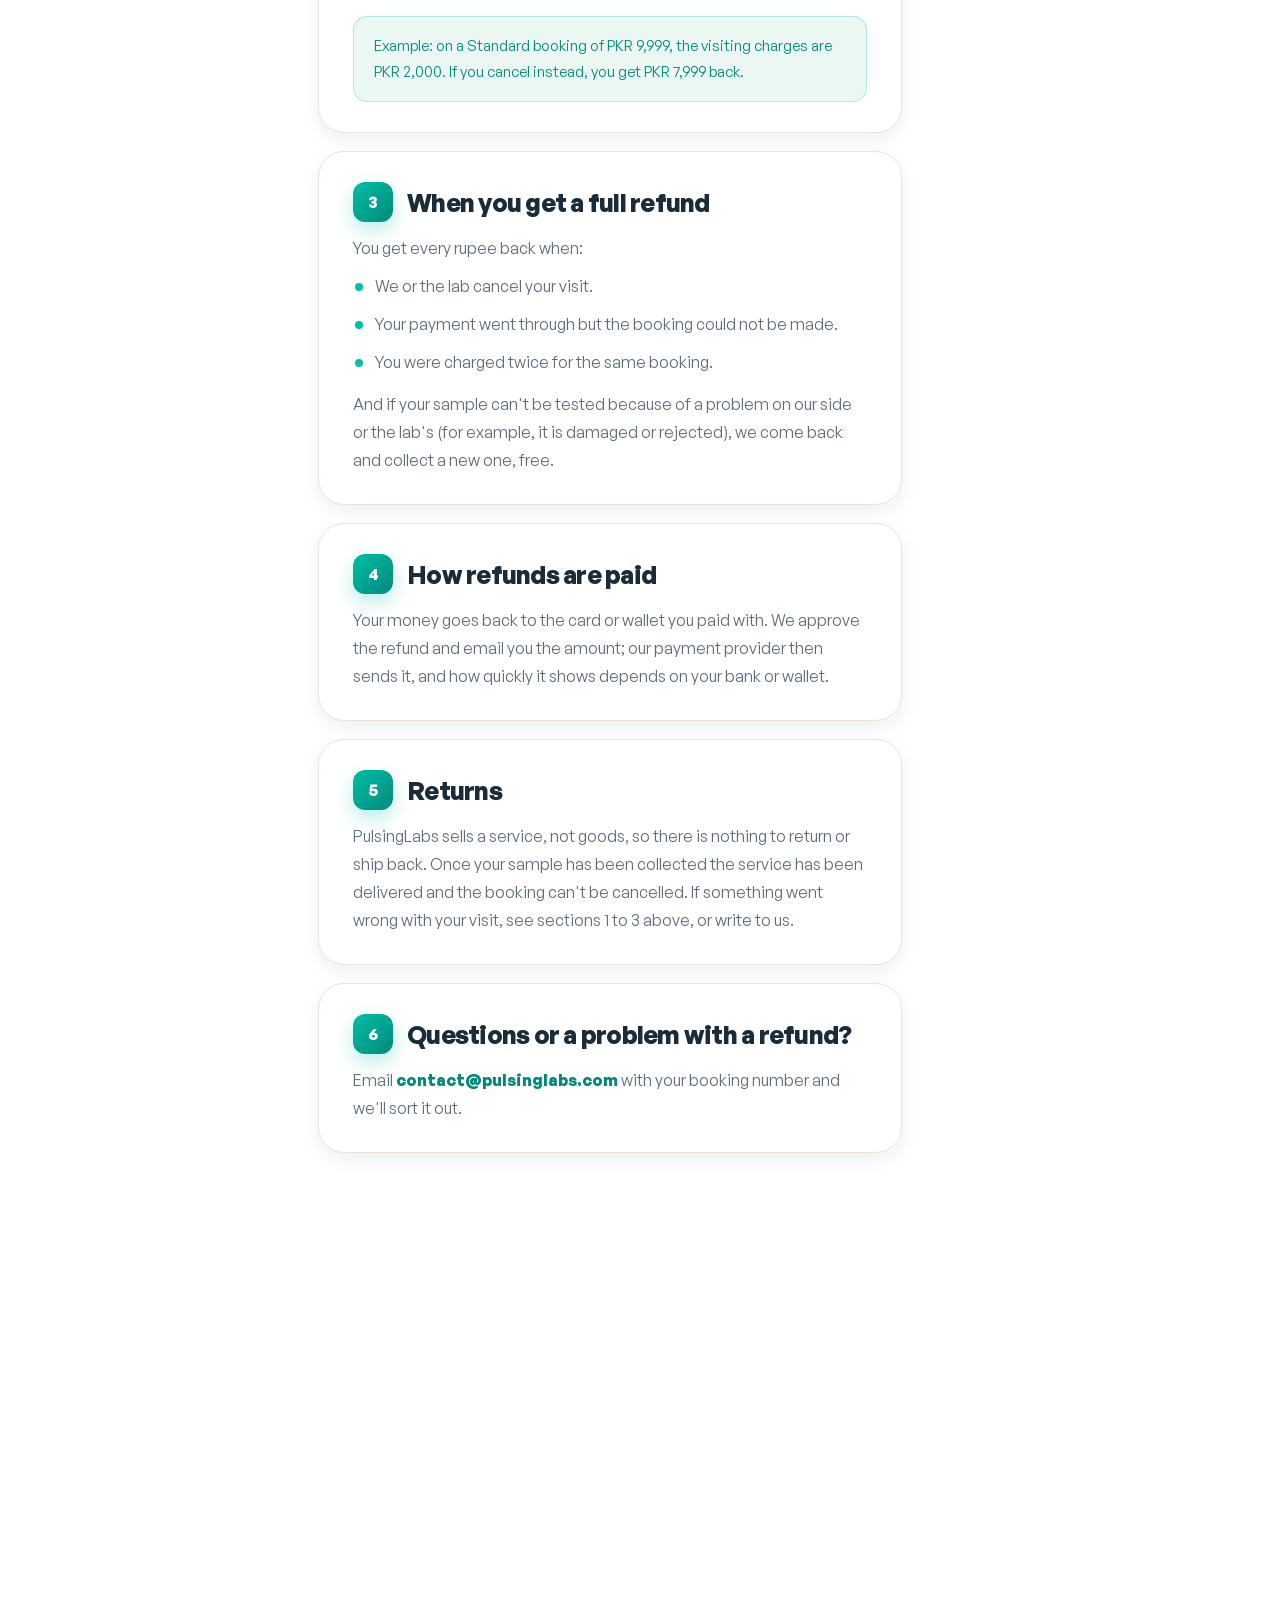
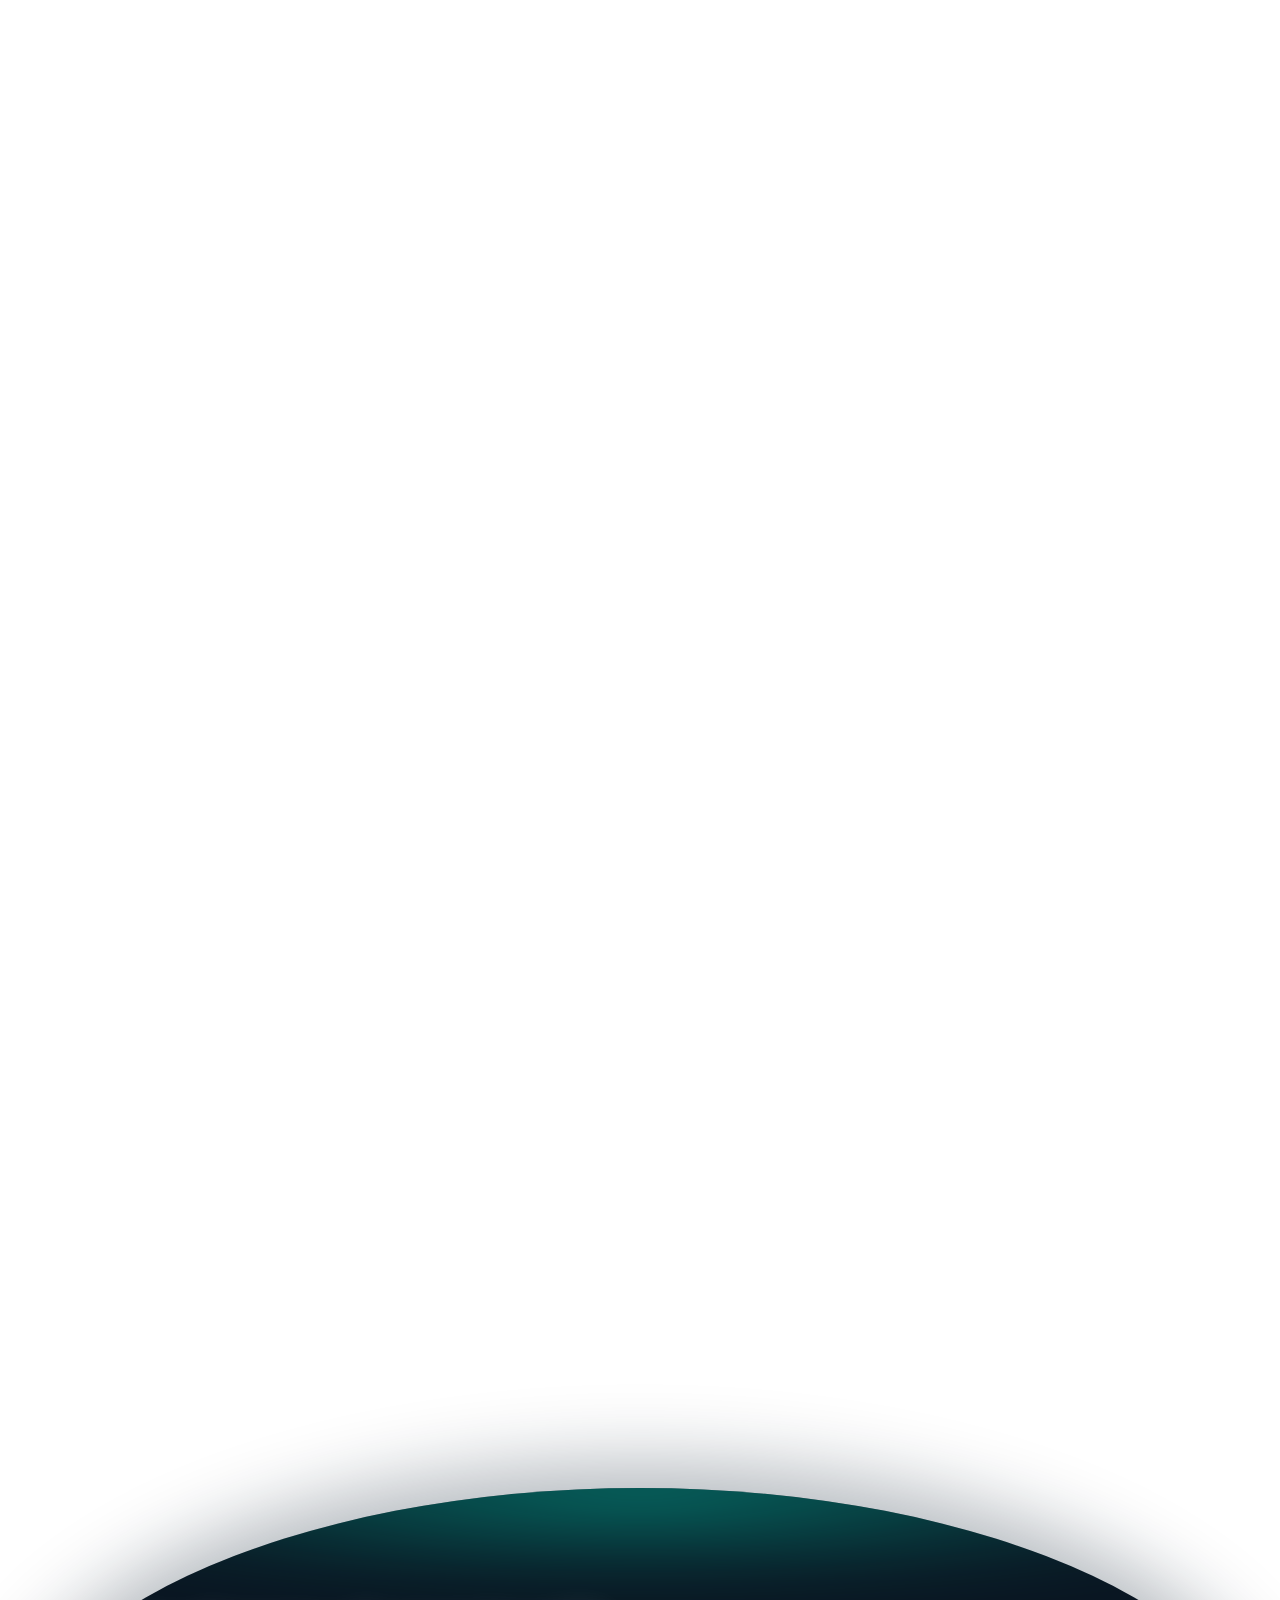
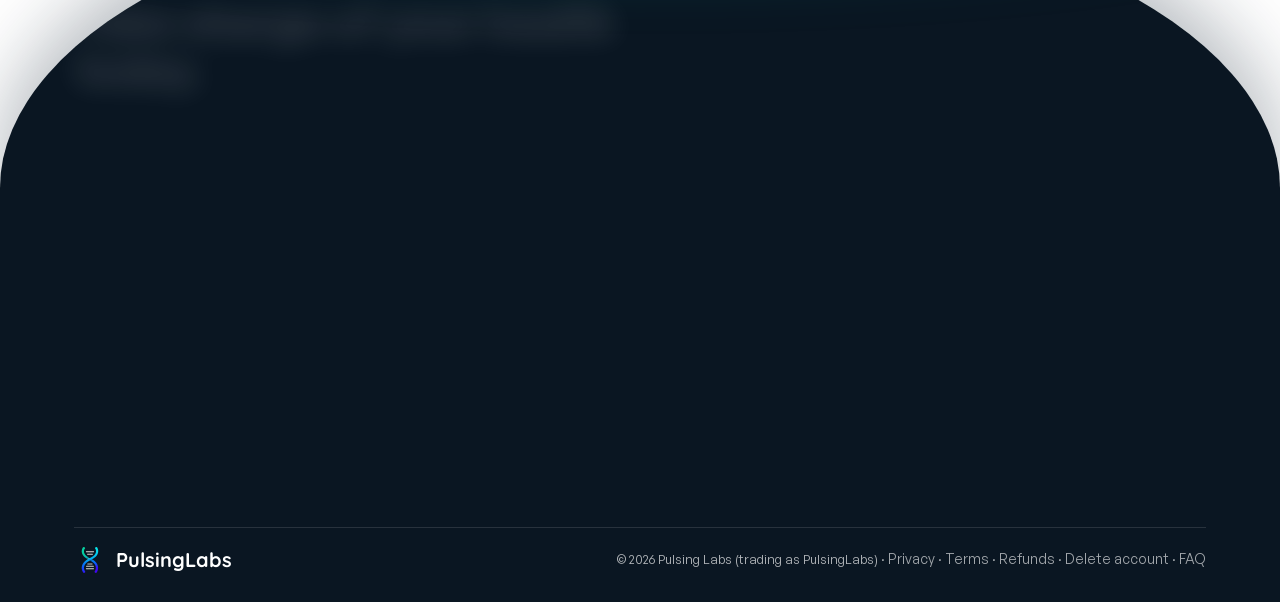
<file: refunds.html>
<!DOCTYPE html>
<html lang="en">
<head>
  <meta charset="UTF-8" />
  <meta name="viewport" content="width=device-width, initial-scale=1.0" />
  <meta name="theme-color" content="#F4EFE7" id="themeColorMeta" />
  <title>Refund &amp; Cancellation Policy | PulsingLabs</title>
  <meta name="description" content="When you can change or cancel a PulsingLabs home visit, how visiting charges work after a missed visit, and when and how you get your money back." />
  <link rel="canonical" href="https://pulsinglabs.com/refunds" />
  <meta property="og:url" content="https://pulsinglabs.com/refunds" />
  <meta property="og:type" content="website" />
  <meta property="og:site_name" content="PulsingLabs" />
  <meta property="og:title" content="Refund &amp; Cancellation Policy | PulsingLabs" />
  <meta property="og:description" content="When you can change or cancel a PulsingLabs home visit, how visiting charges work after a missed visit, and when and how you get your money back." />
  <meta property="og:image" content="https://pulsinglabs.com/og-image.png" />
  <meta property="og:image:width" content="1774" />
  <meta property="og:image:height" content="887" />
  <meta property="og:image:alt" content="PulsingLabs: blood tests at home in Karachi, results explained" />
  <meta name="twitter:card" content="summary_large_image" />
  <meta name="twitter:title" content="Refund &amp; Cancellation Policy | PulsingLabs" />
  <meta name="twitter:description" content="When you can change or cancel a PulsingLabs home visit, how visiting charges work after a missed visit, and when and how you get your money back." />
  <meta name="twitter:image" content="https://pulsinglabs.com/og-image.png" />
  <link rel="preload" href="assets/fonts/general-sans-700.woff2" as="font" type="font/woff2" crossorigin />
  <link rel="preload" href="assets/fonts/general-sans-400.woff2" as="font" type="font/woff2" crossorigin />
  <link rel="stylesheet" href="assets/style.css?v=176" />
  <link rel="icon" type="image/png" href="assets/img/favicon.png" />
  <script type="application/ld+json">{"@context":"https://schema.org","@graph":[{"@type":"BreadcrumbList","itemListElement":[{"@type":"ListItem","position":1,"name":"Home","item":"https://pulsinglabs.com/"},{"@type":"ListItem","position":2,"name":"Refund policy","item":"https://pulsinglabs.com/refunds"}]}]}</script>
</head>
<body>
  <div id="site-header"></div>

  <!-- ============ PAGE HERO (cream) ============ -->
  <section class="page-hero s-cream legal-hero">
    <div class="wrap page-enter">
      <nav class="crumbs" aria-label="Breadcrumb"><a href="/">Home</a> › <span aria-current="page">Refund policy</span></nav>
      <span class="eyebrow">Legal</span>
      <h1>Refund &amp; <span class="grad-text">Cancellation</span></h1>
      <p class="lead">When you get your money back, clearly and up front.</p>
      <div class="legal-meta"><span class="pill"><span data-icon="calendar"></span>Updated 23 October 2026</span><span class="pill"><span data-icon="file"></span><span data-read-time>Plain English</span></span><span class="pill"><span data-icon="mail"></span>contact@pulsinglabs.com</span></div>
    </div>
    <svg class="hero-ecg" viewBox="0 0 2400 80" preserveAspectRatio="xMidYMax slice" aria-hidden="true"><defs><linearGradient id="ecgGrad" x1="0" x2="1"><stop offset="0" stop-color="#00BFA5" stop-opacity="0"/><stop offset=".4" stop-color="#00BFA5"/><stop offset=".5" stop-color="#4DEAD0"/><stop offset=".6" stop-color="#00BFA5"/><stop offset="1" stop-color="#00BFA5" stop-opacity="0"/></linearGradient></defs><path pathLength="1" d="M0 52 H1060 l18 -7 16 13 18 -52 22 82 18 -48 16 12 H1250 l22 -12 24 12 H2400"/></svg>
  </section>

  <!-- ============ POLICY BODY (white) ============ -->
  <section class="legal-shell">
    <div class="legal-grid">
      <aside class="legal-toc" aria-label="On this page"><span class="legal-toc-h">On this page</span><ol id="legalToc"></ol><div class="legal-progress" aria-hidden="true"><span></span></div></aside>
      <article class="legal">
      <p class="updated">Last updated: 23 October 2026</p>

      <p>Life happens, and plans change. Here is exactly what happens when they do, in plain words. You see the same rules on the payment screen before you pay.</p>

      <div class="refund-quick" aria-label="In short">
        <div class="rq"><span data-icon="calendar"></span><p><strong>Plans changed?</strong> Reschedule or cancel free up to 24 hours before your visit.</p></div>
        <div class="rq"><span data-icon="bell"></span><p><strong>Less than 24 hours to go?</strong> Our lab calls you to arrange any change.</p></div>
        <div class="rq"><span data-icon="home"></span><p><strong>Can't make it, or not home when we arrive?</strong> Free the first time; after that, visiting charges of 20% apply.</p></div>
        <div class="rq"><span data-icon="shieldcheck"></span><p><strong>If we cancel,</strong> you get a full refund.</p></div>
      </div>

      <h2>1. Changing or cancelling your booking</h2>
      <ul>
        <li><strong>More than 24 hours to go?</strong> Reschedule or cancel in the app, free. If you cancel, you get all your money back.</li>
        <li><strong>Less than 24 hours to go?</strong> The app can't change the visit any more, but don't worry: our lab will call you to sort it out.</li>
        <li><strong>Sample already collected?</strong> Then the booking can't be cancelled, because your tests have started.</li>
      </ul>

      <h2>2. Visiting charges</h2>
      <p>Sometimes a visit doesn't happen: you're not home when the phlebotomist arrives, or the visit has to move in the last 24 hours because of you (you ask to move it, or the lab can't reach you).</p>
      <ul>
        <li><strong>The first time:</strong> no charge. Just pick a new time.</li>
        <li><strong>After that:</strong> visiting charges of 20% of what you paid apply. Pay them in the app and pick a new time (what you already paid covers the rest), or cancel and get the other 80% back.</li>
      </ul>
      <p class="note">Example: on a Standard booking of PKR 9,999, the visiting charges are PKR 2,000. If you cancel instead, you get PKR 7,999 back.</p>

      <h2>3. When you get a full refund</h2>
      <p>You get every rupee back when:</p>
      <ul>
        <li>We or the lab cancel your visit.</li>
        <li>Your payment went through but the booking could not be made.</li>
        <li>You were charged twice for the same booking.</li>
      </ul>
      <p>And if your sample can't be tested because of a problem on our side or the lab's (for example, it is damaged or rejected), we come back and collect a new one, free.</p>

      <h2>4. How refunds are paid</h2>
      <p>Your money goes back to the card or wallet you paid with. We approve the refund and email you the amount; our payment provider then sends it, and how quickly it shows depends on your bank or wallet.</p>

      <h2>5. Returns</h2>
      <p>PulsingLabs sells a service, not goods, so there is nothing to return or ship back. Once your sample has been collected the service has been delivered and the booking can't be cancelled. If something went wrong with your visit, see sections 1 to 3 above, or write to us.</p>

      <h2>6. Questions or a problem with a refund?</h2>
      <p>Email <a href="mailto:contact@pulsinglabs.com">contact@pulsinglabs.com</a> with your booking number and we'll sort it out.</p>
      </article>
      <aside class="legal-side">
        <div class="legal-ui"><div class="lu-head"><span class="lu-ic" data-icon="calendar"></span><span><b>Your booking</b><small>Change and refund rules</small></span></div><div class="lu-row"><span>24 hours or more before</span><span class="lu-pill ok">Free change</span></div><div class="lu-row"><span>Last 24 hours</span><span class="lu-pill mid">Lab calls you</span></div><div class="lu-row"><span>First missed visit</span><span class="lu-pill ok">Free</span></div><div class="lu-row"><span>Missed again</span><span class="lu-pill mid">20% visiting charges</span></div><div class="lu-row"><span>We or the lab cancel</span><span class="lu-pill ok">Full refund</span></div><p class="lu-foot">The same rules are on the payment screen, before you pay.</p></div>
        <div class="legal-help"><h3>Questions about this page?</h3><p>Write to us and a person will answer.</p><a class="btn btn-primary" href="mailto:contact@pulsinglabs.com">Email us</a><div class="also"><a href="/refunds#service-policy"><span data-icon="home"></span>Service policy</a><a href="/terms"><span data-icon="file"></span>Terms of Service</a><a href="/privacy"><span data-icon="shieldcheck"></span>Privacy policy</a></div></div>
      </aside>
    </div>
  </section>

  <!-- Service & delivery policy (PayFast KYC 2026-10-23). Moved here from How it works, which was retired 2026-11-15. -->
  <section class="hiw-sec s-cream" id="service-policy">
    <div class="wrap">
      <div class="sec-head reveal">
        <span class="eyebrow">Service, delivery &amp; shipping policy</span>
        <h2>What you get, and how it reaches you</h2>
        <p>PulsingLabs is a service, not a shop. We don't ship anything: we come to you, and your results come to your phone.</p>
      </div>
      <div class="pol-grid">
        <div class="pol-card wide reveal"><div class="pc-head"><span class="pc-ic" data-icon="lab"></span><h3>What we provide</h3><span class="pc-n">01</span></div>
          <p>Booking a blood test at home and understanding your results. Our partner laboratory collects your sample and does the testing; we take care of the booking and payment, and show your results in the app with plain-language explanations.</p>
          <ul><li><strong>Standard:</strong> PKR 9,999, 22 tests covering the essentials.</li><li><strong>Premium:</strong> PKR 19,999, 32 tests: everything in Standard plus more.</li></ul></div>
        <div class="pol-card wide reveal"><div class="pc-head"><span class="pc-ic" data-icon="lab"></span><h3>Our laboratory partner</h3><span class="pc-n">02</span></div>
          <p>Your samples are tested by <strong>Hopes Diagnostics</strong>, our partner laboratory. PulsingLabs is not a laboratory: we take the booking and the payment, and the laboratory does everything medical.</p>
          <ul><li><strong>Home collection:</strong> a phlebotomist from the laboratory visits at your booked time. At your door they scan the visit code shown in your app, so you know it is the right person.</li><li><strong>Testing:</strong> the laboratory tests your sample and issues your report.</li><li><strong>Checking the results:</strong> your report comes from the laboratory and is added to your account as the laboratory issued it. We then show each value against ranges for your age and sex, with a plain explanation. We do not change a value, and the app does not diagnose or prescribe.</li><li><strong>Payment to the laboratory:</strong> we pay the laboratory for a visit only after it has delivered the report.</li><li data-biz-wrap="labLicence"><strong>Laboratory licence:</strong> <span data-biz="labLicence"></span></li></ul></div>
        <div class="pol-card reveal"><div class="pc-head"><span class="pc-ic" data-icon="pin"></span><h3>Where we serve</h3><span class="pc-n">03</span></div>
          <p>Karachi, for now. We will add more cities and will update this page when we do.</p></div>

        <div class="pol-card reveal"><div class="pc-head"><span class="pc-ic" data-icon="card"></span><h3>Booking and payment</h3><span class="pc-n">04</span></div>
          <ul><li>You pay online in the app (card or wallet) before the visit.</li><li>The booking is confirmed only once the payment has gone through.</li><li>Prices are in Pakistani rupees, include the home visit, and are shown before you pay.</li></ul></div>
        <div class="pol-card accent reveal"><div class="pc-head"><span class="pc-ic" data-icon="home"></span><h3>Delivery and shipping: we come to you</h3><span class="pc-n">05</span></div>
          <p>There is no shipping: nothing is posted or couriered, and there are no delivery charges. The service is delivered at your home: a phlebotomist from our partner lab collects your sample at your booked time. Please be at the address you gave.</p></div>
        <div class="pol-card reveal"><div class="pc-head"><span class="pc-ic" data-icon="bell"></span><h3>Your results</h3><span class="pc-n">06</span></div>
          <p>Results come straight to the app, and we let you know when they're ready. You can download them at any time. If your sample can't be tested because of a problem on our side or the lab's, we collect a new one, free.</p></div>

        <div class="pol-card reveal"><div class="pc-head"><span class="pc-ic" data-icon="file"></span><h3>Your invoice</h3><span class="pc-n">07</span></div>
          <p>After you pay, we email you a receipt with your invoice attached. You can also open it in the app from your booking.</p></div>
        <div class="pol-card wide reveal"><div class="pc-head"><span class="pc-ic" data-icon="calendar"></span><h3>Changes, cancellations and refunds</h3><span class="pc-n">08</span></div>
          <ul><li><strong>24 hours or more before:</strong> reschedule or cancel in the app, free. Cancelling gives a full refund.</li><li><strong>In the last 24 hours:</strong> the app can't change it; our lab calls you to arrange any change.</li><li><strong>Missed visits:</strong> if the visit has to move because of you in those 24 hours, or you are not home when we arrive, the first time is free. After that, visiting charges of 20% of what you paid apply.</li></ul>
          <p style="margin-top:10px;">Full details: <a href="#legalToc">refund and cancellation policy</a> above.</p></div>

        <div class="pol-card reveal"><div class="pc-head"><span class="pc-ic" data-icon="shieldcheck"></span><h3>Your privacy</h3><span class="pc-n">09</span></div>
          <p>Your results are private to your account and never sold. If your employer runs a health programme, HR only sees whether you booked and completed your check-up, never your results. <a href="/privacy">Privacy policy</a>.</p></div>
        <div class="pol-card wide accent reveal"><div class="pc-head"><span class="pc-ic" data-icon="mail"></span><h3>Contact us</h3><span class="pc-n">10</span></div>
          <p>Questions about a booking, a visit or your results? Write to us and a person will answer.</p>
          <ul><li><strong>Email:</strong> <a href="mailto:contact@pulsinglabs.com">contact@pulsinglabs.com</a></li><li data-biz-wrap="phone"><strong>Phone:</strong> <a data-biz="phone"></a></li><li data-biz-wrap="address"><strong>Address:</strong> <span data-biz="address"></span></li></ul></div>
      </div>
      <p class="pol-meta">Last updated 29 October 2026 · See also our <a href="/terms" style="color:var(--teal-d);font-weight:700;">terms</a> and <a href="/privacy" style="color:var(--teal-d);font-weight:700;">privacy policy</a>.</p>
    </div>
  </section>

  <div id="site-footer"><nav aria-label="Site pages"><p><a href="/">Home</a> · <a href="/pricing">Pricing</a> · <a href="/faq">FAQ</a> · <a href="/features">Features</a> · <a href="/business">For business</a> · <a href="/about">About</a> · <a href="/contact">Contact</a> · <a href="/refunds#service-policy">Service policy</a> · <a href="/refunds">Refund policy</a> · <a href="/privacy">Privacy policy</a> · <a href="/terms">Terms</a></p><p>PulsingLabs · Blood tests at home in Karachi · <a href="mailto:contact@pulsinglabs.com">contact@pulsinglabs.com</a></p></nav></div>
  <script src="assets/app.js?v=145"></script>
</body>
</html>
</file>
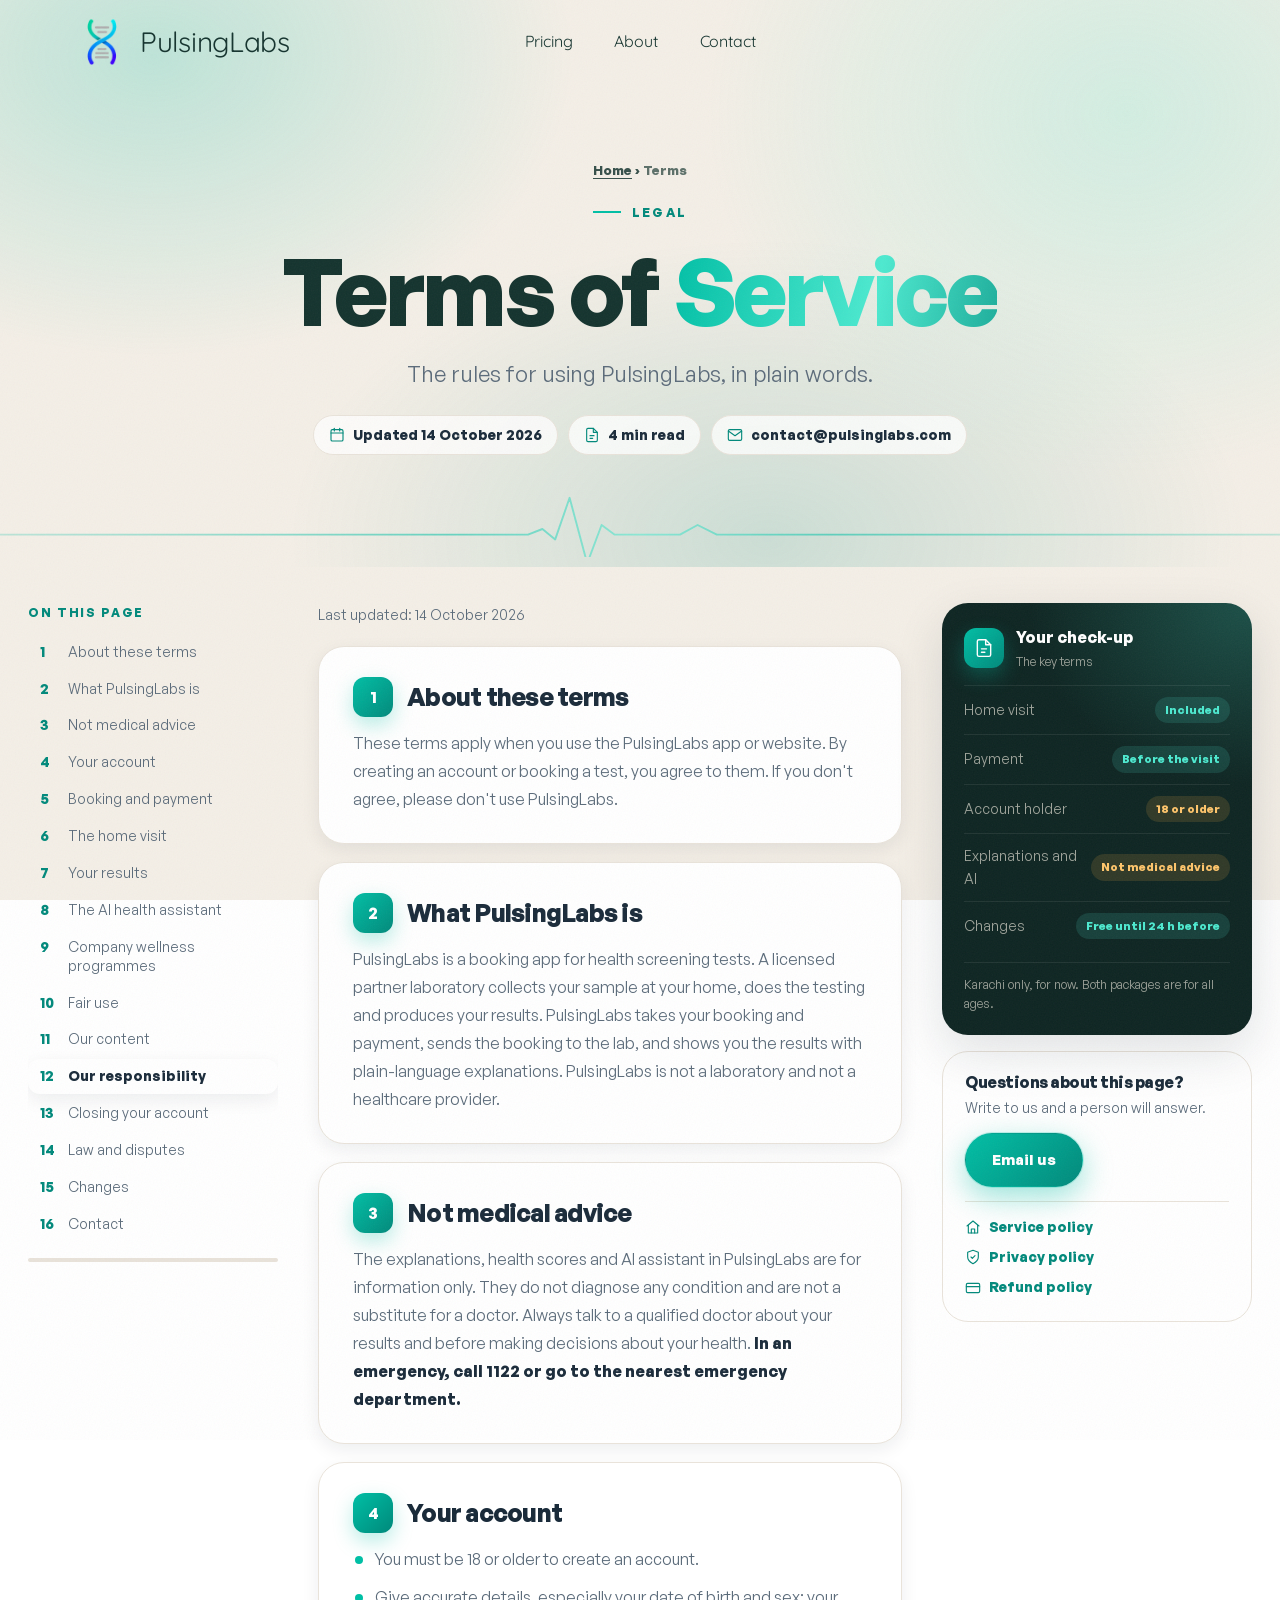
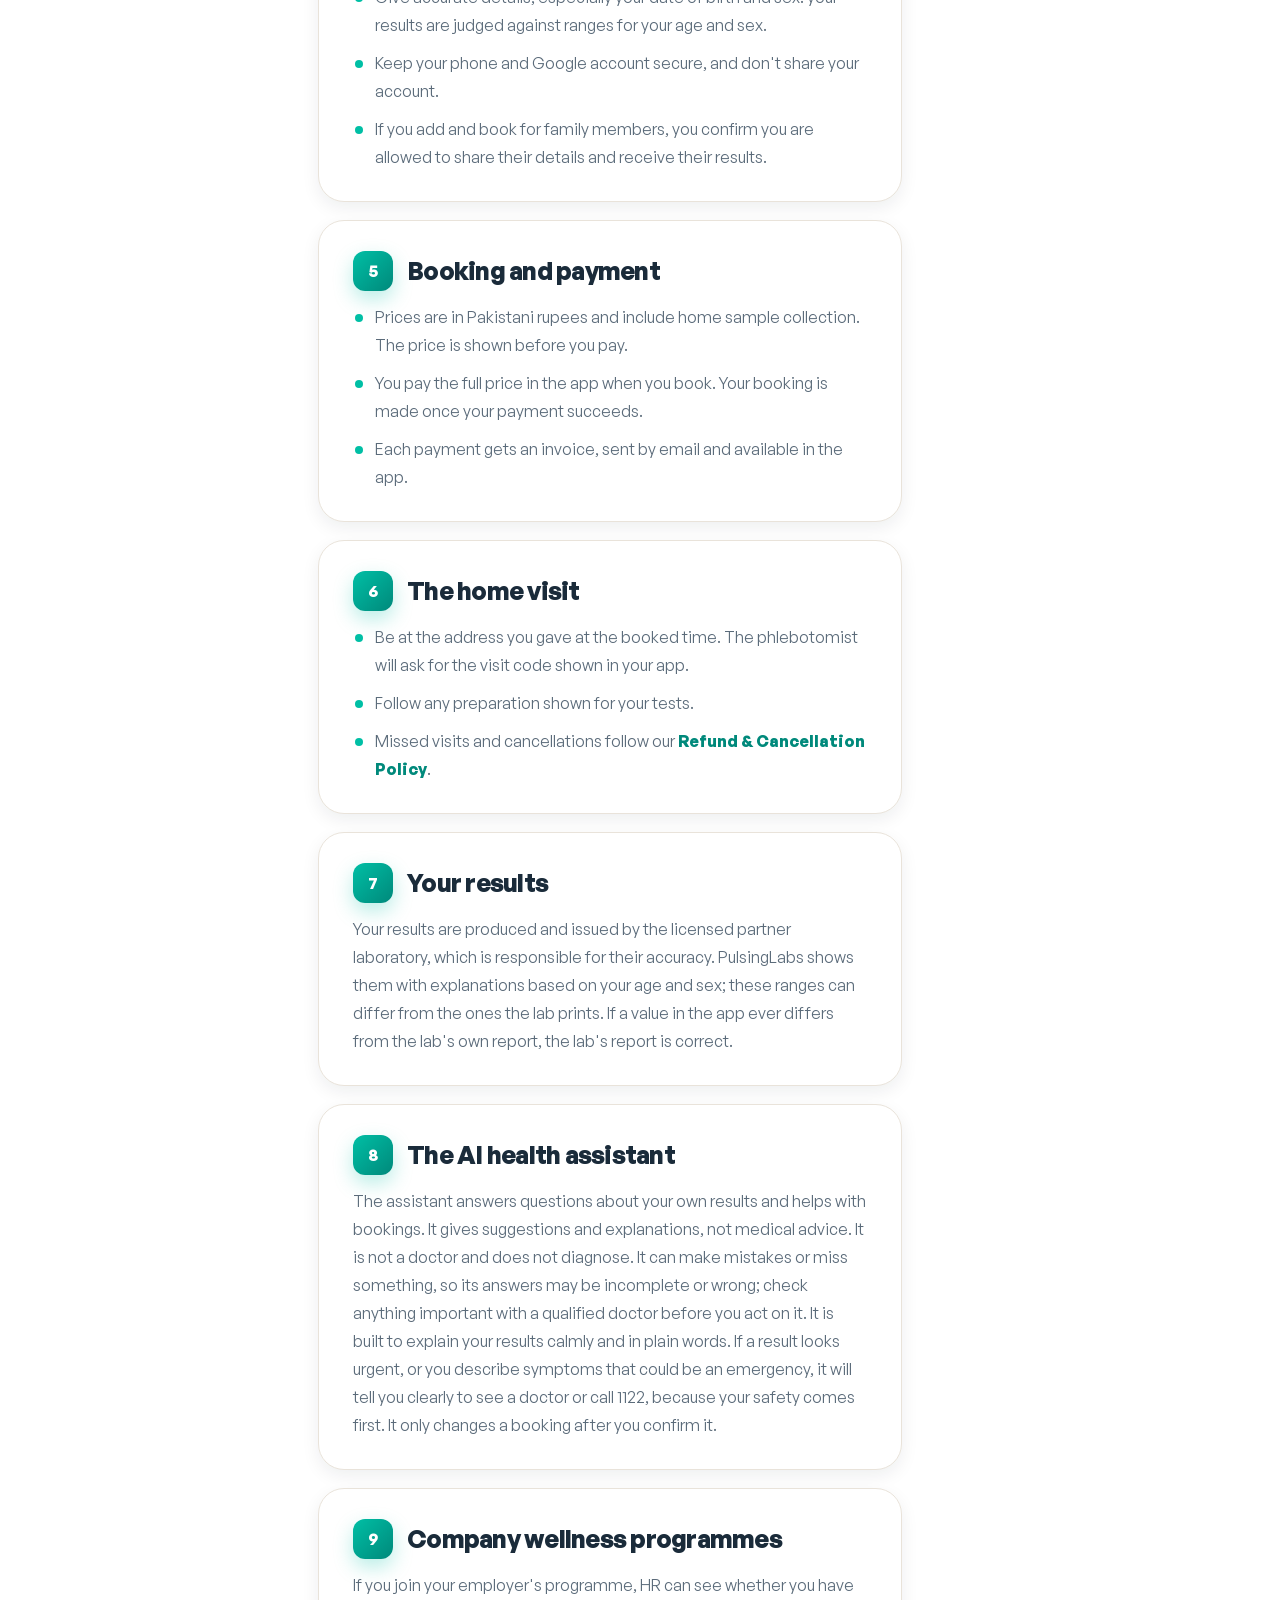
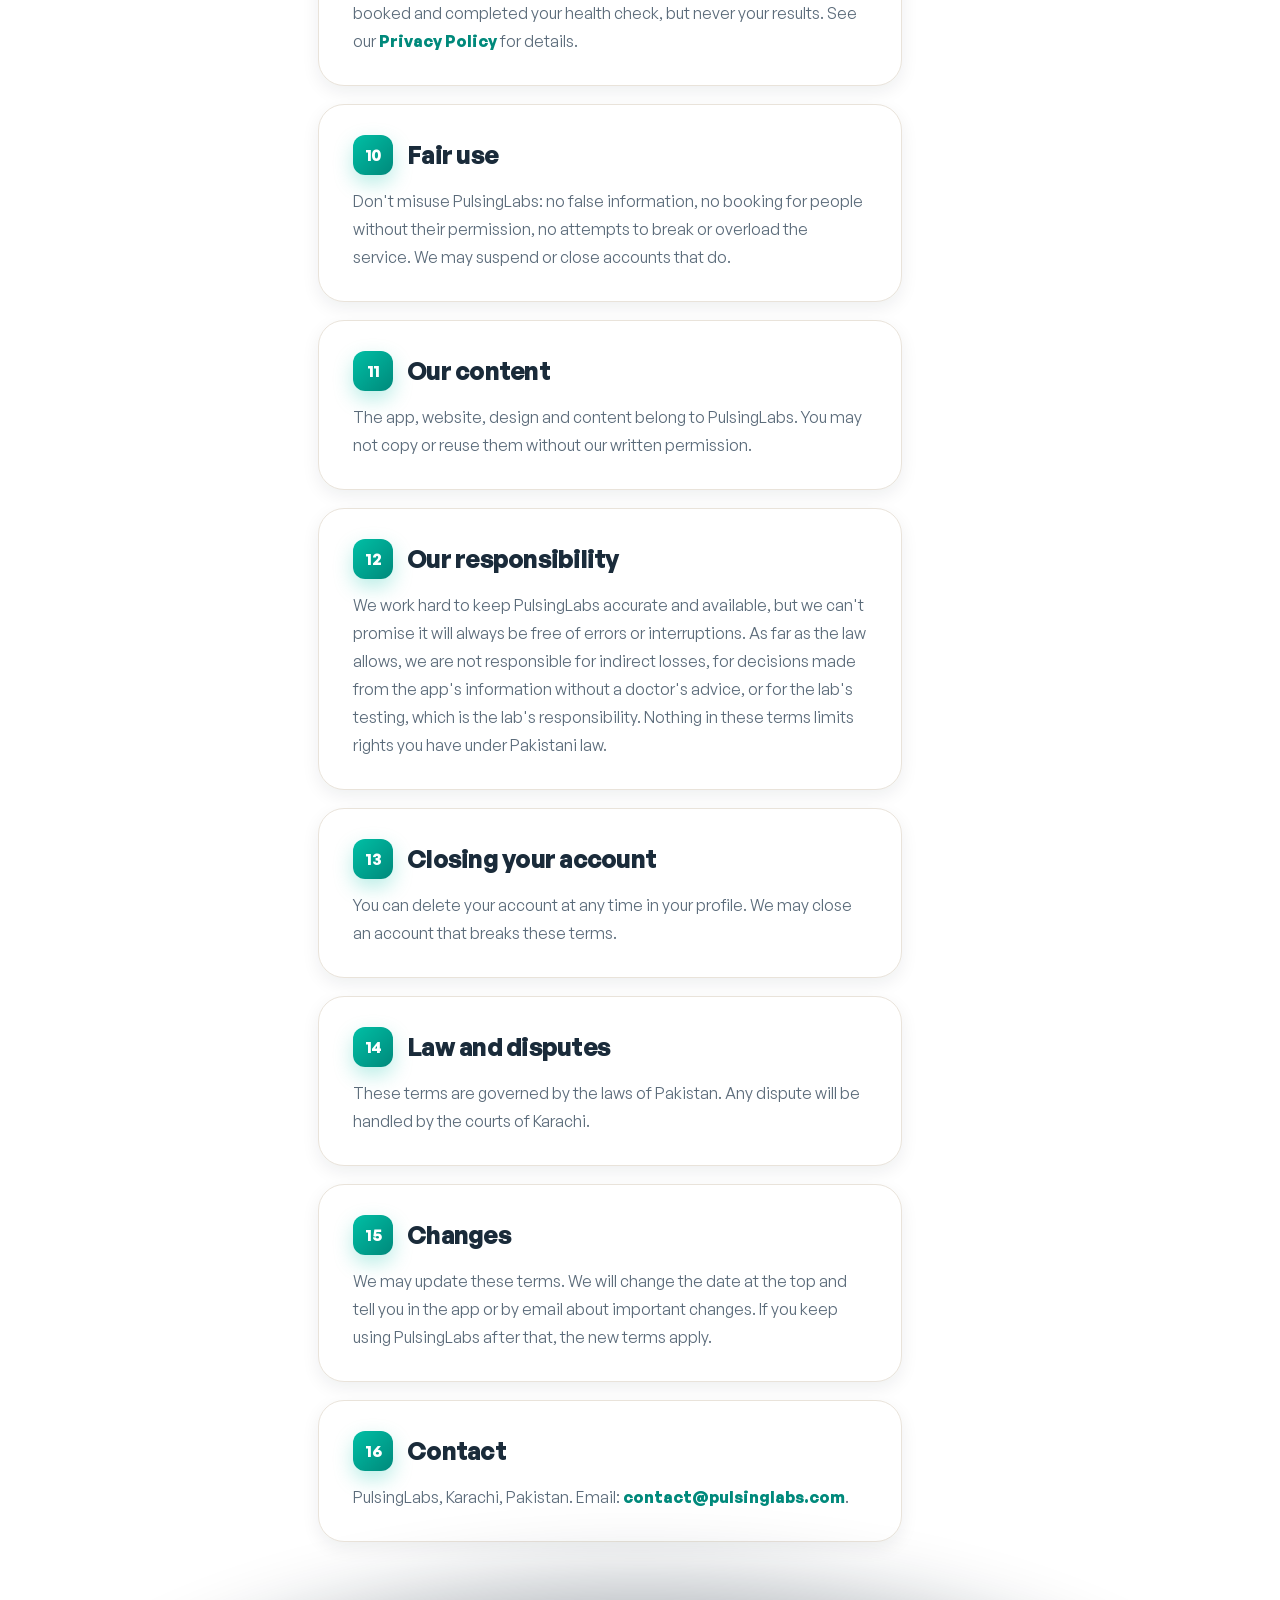
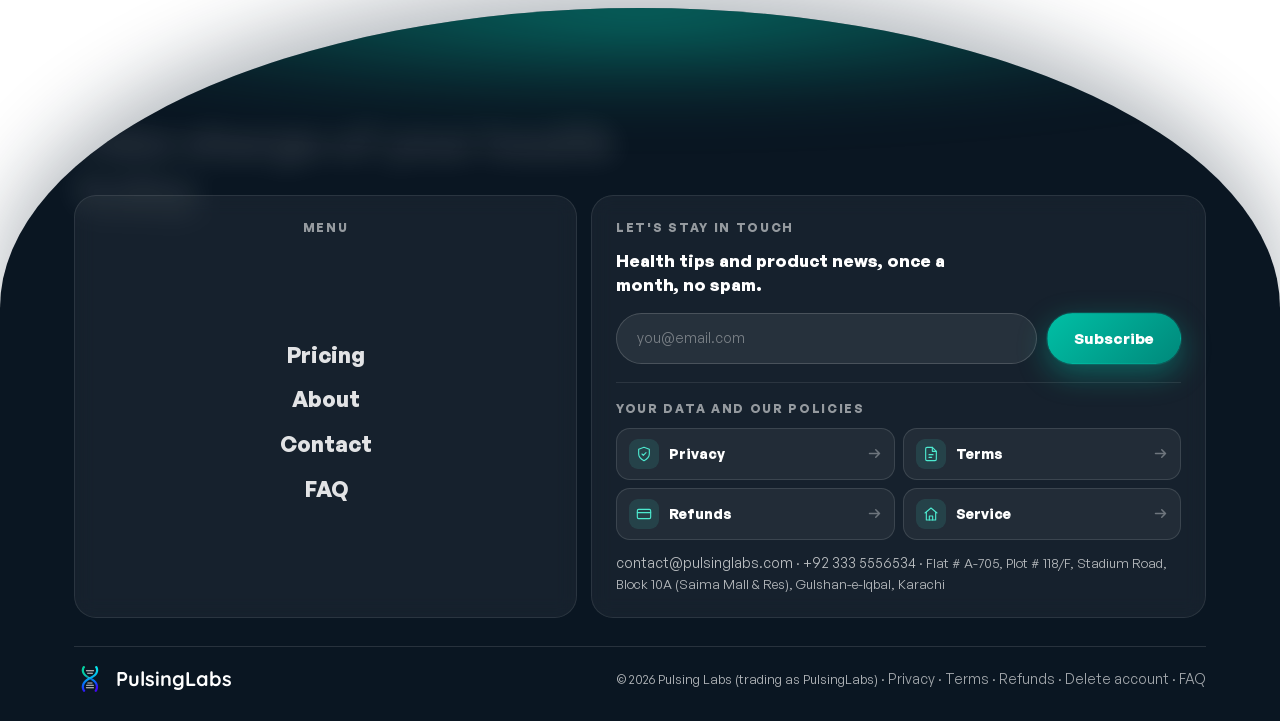
<file: terms.html>
<!DOCTYPE html>
<html lang="en">
<head>
  <meta charset="UTF-8" />
  <meta name="viewport" content="width=device-width, initial-scale=1.0" />
  <meta name="theme-color" content="#F4EFE7" id="themeColorMeta" />
  <title>Terms of Service | PulsingLabs</title>
  <meta name="description" content="The terms for using the PulsingLabs app and booking home blood tests in Karachi: your account, booking and payment, home visits, results and the AI." />
  <link rel="canonical" href="https://pulsinglabs.com/terms" />
  <meta property="og:url" content="https://pulsinglabs.com/terms" />
  <meta property="og:type" content="website" />
  <meta property="og:site_name" content="PulsingLabs" />
  <meta property="og:title" content="Terms of Service | PulsingLabs" />
  <meta property="og:description" content="The terms for using the PulsingLabs app and booking home blood tests in Karachi: your account, booking and payment, home visits, results and the AI." />
  <meta property="og:image" content="https://pulsinglabs.com/og-image.png" />
  <meta property="og:image:width" content="1774" />
  <meta property="og:image:height" content="887" />
  <meta property="og:image:alt" content="PulsingLabs: blood tests at home in Karachi, results explained" />
  <meta name="twitter:card" content="summary_large_image" />
  <meta name="twitter:title" content="Terms of Service | PulsingLabs" />
  <meta name="twitter:description" content="The terms for using the PulsingLabs app and booking home blood tests in Karachi: your account, booking and payment, home visits, results and the AI." />
  <meta name="twitter:image" content="https://pulsinglabs.com/og-image.png" />
  <link rel="preload" href="assets/fonts/general-sans-700.woff2" as="font" type="font/woff2" crossorigin />
  <link rel="preload" href="assets/fonts/general-sans-400.woff2" as="font" type="font/woff2" crossorigin />
  <link rel="stylesheet" href="assets/style.css?v=176" />
  <link rel="icon" type="image/png" href="assets/img/favicon.png" />
  <script type="application/ld+json">{"@context":"https://schema.org","@graph":[{"@type":"BreadcrumbList","itemListElement":[{"@type":"ListItem","position":1,"name":"Home","item":"https://pulsinglabs.com/"},{"@type":"ListItem","position":2,"name":"Terms","item":"https://pulsinglabs.com/terms"}]}]}</script>
</head>
<body>
  <div id="site-header"></div>

  <!-- ============ PAGE HERO (cream) ============ -->
  <section class="page-hero s-cream legal-hero">
    <div class="wrap page-enter">
      <nav class="crumbs" aria-label="Breadcrumb"><a href="/">Home</a> › <span aria-current="page">Terms</span></nav>
      <span class="eyebrow">Legal</span>
      <h1>Terms of <span class="grad-text">Service</span></h1>
      <p class="lead">The rules for using PulsingLabs, in plain words.</p>
      <div class="legal-meta"><span class="pill"><span data-icon="calendar"></span>Updated 14 October 2026</span><span class="pill"><span data-icon="file"></span><span data-read-time>Plain English</span></span><span class="pill"><span data-icon="mail"></span>contact@pulsinglabs.com</span></div>
    </div>
    <svg class="hero-ecg" viewBox="0 0 2400 80" preserveAspectRatio="xMidYMax slice" aria-hidden="true"><defs><linearGradient id="ecgGrad" x1="0" x2="1"><stop offset="0" stop-color="#00BFA5" stop-opacity="0"/><stop offset=".4" stop-color="#00BFA5"/><stop offset=".5" stop-color="#4DEAD0"/><stop offset=".6" stop-color="#00BFA5"/><stop offset="1" stop-color="#00BFA5" stop-opacity="0"/></linearGradient></defs><path pathLength="1" d="M0 52 H1060 l18 -7 16 13 18 -52 22 82 18 -48 16 12 H1250 l22 -12 24 12 H2400"/></svg>
  </section>

  <!-- ============ POLICY BODY (white) ============ -->
  <section class="legal-shell">
    <div class="legal-grid">
      <aside class="legal-toc" aria-label="On this page"><span class="legal-toc-h">On this page</span><ol id="legalToc"></ol><div class="legal-progress" aria-hidden="true"><span></span></div></aside>
      <article class="legal">
      <p class="updated">Last updated: 14 October 2026</p>

      <h2>1. About these terms</h2>
      <p>These terms apply when you use the PulsingLabs app or website. By creating an account or booking a test, you agree to them. If you don't agree, please don't use PulsingLabs.</p>

      <h2>2. What PulsingLabs is</h2>
      <p>PulsingLabs is a booking app for health screening tests. A licensed partner laboratory collects your sample at your home, does the testing and produces your results. PulsingLabs takes your booking and payment, sends the booking to the lab, and shows you the results with plain-language explanations. PulsingLabs is not a laboratory and not a healthcare provider.</p>

      <h2>3. Not medical advice</h2>
      <p>The explanations, health scores and AI assistant in PulsingLabs are for information only. They do not diagnose any condition and are not a substitute for a doctor. Always talk to a qualified doctor about your results and before making decisions about your health. <strong>In an emergency, call 1122 or go to the nearest emergency department.</strong></p>

      <h2>4. Your account</h2>
      <ul>
        <li>You must be 18 or older to create an account.</li>
        <li>Give accurate details, especially your date of birth and sex: your results are judged against ranges for your age and sex.</li>
        <li>Keep your phone and Google account secure, and don't share your account.</li>
        <li>If you add and book for family members, you confirm you are allowed to share their details and receive their results.</li>
      </ul>

      <h2>5. Booking and payment</h2>
      <ul>
        <li>Prices are in Pakistani rupees and include home sample collection. The price is shown before you pay.</li>
        <li>You pay the full price in the app when you book. Your booking is made once your payment succeeds.</li>
        <li>Each payment gets an invoice, sent by email and available in the app.</li>
      </ul>

      <h2>6. The home visit</h2>
      <ul>
        <li>Be at the address you gave at the booked time. The phlebotomist will ask for the visit code shown in your app.</li>
        <li>Follow any preparation shown for your tests.</li>
        <li>Missed visits and cancellations follow our <a href="/refunds">Refund &amp; Cancellation Policy</a>.</li>
      </ul>

      <h2>7. Your results</h2>
      <p>Your results are produced and issued by the licensed partner laboratory, which is responsible for their accuracy. PulsingLabs shows them with explanations based on your age and sex; these ranges can differ from the ones the lab prints. If a value in the app ever differs from the lab's own report, the lab's report is correct.</p>

      <h2>8. The AI health assistant</h2>
      <p>The assistant answers questions about your own results and helps with bookings. It gives suggestions and explanations, not medical advice. It is not a doctor and does not diagnose. It can make mistakes or miss something, so its answers may be incomplete or wrong; check anything important with a qualified doctor before you act on it. It is built to explain your results calmly and in plain words. If a result looks urgent, or you describe symptoms that could be an emergency, it will tell you clearly to see a doctor or call 1122, because your safety comes first. It only changes a booking after you confirm it.</p>

      <h2>9. Company wellness programmes</h2>
      <p>If you join your employer's programme, HR can see whether you have booked and completed your health check, but never your results. See our <a href="/privacy">Privacy Policy</a> for details.</p>

      <h2>10. Fair use</h2>
      <p>Don't misuse PulsingLabs: no false information, no booking for people without their permission, no attempts to break or overload the service. We may suspend or close accounts that do.</p>

      <h2>11. Our content</h2>
      <p>The app, website, design and content belong to PulsingLabs. You may not copy or reuse them without our written permission.</p>

      <h2>12. Our responsibility</h2>
      <p>We work hard to keep PulsingLabs accurate and available, but we can't promise it will always be free of errors or interruptions. As far as the law allows, we are not responsible for indirect losses, for decisions made from the app's information without a doctor's advice, or for the lab's testing, which is the lab's responsibility. Nothing in these terms limits rights you have under Pakistani law.</p>

      <h2>13. Closing your account</h2>
      <p>You can delete your account at any time in your profile. We may close an account that breaks these terms.</p>

      <h2>14. Law and disputes</h2>
      <p>These terms are governed by the laws of Pakistan. Any dispute will be handled by the courts of Karachi.</p>

      <h2>15. Changes</h2>
      <p>We may update these terms. We will change the date at the top and tell you in the app or by email about important changes. If you keep using PulsingLabs after that, the new terms apply.</p>

      <h2>16. Contact</h2>
      <p>PulsingLabs, Karachi, Pakistan. Email: <a href="mailto:contact@pulsinglabs.com">contact@pulsinglabs.com</a>.</p>
      </article>
      <aside class="legal-side">
        <div class="legal-ui"><div class="lu-head"><span class="lu-ic" data-icon="file"></span><span><b>Your check-up</b><small>The key terms</small></span></div><div class="lu-row"><span>Home visit</span><span class="lu-pill ok">Included</span></div><div class="lu-row"><span>Payment</span><span class="lu-pill ok">Before the visit</span></div><div class="lu-row"><span>Account holder</span><span class="lu-pill mid">18 or older</span></div><div class="lu-row"><span>Explanations and AI</span><span class="lu-pill mid">Not medical advice</span></div><div class="lu-row"><span>Changes</span><span class="lu-pill ok">Free until 24 h before</span></div><p class="lu-foot">Karachi only, for now. Both packages are for all ages.</p></div>
        <div class="legal-help"><h3>Questions about this page?</h3><p>Write to us and a person will answer.</p><a class="btn btn-primary" href="mailto:contact@pulsinglabs.com">Email us</a><div class="also"><a href="/refunds#service-policy"><span data-icon="home"></span>Service policy</a><a href="/privacy"><span data-icon="shieldcheck"></span>Privacy policy</a><a href="/refunds"><span data-icon="card"></span>Refund policy</a></div></div>
      </aside>
    </div>
  </section>

  <div id="site-footer"><nav aria-label="Site pages"><p><a href="/">Home</a> · <a href="/pricing">Pricing</a> · <a href="/faq">FAQ</a> · <a href="/features">Features</a> · <a href="/business">For business</a> · <a href="/about">About</a> · <a href="/contact">Contact</a> · <a href="/refunds#service-policy">Service policy</a> · <a href="/refunds">Refund policy</a> · <a href="/privacy">Privacy policy</a> · <a href="/terms">Terms</a></p><p>PulsingLabs · Blood tests at home in Karachi · <a href="mailto:contact@pulsinglabs.com">contact@pulsinglabs.com</a></p></nav></div>
  <script src="assets/app.js?v=145"></script>
</body>
</html>
</file>
<file: assets/style.css>
/* =====================================================================
   PulsingLabs · Marketing site design system
   Shared by every page. Modern, motion-rich, teal-branded.
   ===================================================================== */

/* Self-hosted fonts (were Fontshare + Google CDNs, which cost ~1 s of extra connections). */
/* One typeface, TWO weights (owner 2026-11-19): normal for reading text, bold for everything that stands out. */
@font-face { font-family: 'General Sans'; src: url('fonts/general-sans-400.woff2') format('woff2'); font-weight: 100 500; font-style: normal; font-display: swap; }
@font-face { font-family: 'General Sans'; src: url('fonts/general-sans-700.woff2') format('woff2'); font-weight: 700 900; font-style: normal; font-display: swap; }
b, strong { font-weight: 700; }   /* never "bolder" than bold */
@font-face { font-family: 'Quicksand'; src: url('fonts/quicksand-var-latin.woff2') format('woff2'); font-weight: 400 700; font-style: normal; font-display: swap; }

:root {
  /* Icons as drawn shapes, not text characters: General Sans has no arrow or tick, so a typed → or ✓ was
     drawn in a different system font on every device. Mask = takes the colour of the text around it. */
  --ic-arrow: url("data:image/svg+xml,%3Csvg xmlns='http://www.w3.org/2000/svg' viewBox='0 0 24 24' fill='none' stroke='%23000' stroke-width='2.4' stroke-linecap='round' stroke-linejoin='round'%3E%3Cpath d='M4 12h16M14 6l6 6-6 6'/%3E%3C/svg%3E");
  --ic-check: url("data:image/svg+xml,%3Csvg xmlns='http://www.w3.org/2000/svg' viewBox='0 0 24 24' fill='none' stroke='%23000' stroke-width='3' stroke-linecap='round' stroke-linejoin='round'%3E%3Cpath d='M5 12.5l4.5 4.5L19 7'/%3E%3C/svg%3E");
  --teal: #00BFA5;
  --teal-d: #00897B;
  --teal-l: #4DEAD0;
  --navy: #0A1622;
  --navy-2: #0D1F2D;
  --ink: #1A2B3A;
  --muted: #5B6B7A;
  --line: #E9E3DA;
  --bg: #FFFFFF;
  --bg-soft: #F4EFE7;     /* warm cream (editorial light band) */
  --bg-mint: #EAF7F3;
  /* editorial palette, warm cream + deep pine dark (the scroll banding) */
  --cream: #F4EFE7;
  --cream-2: #EBE3D6;
  --ink-dark: #0E2522;    /* deep pine/teal-ink dark section bg */
  --ink-dark-2: #14332E;
  --on-dark: #ECE6DA;     /* cream text on dark */
  --on-dark-soft: rgba(236,230,218,.66);
  --coral: #FF6B5C;       /* warm secondary accent (sparing) */
  --grad-teal: linear-gradient(135deg, #00BFA5 0%, #00897B 100%);
  --grad-mesh: radial-gradient(700px 500px at 12% 10%, rgba(0,191,165,.22), transparent 60%),
               radial-gradient(700px 600px at 88% 20%, rgba(77,234,208,.20), transparent 60%),
               radial-gradient(800px 500px at 60% 95%, rgba(0,137,123,.16), transparent 60%);
  --radius: 18px;
  --radius-lg: 26px;
  --shadow-sm: 0 6px 18px rgba(13,31,45,.07);
  --shadow: 0 18px 50px rgba(13,31,45,.12);
  --shadow-teal: 0 18px 40px rgba(0,191,165,.32);
  --maxw: 1180px;
  --ease: cubic-bezier(.22,1,.36,1);
  --ease-curtain: cubic-bezier(.76,0,.24,1);
  /* scroll-driven THEME (whole-screen + text crossfade light<->dark) */
  --pg-bg: 244,239,231;   /* page background (light = warm cream) */
  --pg-fg: 20,51,46;      /* headings/nav text (light = ink) */
  --pg-muted: 91,107,122; /* lead/secondary text */
  --theme-ms: .85s;       /* crossfade duration */
}
/* dark theme, toggled by JS when a dark band is centred in the viewport */
html.theme-dark {
  --pg-bg: 14,37,34;
  --pg-fg: 236,230,218;
  --pg-muted: 173,185,186;
}

* { box-sizing: border-box; margin: 0; padding: 0; }
/* Keyboard a11y: visible focus ring on every interactive element (was missing
   sitewide — mouse users never see it, keyboard users need it to navigate). */
:focus-visible { outline: 2px solid var(--teal); outline-offset: 3px; border-radius: 4px; }
.btn:focus-visible, .card:focus-visible { outline-offset: 2px; }
/* One typeface: buttons, inputs, selects and text areas otherwise default to the system font (Arial). */
button, input, select, textarea { font-family: inherit; }
/* Anchor targets land clear of the fixed header instead of underneath it. */
[id] { scroll-margin-top: 96px; }
/* overflow-x: CLIP (not hidden) — hidden turns html/body into a scroll
   container, which silently breaks `position: sticky` everywhere (killed the
   How-it-works card-stack peel). clip prevents horizontal overflow WITHOUT
   establishing a scroll container, so sticky keeps working. */
html { scroll-behavior: smooth; -webkit-text-size-adjust: 100%; background: #fff; overflow-x: clip; }
/* Long headline words must be able to break rather than force the page wider
   than the phone screen (the mobile hero-overflow fix). */
h1, h2, .display { overflow-wrap: break-word; }
body {
  font-family: 'General Sans', 'Hanken Grotesk', -apple-system, BlinkMacSystemFont, 'Segoe UI', sans-serif;
  color: var(--ink);
  line-height: 1.6;
  background: transparent;
  -webkit-font-smoothing: antialiased;
  overflow-x: clip;
}
/* full-screen theme background layer, crossfades light<->dark on scroll */
#bgfx { position: fixed; inset: 0; z-index: -1; background: rgb(var(--pg-bg)); transition: background-color var(--theme-ms) var(--ease); will-change: background-color; }
/* line-icon sizing (replaces emoji throughout) */
[data-icon] svg { display: block; }
.ficon svg { width: 26px; height: 26px; }
.mi-ic svg { width: 22px; height: 22px; }
.marquee-item .ic svg { width: 20px; height: 20px; }
.ico-inline { display: inline-flex; color: var(--teal-d); vertical-align: middle; }
.ico-inline svg { width: 15px; height: 15px; }
a { color: inherit; text-decoration: none; }
img { max-width: 100%; display: block; }
::selection { background: rgba(0,191,165,.25); }

.wrap { max-width: var(--maxw); margin: 0 auto; padding: 0 24px; }
section { padding: 96px 0; position: relative; }
h1, h2, h3 { color: rgb(var(--pg-fg)); line-height: 1.06; letter-spacing: -0.03em; font-weight: 700; transition: color var(--theme-ms) var(--ease); }
h1 { font-size: clamp(46px, 7.2vw, 92px); line-height: 1.02; }
h2 { font-size: clamp(34px, 5vw, 62px); }
h3 { font-weight: 700; }
/* headings inside light cards keep a fixed dark colour (cards don't theme) */
.card h3, .step h3, .art h3 { color: var(--ink-dark); }
.lead { color: rgb(var(--pg-muted)); font-size: clamp(18px,2vw,22px); max-width: 640px; font-weight: 400; transition: color var(--theme-ms) var(--ease); }
.eyebrow {
  display: inline-flex; align-items: center; gap: 11px;
  font-size: 12.5px; font-weight: 700; letter-spacing: .18em; text-transform: uppercase;
  color: var(--teal-d); margin-bottom: 22px;
}
.eyebrow::before { content: ""; width: 28px; height: 1.5px; background: var(--teal); display: inline-block; }
.center .eyebrow { gap: 0; }
.center .eyebrow::before { display: none; }
/* brighter accents when the page theme is dark */
html.theme-dark .eyebrow { color: var(--teal-l); }
html.theme-dark .eyebrow::before { background: var(--teal-l); }
html.theme-dark .split-list li::before { background: var(--teal-l); }
.center { text-align: center; }
.center .lead { margin-left: auto; margin-right: auto; }
.grad-text { background: var(--grad-teal); -webkit-background-clip: text; background-clip: text; color: transparent; }

/* =====================================================================
   Editorial system, full-bleed colour bands + zig-zag splits + media
   ===================================================================== */
/* Section colour bands (this IS the scroll colour-change) */
/* light bands are transparent so the continuously-shifting #bgfx shows through (the scroll colour-change) */
/* all bands are transparent, the themed #bgfx provides the (crossfading) colour */
.s-cream, .s-cream-2, .s-dark { background: transparent; }

/* Display headline (oversized editorial) */
.display { font-size: clamp(52px, 9vw, 132px); line-height: .96; letter-spacing: -0.04em; font-weight: 700; }

/* Zig-zag split layout */
.split { display: grid; grid-template-columns: 1fr 1fr; gap: clamp(40px, 6vw, 96px); align-items: center; }
.split.wide-text { grid-template-columns: 1.1fr .9fr; }
.split.flip .split-media { order: -1; }
.split-copy h2 { margin-bottom: 20px; }
.split-copy .lead { margin-bottom: 26px; }
.split-list { list-style: none; display: grid; gap: 14px; margin-top: 8px; }
.split-list li { display: flex; gap: 13px; font-size: 16.5px; align-items: flex-start; color: rgb(var(--pg-fg)); transition: color var(--theme-ms) var(--ease); }
.split-list li::before { content: ""; flex: none; width: 9px; height: 9px; border-radius: 50%; background: var(--teal); margin-top: 8px; }

/* --- Boxed split: two sibling cards, photo/panel in one + copy in the other
   (OneLab-style testimonial layout applied sitewide) --- */
.split.boxed { align-items: stretch; }
/* Near-full-bleed pair (OneLab ref): the two cards stretch to ~40px from each
   viewport edge with a small gap, regardless of the 1180px content column.
   On viewports narrower than the column the negative margin caps at 0. */
.split.boxed { gap: clamp(24px, 2.5vw, 40px); margin-inline: min(calc(16px - (100vw - var(--maxw)) / 2), 0px); }
.split.boxed .split-media .media { height: 100%; min-height: 620px; }
.split.boxed .split-copy {
  background: var(--cream);
  border-radius: var(--radius-lg);
  padding: clamp(30px, 4.5vw, 58px);
  display: flex; flex-direction: column; justify-content: center; align-items: flex-start;
  box-shadow: var(--shadow);
}
.s-cream .split.boxed .split-copy { background: #fff; }
.s-dark .split.boxed .split-copy { background: rgba(255,255,255,.05); border: 1px solid rgba(255,255,255,.09); box-shadow: none; }
/* Like .card, light copy boxes don't theme: pin dark text so the scroll-driven
   html.theme-dark page theme can't turn them light-on-white. Dark-section
   panels (.s-dark) are excluded — they keep their light-on-dark text. */
section:not(.s-dark) .split.boxed .split-copy h2 { color: var(--ink-dark); }
section:not(.s-dark) .split.boxed .split-copy .lead,
section:not(.s-dark) .split.boxed .split-copy p { color: var(--muted); }
section:not(.s-dark) .split.boxed .split-copy .split-list li { color: var(--ink); }
html.theme-dark section:not(.s-dark) .split.boxed .split-copy .eyebrow { color: var(--teal-d); }
html.theme-dark section:not(.s-dark) .split.boxed .split-copy .eyebrow::before { background: var(--teal); }
html.theme-dark section:not(.s-dark) .split.boxed .split-copy .split-list li::before { background: var(--teal); }

/* Big rounded media block (image stand-in) */
.media { position: relative; border-radius: var(--radius-lg); overflow: hidden; min-height: 460px; display: grid; place-items: center; }
.media.tall { min-height: 560px; }
.media.bleed-r { margin-right: calc((100vw - min(100vw, var(--maxw))) / -2 - 24px); border-top-right-radius: 0; border-bottom-right-radius: 0; }
.media.bleed-l { margin-left: calc((100vw - min(100vw, var(--maxw))) / -2 - 24px); border-top-left-radius: 0; border-bottom-left-radius: 0; }
.media-mint { background: linear-gradient(150deg, #DFF5EF, #BCEDE0 60%, #8FE3D0); }
.media-pine { background: linear-gradient(150deg, var(--ink-dark-2), var(--ink-dark)); }
.media-warm { background: linear-gradient(150deg, #FBF4EA, #F0E4D2); }
.media-teal { background: var(--grad-teal); }
.media .badge-float { position: absolute; background: #fff; border-radius: 16px; box-shadow: var(--shadow); padding: 14px 18px; display: flex; gap: 12px; align-items: center; }
.media .badge-float .bf-ic { width: 40px; height: 40px; border-radius: 11px; background: var(--bg-mint); color: var(--teal-d); display: grid; place-items: center; }
.media .badge-float b { font-size: 14px; color: var(--ink-dark); display: block; }
.media .badge-float span { font-size: 12px; color: var(--muted); }
.media .bf-tl { top: 22px; left: 22px; }
.media .bf-br { bottom: 22px; right: 22px; }

/* ---------- Business: HR dashboard "served on a hand" showcase ---------- */
.hr-stage { position: relative; overflow: hidden; padding: 96px 0 0; }
.hr-stage .hs-head { text-align: center; max-width: 620px; margin: 0 auto; position: relative; z-index: 3; padding: 0 24px; }
.hr-stage .hs-head h2 { margin-top: 14px; }
.hr-stage .hs-head .lead { margin: 14px auto 0; max-width: 52ch; }
.hr-stage-visual { position: relative; max-width: 940px; margin: 30px auto 0; padding: 0 18px; }
.hr-stage-visual::before {
  content: ""; position: absolute; left: 50%; bottom: -18%; transform: translateX(-50%);
  width: 130%; height: 115%; pointer-events: none;
  background: radial-gradient(closest-side, rgba(0,191,165,.30), rgba(77,234,208,.10) 55%, transparent 75%);
  filter: blur(26px);
}
.hr-stage-visual img { position: relative; z-index: 1; width: 100%; display: block; }
.hr-chip {
  position: absolute; z-index: 2;
  background: rgba(255,255,255,.96); border-radius: 14px; box-shadow: var(--shadow);
  padding: 12px 16px; display: flex; gap: 11px; align-items: center;
  animation: hr-chip-drift 5.5s ease-in-out infinite;
}
.hr-chip .hc-ic { width: 36px; height: 36px; border-radius: 10px; background: var(--bg-mint); color: var(--teal-d); display: grid; place-items: center; flex: none; }
.hr-chip b { font-size: 13.5px; color: var(--ink-dark); display: block; line-height: 1.25; }
.hr-chip span { font-size: 11.5px; color: var(--muted); }
.hr-chip.hc-1 { top: 16%; left: 2%; }
.hr-chip.hc-2 { top: 44%; right: 0%; animation-delay: 1.4s; }
.hr-chip.hc-3 { bottom: 20%; left: 6%; animation-delay: 2.6s; }
@keyframes hr-chip-drift { 0%, 100% { transform: translateY(0); } 50% { transform: translateY(-9px); } }
@media (prefers-reduced-motion: reduce) { .hr-chip { animation: none; } }
@media (max-width: 760px) {
  .hr-chip { padding: 9px 12px; }
  .hr-chip .hc-ic { width: 28px; height: 28px; }
  .hr-chip b { font-size: 11.5px; }
  .hr-chip span { display: none; }
  .hr-chip.hc-1 { top: 8%; left: 0; }
  .hr-chip.hc-2 { top: 34%; right: 0; }
  .hr-chip.hc-3 { display: none; }
}

.media .phone-card { margin: 0; width: 100%; max-width: 320px; }
.media .chat-bubble { max-width: 320px; }
.media .mini-chart { max-width: 300px; }

/* ---------- Buttons ---------- */
.btn {
  position: relative; display: inline-flex; align-items: center; gap: 9px; justify-content: center;
  font-weight: 700; font-size: 15px; padding: 14px 26px; border-radius: 100px;
  border: 1.5px solid transparent; cursor: pointer; overflow: hidden;
  transition: transform .25s var(--ease), box-shadow .25s var(--ease), background .25s, color .25s, border-color .25s;
  will-change: transform;
}
/* Hover lift + press feedback (touch users get the press; hover users both).
   Compositor-only (transform/shadow), 150-250ms per the motion guidelines. */
/* Calm hover (owner request): no lift/movement - colour + shadow only. */
.btn:hover { transform: none; }
.btn:active { transform: scale(.985); transition-duration: .12s; }
.btn-primary { background: var(--grad-teal); color: #fff; box-shadow: var(--shadow-teal); }
.btn-primary:hover { box-shadow: 0 22px 50px rgba(0,191,165,.45); }
.btn-ghost { background: #fff; color: var(--navy); border-color: var(--line); }
.btn-ghost:hover { border-color: var(--teal); color: var(--teal-d); }
.btn-light { background: rgba(255,255,255,.12); color: #fff; border-color: rgba(255,255,255,.4); }
.btn-light:hover { background: rgba(255,255,255,.22); }
.btn-dark { background: var(--navy); color:#fff; }
.btn-dark:hover { background: var(--navy-2); }
.arrow {
  display: inline-block; flex: none; width: 1.05em; height: 1.05em; font-size: 0 !important; line-height: 0; vertical-align: -.17em;
  background: currentColor; -webkit-mask: var(--ic-arrow) center / contain no-repeat; mask: var(--ic-arrow) center / contain no-repeat;
}
.btn .arrow { font-size: 15px !important; width: 18px; height: 18px; transition: transform .25s var(--ease); }
.btn .arrow { font-size: 0 !important; }
.btn:hover .arrow { transform: none; }
/* shine sweep - DISABLED (owner request: buttons must stay still on hover).
   Restore by re-adding the ::after block + .btn:hover::after { left: 130%; } */
.btn::after { content: none; }

/* ---------- Nav (injected) ---------- */
.nav {
  position: fixed; top: 0; left: 0; right: 0; z-index: 200;
  transition: background .3s, box-shadow .3s, padding .3s, transform .35s var(--ease);
  padding: 14px 0;
}
.nav.scrolled {
  background: rgba(var(--pg-bg),.82); backdrop-filter: saturate(180%) blur(16px);
  box-shadow: 0 1px 0 rgba(0,0,0,.05); padding: 8px 0;
  transition: background-color var(--theme-ms) var(--ease), padding .3s, transform .35s var(--ease);
}
/* Auto-hide on scroll down, reveal on scroll up (bindNav's onScroll).
   Kept OFF the drawer state and near-top region in JS, not here. */
.nav.nav-hidden { transform: translateY(-100%); }
/* True 3-zone alignment: logo hard-left, links dead-centre, CTA hard-right.
   (flex space-between let the middle drift when the sides differed in width) */
.nav-inner { display: grid; grid-template-columns: 1fr auto 1fr; align-items: center; }
.nav-inner > .logo { justify-self: start; }
.nav-inner > .nav-links { justify-self: center; }
.nav-inner > .nav-cta { justify-self: end; }
.logo { display: flex; align-items: center; gap: 10px; font-family: 'Quicksand', 'General Sans', sans-serif; font-weight: 400; font-size: 28px; color: rgb(var(--pg-fg)); letter-spacing:-.01em; transition: color var(--theme-ms) var(--ease); }
/* Brand mark is the bare colourful DNA helix (transparent, no tile) — big and
   clean beside the wordmark. */
.logo .dot { width: 56px; height: 56px; display: grid; place-items: center; }
.logo .dot .logo-mark { width: 56px; height: 56px; object-fit: contain; }
.nav-links { display: flex; align-items: center; gap: 14px; }
.nav-links a {
  position: relative; font-size: 16px; color: rgb(var(--pg-fg));
  /* Same typeface as the PulsingLabs wordmark (owner request) — Quicksand,
     regular weight, not the old bold. Applies on desktop + mobile drawer. */
  font-family: 'Quicksand', 'General Sans', sans-serif; font-weight: 400; letter-spacing: -.01em;
  padding: 8px 14px; border-radius: 100px; transition: color var(--theme-ms) var(--ease), background .2s;
}
.nav-links a:hover { color: var(--teal-d); background: var(--bg-mint); }
.nav-links a.active { color: var(--teal-d); }
.nav-links a.active::after {
  content:""; position:absolute; left:14px; right:14px; bottom:2px; height:2px; border-radius:2px; background: var(--grad-teal);
}
.nav-cta { display: flex; align-items: center; gap: 12px; }
/* drawer-only control: hidden on desktop, shown in the mobile drawer */
.drawer-cta { display: none; }
.nav-toggle { display: none; background: none; border: none; cursor: pointer; width: 42px; height: 42px; border-radius: 12px; }
.nav-toggle span { display:block; width: 22px; height: 2px; background: rgb(var(--pg-fg)); margin: 4px auto; border-radius: 2px; transition: transform .3s, opacity .3s, background-color var(--theme-ms); }
.nav-toggle.open span:nth-child(1){ transform: translateY(6px) rotate(45deg); }
.nav-toggle.open span:nth-child(2){ opacity: 0; }
.nav-toggle.open span:nth-child(3){ transform: translateY(-6px) rotate(-45deg); }

/* ---------- Mega menu (hover dropdown) ---------- */
.has-mega { position: static; display: flex; align-items: center; }
.caret { font-size: 9px; opacity: .55; display: inline-block; transition: transform .3s var(--ease); }
/* hovered nav item becomes a solid "pill" (inverse of the current theme), OneLab style */
.has-mega.open .nav-link, .has-mega:hover .nav-link { background: rgb(var(--pg-fg)); color: rgb(var(--pg-bg)); }
.nav-links a:not(.nav-link):hover, .nav-link:hover { background: rgba(var(--pg-fg),.08); }
.has-mega.open .nav-link, .has-mega:hover .nav-link { background: rgb(var(--pg-fg)) !important; color: rgb(var(--pg-bg)) !important; }
.has-mega.open .caret, .has-mega:hover .caret { transform: rotate(180deg); }

.mega {
  position: absolute; left: 0; right: 0; top: 100%;
  background: rgba(var(--pg-bg),.98); backdrop-filter: saturate(180%) blur(16px);
  border-top: 1px solid rgba(var(--pg-fg),.1); box-shadow: 0 34px 70px rgba(0,0,0,.18);
  padding: 40px 0 46px; z-index: 201;
  opacity: 0; visibility: hidden; transform: translateY(-14px);
  transition: opacity .38s var(--ease), transform .38s var(--ease), visibility .38s, background-color var(--theme-ms);
}
.has-mega:hover .mega { opacity: 1; visibility: visible; transform: translateY(0); }
.mega-inner { display: grid; grid-template-columns: .85fr 1.55fr; gap: 48px; align-items: center; }
.mega-blurb .eyebrow { margin-bottom: 12px; }
.mega-blurb p { color: rgb(var(--pg-muted)); font-size: 15px; margin: 0 0 20px; max-width: 280px; }
.mega-grid { row-gap: 4px; }
.mega-grid { display: grid; grid-template-columns: 1fr 1fr; gap: 6px; }
.mega-item {
  display: flex; flex-direction: column; gap: 1px;
  padding: 10px 4px; border-radius: 12px; background: transparent;
  opacity: 0; transform: translateY(10px);
  transition: opacity .45s var(--ease), transform .45s var(--ease), color .2s;
}
.has-mega:hover .mega-item { opacity: 1; transform: none; }
.has-mega:hover .mega-item:nth-child(1) { transition-delay: .05s; }
.has-mega:hover .mega-item:nth-child(2) { transition-delay: .09s; }
.has-mega:hover .mega-item:nth-child(3) { transition-delay: .13s; }
.has-mega:hover .mega-item:nth-child(4) { transition-delay: .17s; }
.has-mega:hover .mega-item:nth-child(5) { transition-delay: .21s; }
.has-mega:hover .mega-item:nth-child(6) { transition-delay: .25s; }
.mega-item:hover { background: transparent !important; transform: translateX(8px) !important; }
.mi-title { font-size: clamp(22px, 2.3vw, 30px); font-weight: 700; letter-spacing: -.02em; line-height: 1.12; color: rgb(var(--pg-fg)); transition: color .2s; }
.mega-item:hover .mi-title { color: var(--teal); }
.mi-desc { font-size: 13px; color: rgb(var(--pg-muted)); margin-top: 2px; }

/* page backdrop behind an open mega */
.mega-backdrop {
  position: fixed; inset: 0; z-index: 150; background: rgba(10,22,34,.32);
  backdrop-filter: blur(4px); opacity: 0; visibility: hidden; pointer-events: none;
  transition: opacity .38s var(--ease), visibility .38s;
}
body.mega-open .mega-backdrop { opacity: 1; visibility: visible; pointer-events: auto; }

/* ---------- Page transition curtain ---------- */
.page-curtain {
  position: fixed; inset: 0; z-index: 9999; background: var(--grad-teal);
  display: grid; place-items: center; transform: translateY(100%); pointer-events: none;
}
/* Same lockup as the header .logo (Quicksand 400, mark:text 2:1, gap 10px),
   scaled x1.5 for the full-screen moment. */
.page-curtain .pc-logo { display:flex; align-items:center; gap:15px; color:#fff; font-family: 'Quicksand', 'General Sans', sans-serif; font-weight:400; font-size:42px; letter-spacing:-.01em; opacity:0; transform: translateY(10px); }
.page-curtain .pc-logo .logo-mark { width: 84px; height: 84px; object-fit: contain; }
.page-curtain.cover { transform: translateY(0); transition: transform .55s var(--ease-curtain); }
.page-curtain.cover .pc-logo { opacity:1; transform: translateY(0); transition: opacity .4s .15s, transform .4s .15s; }
.page-curtain.reveal { transform: translateY(-100%); transition: transform .6s var(--ease-curtain); }

/* page enter animation (content fade/rise) */
.page-enter { opacity: 0; transform: translateY(14px); }
body.loaded .page-enter { opacity: 1; transform: none; transition: opacity .7s var(--ease) .05s, transform .7s var(--ease) .05s; }
/* Hero choreography: the copy column unfolds top-to-bottom AFTER the headline
   words begin (eyebrow rides the block; h1 words self-animate; lead → CTAs →
   trust line follow in sequence). Scoped to .hero so other .page-enter uses
   keep the simple block fade. */
.hero .page-enter > .lead,
.hero .page-enter > .hero-cta,
.hero .page-enter > .hero-cta ~ * { opacity: 0; transform: translateY(16px); }
body.loaded .hero .page-enter > .lead,
body.loaded .hero .page-enter > .hero-cta,
body.loaded .hero .page-enter > .hero-cta ~ * {
  opacity: 1; transform: none;
  transition: opacity .6s var(--ease), transform .6s var(--ease);
}
/* SEO: the browser counts the lead paragraph as the page's main content, so a long delay here
   pushed Largest Contentful Paint to ~3.7s. Kept staggered, but 0.5s sooner. */
body.loaded .hero .page-enter > .lead { transition-delay: .65s; }
body.loaded .hero .page-enter > .hero-cta { transition-delay: .8s; }
body.loaded .hero .page-enter > .hero-cta ~ * { transition-delay: .95s; }

/* ---------- Scroll reveal ---------- */
.reveal { opacity: 0; transform: translateY(22px); transition: opacity .5s var(--ease), transform .5s var(--ease); will-change: transform, opacity; }
.reveal.in { opacity: 1; transform: none; }
.reveal.d1 { transition-delay: .08s; }
.reveal.d2 { transition-delay: .16s; }
.reveal.d3 { transition-delay: .24s; }
.reveal.d4 { transition-delay: .32s; }
.reveal.d5 { transition-delay: .40s; }
.reveal-l { opacity:0; transform: translateX(-40px); transition: opacity .5s var(--ease), transform .5s var(--ease); }
.reveal-l.in { opacity:1; transform:none; }
.reveal-r { opacity:0; transform: translateX(40px); transition: opacity .5s var(--ease), transform .5s var(--ease); }
.reveal-r.in { opacity:1; transform:none; }
.reveal-zoom { opacity:0; transform: scale(.92); transition: opacity .5s var(--ease), transform .5s var(--ease); }
.reveal-zoom.in { opacity:1; transform:none; }
/* Cascade: bullets inside a revealed copy block follow the parent in a soft
   stagger instead of arriving as one slab. Scoped to reveal parents only, so
   lists elsewhere are untouched. Reduced-motion overrides force these visible. */
.reveal-l .split-list li, .reveal-r .split-list li {
  opacity: 0; transform: translateY(10px);
  transition: opacity .45s var(--ease), transform .45s var(--ease);
}
.reveal-l.in .split-list li, .reveal-r.in .split-list li { opacity: 1; transform: none; }
.reveal-l.in .split-list li:nth-child(1), .reveal-r.in .split-list li:nth-child(1) { transition-delay: .14s; }
.reveal-l.in .split-list li:nth-child(2), .reveal-r.in .split-list li:nth-child(2) { transition-delay: .24s; }
.reveal-l.in .split-list li:nth-child(3), .reveal-r.in .split-list li:nth-child(3) { transition-delay: .34s; }
.reveal-l.in .split-list li:nth-child(n+4), .reveal-r.in .split-list li:nth-child(n+4) { transition-delay: .44s; }
/* Eyebrow dash draws in with its section (28px underline grows from 0). */
.reveal .eyebrow::before, .reveal-l .eyebrow::before, .reveal-r .eyebrow::before {
  width: 0; transition: width .5s var(--ease) .12s;
}
.reveal.in .eyebrow::before, .reveal-l.in .eyebrow::before, .reveal-r.in .eyebrow::before { width: 28px; }

/* ---------- Hero ---------- */
.hero { padding: 150px 0 110px; position: relative; overflow: hidden; background: transparent; }
.hero::before { content:""; position:absolute; inset:0; background: var(--grad-mesh); z-index:0; }
.hero .wrap { position: relative; z-index: 2; }
.hero-grid { display: grid; grid-template-columns: minmax(0, 1.05fr) minmax(0, .95fr); gap: 56px; align-items: center; }
/* minmax(0,…) + min-width:0 lets tracks/children shrink below their content's
   intrinsic width. Without this, the default 1fr (=minmax(auto,1fr)) refuses to
   shrink past the phone-card / split-headline min-content, so on a phone the
   hero column stayed wider than the screen and text/CTA clipped off the right. */
.hero-grid > * { min-width: 0; }
.hero h1 .hl { background: var(--grad-teal); -webkit-background-clip:text; background-clip:text; color: transparent; }
.hero p.lead { margin-top: 22px; }
.hero-cta { margin-top: 34px; display: flex; gap: 14px; flex-wrap: wrap; }
.hero-note { margin-top: 22px; font-size: 14px; color: var(--muted); display: flex; align-items: center; gap: 8px; }

/* floating orbs */
.orb { position: absolute; border-radius: 50%; filter: blur(40px); opacity: .55; z-index: 1; animation: float 9s ease-in-out infinite; }
.orb.o1 { width: 320px; height: 320px; background: rgba(0,191,165,.45); top: -60px; right: 8%; }
.orb.o2 { width: 240px; height: 240px; background: rgba(77,234,208,.5); bottom: -40px; left: 4%; animation-delay: -3s; }
.orb.o3 { width: 180px; height: 180px; background: rgba(0,137,123,.4); top: 40%; right: 42%; animation-delay: -6s; }
@keyframes float { 0%,100%{ transform: translateY(0) translateX(0); } 50%{ transform: translateY(-26px) translateX(14px); } }

/* phone mock card */
.phone-card {
  background: rgba(255,255,255,.92); backdrop-filter: blur(8px); border: 1px solid var(--line);
  border-radius: var(--radius-lg); box-shadow: var(--shadow); padding: 24px; max-width: min(380px, 100%); margin-left: auto;
  animation: bob 6s ease-in-out infinite;
}
@keyframes bob { 0%,100%{ transform: translateY(0) rotate(-.4deg);} 50%{ transform: translateY(-12px) rotate(.4deg);} }
.phone-head { display: flex; justify-content: space-between; align-items: center; margin-bottom: 18px; }
.phone-head .score { font-size: 13px; color: var(--muted); }
.phone-head .ring { width: 64px; height: 64px; border-radius: 50%; display: grid; place-items: center; font-weight: 700; color: var(--teal-d); font-size: 18px;
  background: conic-gradient(var(--teal) 0 88%, #E6ECF0 88% 100%); }
.phone-head .ring i { width: 50px; height: 50px; border-radius: 50%; background:#fff; display:grid; place-items:center; font-style: normal; }
.marker { display: flex; align-items: center; gap: 10px; padding: 13px 0; border-top: 1px solid var(--line); }
.marker .name { font-weight: 700; font-size: 14px; flex: 1; }
.marker .val { font-size: 14px; color: var(--muted); }
.pill { font-size: 11px; font-weight: 700; padding: 4px 11px; border-radius: 100px; white-space: nowrap; }
.pill.ok { background: #E3F9F4; color: var(--teal-d); }
.pill.hi { background: #FDECEC; color: #D7263D; }
.pill.mid { background: #FFF4E5; color: #C77700; }

/* ---------- Marquee ---------- */
.marquee { overflow: hidden; border-top: 1px solid var(--line); border-bottom: 1px solid var(--line); background:#fff; padding: 22px 0; }
.marquee-track { display: flex; gap: 56px; width: max-content; animation: scrollx 24s linear infinite; }
.marquee:hover .marquee-track { animation-play-state: paused; }
.marquee-item { display:flex; align-items:center; gap:10px; font-size: 16px; font-weight: 700; color: var(--ink); white-space: nowrap; }
.marquee-item .ic { display: inline-flex; align-items: center; color: var(--teal); }
@keyframes scrollx { to { transform: translateX(-50%); } }

/* ---------- Cards / grids ---------- */
.grid-3 { display: grid; grid-template-columns: repeat(3, 1fr); gap: 24px; margin-top: 50px; }
.grid-2 { display: grid; grid-template-columns: repeat(2, 1fr); gap: 24px; margin-top: 40px; }
.card {
  background: #fff; border: 1px solid var(--line); border-radius: var(--radius); padding: 30px;
  transition: transform .3s var(--ease), box-shadow .3s var(--ease), border-color .3s;
  transform-style: preserve-3d;
}
/* Lift on hover (tilt cards override transform inline via JS — that's fine,
   the tilt IS their hover state; this covers every non-tilt card). */
.card:hover { box-shadow: var(--shadow); border-color: rgba(0,191,165,.45); transform: translateY(-3px); }
.card .ficon { width: 54px; height: 54px; border-radius: 15px; background: var(--bg-mint); color: var(--teal-d); display: grid; place-items: center; font-size: 26px; margin-bottom: 18px; transition: transform .3s var(--ease); }
.card:hover .ficon { transform: scale(1.07) rotate(-3deg); }
.card:hover .ficon { transform: translateZ(20px) scale(1.06); }
.card h3 { font-size: 19px; margin-bottom: 9px; }
.card p { color: var(--muted); font-size: 15px; }
.card .more { display:inline-flex; gap:6px; margin-top:14px; color: var(--teal-d); font-weight:700; font-size:14px; }

/* ---------- Spotlight rows ---------- */
.spotlight { display: grid; grid-template-columns: 1fr 1fr; gap: 60px; align-items: center; }
.spotlight + .spotlight { margin-top: 96px; }
.spotlight.rev .sp-visual { order: -1; }
.spotlight h3 { font-size: clamp(24px,3.2vw,34px); margin-bottom: 16px; }
.spotlight > div > p { color: var(--muted); font-size: 17px; margin-bottom: 20px; }
.spotlight ul { list-style: none; display: grid; gap: 11px; }
.spotlight li { display: flex; gap: 11px; font-size: 15.5px; }
.spotlight li::before { content: ""; flex: none; width: 15px; height: 15px; margin-top: 4px; background: var(--teal); -webkit-mask: var(--ic-check) center / contain no-repeat; mask: var(--ic-check) center / contain no-repeat; }
.sp-visual { background: linear-gradient(160deg, var(--bg-mint), var(--bg-soft)); border: 1px solid var(--line); border-radius: var(--radius-lg); padding: 34px; min-height: 300px; display: grid; place-items: center; box-shadow: var(--shadow-sm); }
.chat-bubble { max-width: 320px; width: 100%; }
.bubble { padding: 13px 17px; border-radius: 18px; font-size: 14px; margin-bottom: 11px; max-width: 88%; box-shadow: var(--shadow-sm); }
.bubble.you { background: var(--grad-teal); color: #fff; margin-left: auto; border-bottom-right-radius: 5px; }
.bubble.ai { background: #fff; border: 1px solid var(--line); color: var(--ink); border-bottom-left-radius: 5px; }
.mini-chart { width: 100%; max-width: 340px; }
.mini-chart .bars { display: flex; align-items: flex-end; gap: 13px; height: 170px; padding: 0 4px; }
.mini-chart .bar { flex: 1; border-radius: 7px 7px 0 0; background: var(--grad-teal); transform-origin: bottom; }
.mini-chart .xrow { display: flex; gap: 13px; margin-top: 9px; }
.mini-chart .xrow span { flex: 1; text-align: center; font-size: 11px; color: var(--muted); font-weight: 700; }

/* ---------- Steps ---------- */
.soft { background: transparent; }
.steps { display: grid; grid-template-columns: repeat(3, 1fr); gap: 24px; margin-top: 50px; }
.step { background: #fff; border: 1px solid var(--line); border-radius: var(--radius); padding: 32px 28px; position: relative; transition: transform .3s var(--ease), box-shadow .3s; }
.step:hover { transform: translateY(-6px); box-shadow: var(--shadow); }
.step .num { width: 46px; height: 46px; border-radius: 14px; background: var(--grad-teal); color: #fff; font-weight: 700; font-size: 18px; display: grid; place-items: center; margin-bottom: 18px; box-shadow: var(--shadow-teal); }
.step h3 { font-size: 18px; margin-bottom: 7px; }
.step p { color: var(--muted); font-size: 15px; }

/* ---------- Stat band ---------- */
.dark { background: transparent; }
.stat-cards { display: grid; grid-template-columns: repeat(4, 1fr); gap: 20px; margin-top: 50px; }
/* Three real figures (2026-10-22): one row on desktop, stacked on phones. */
.stat-cards.three { grid-template-columns: repeat(3, 1fr); max-width: 900px; margin-inline: auto; }
@media (max-width: 960px) { .stat-cards.three { grid-template-columns: 1fr 1fr; } }
@media (max-width: 560px) { .stat-cards.three { grid-template-columns: 1fr; } }
/* Breadcrumbs on inner pages: plain links, read by Google and screen readers. */
.crumbs { font-size: 13px; font-weight: 700; margin: 0 0 14px; opacity: .85; color: rgb(var(--pg-fg)); transition: color var(--theme-ms) var(--ease); }
.crumbs a { color: inherit; text-decoration: none; border-bottom: 1px solid currentColor; }
.crumbs span[aria-current] { opacity: .8; }
.stat { background: rgba(var(--pg-fg),.045); border: 1px solid rgba(var(--pg-fg),.12); border-radius: var(--radius); padding: 28px; transition: transform .3s var(--ease), background-color var(--theme-ms) var(--ease), border-color var(--theme-ms); }
.stat:hover { transform: translateY(-6px); background: rgba(var(--pg-fg),.075); }
.stat .n { font-size: clamp(34px,4vw,46px); font-weight: 700; background: linear-gradient(135deg,#4DEAD0,#00BFA5); -webkit-background-clip:text; background-clip:text; color:transparent; letter-spacing:-.02em; }
.stat .l { font-size: 14px; color: rgb(var(--pg-muted)); margin-top: 8px; transition: color var(--theme-ms) var(--ease); }

/* ---------- ROI calculator ---------- */
.biz-grid { display: grid; grid-template-columns: 1fr 1fr; gap: 56px; align-items: center; }
.biz ul { list-style: none; margin-top: 26px; display: grid; gap: 15px; }
.biz li { display: flex; gap: 12px; align-items: flex-start; font-size: 16px; color: rgba(255,255,255,.92); }
.biz li .ck { color: var(--teal-l); font-weight: 700; flex: none; }
.calc { background: rgba(255,255,255,.06); border: 1px solid rgba(255,255,255,.16); border-radius: var(--radius-lg); padding: 32px; }
/* ROI calculator stays a self-contained dark card even on a light section */
.calc.glass { background: linear-gradient(160deg, var(--ink-dark-2), var(--ink-dark)); border: 1px solid rgba(255,255,255,.12); box-shadow: 0 30px 70px rgba(8,30,26,.28); backdrop-filter: none; }
.calc h3 { font-size: 21px; margin-bottom: 5px; }
.calc .sub { color: rgba(255,255,255,.6); font-size: 14px; margin-bottom: 22px; }
.calc label { display: block; font-size: 13px; color: rgba(255,255,255,.7); margin: 16px 0 8px; font-weight: 700; }
.calc input[type=range] { width: 100%; accent-color: var(--teal); height: 6px; }
.calc .rowval { display: flex; justify-content: space-between; font-size: 14px; font-weight: 700; color: rgba(255,255,255,.92); }
.calc .result { margin-top: 26px; padding-top: 22px; border-top: 1px solid rgba(255,255,255,.16); }
.calc .result .big { font-size: clamp(32px,5vw,44px); font-weight: 700; background: linear-gradient(135deg,#4DEAD0,#00BFA5); -webkit-background-clip:text; background-clip:text; color:transparent; }
.calc .result .cap { font-size: 13px; color: rgba(255,255,255,.62); margin-top: 4px; }

/* ---------- Pricing ---------- */
.price-grid { display: grid; grid-template-columns: repeat(3, 1fr); gap: 26px; margin-top: 54px; }
.plan { border: 1px solid var(--line); border-radius: var(--radius-lg); padding: 34px; background: #fff; display: flex; flex-direction: column; transition: transform .3s var(--ease), box-shadow .3s; }
.plan:hover { transform: translateY(-8px); box-shadow: var(--shadow); }
.plan.featured { border-color: transparent; background: linear-gradient(var(--navy), var(--navy)) padding-box, var(--grad-teal) border-box; border: 2px solid transparent; box-shadow: var(--shadow); color: #fff; position: relative; }
.plan.featured h3, .plan.featured .amt { color: #fff; }
.plan.featured .pdesc, .plan.featured li { color: rgba(255,255,255,.82); }
.plan.featured .tag { position: absolute; top: -13px; left: 50%; transform: translateX(-50%); background: var(--grad-teal); color: #fff; font-size: 12px; font-weight: 700; padding: 5px 16px; border-radius: 100px; letter-spacing:.05em; white-space: nowrap; }
.plan h3 { font-size: 14px; text-transform: uppercase; letter-spacing: .08em; color: var(--teal-d); }
.plan .amt { font-size: 42px; font-weight: 700; color: var(--navy); margin: 12px 0 4px; letter-spacing:-.02em; }
.plan .amt span { font-size: 14px; font-weight: 700; color: var(--muted); }
.plan.featured .amt span { color: rgba(255,255,255,.7); }
.plan .pdesc { color: var(--muted); font-size: 14px; min-height: 42px; }
.plan ul { list-style: none; margin: 22px 0 26px; display: grid; gap: 12px; flex: 1; }
.plan li { font-size: 15px; color: var(--ink); display: flex; gap: 11px; }
.plan li::before { content: ""; flex: none; width: 15px; height: 15px; margin-top: 4px; background: var(--teal); -webkit-mask: var(--ic-check) center / contain no-repeat; mask: var(--ic-check) center / contain no-repeat; }
.plan.featured li::before { color: var(--teal-l); }

/* ---------- Testimonials carousel ---------- */
.tcarousel { margin-top: 50px; overflow: hidden; }
.ttrack { display: flex; transition: transform .55s var(--ease); }
.tslide { min-width: 100%; padding: 0 8px; }
.tcard { background: linear-gradient(160deg, var(--bg-mint), #fff); border: 1px solid var(--line); border-radius: var(--radius-lg); padding: 44px; max-width: 800px; margin: 0 auto; text-align: center; box-shadow: var(--shadow-sm); }
.tcard .stars { color: #F5B301; font-size: 20px; margin-bottom: 18px; letter-spacing: 2px; }
.tcard .quote { font-size: clamp(19px,2.4vw,24px); color: var(--navy); font-weight: 700; line-height: 1.5; letter-spacing:-.01em; }
.tcard .who { margin-top: 22px; font-size: 14px; color: var(--muted); font-weight: 700; }
.tnav { display: flex; justify-content: center; align-items: center; gap: 18px; margin-top: 30px; }
.tnav button { width: 46px; height: 46px; border-radius: 50%; border: 1px solid var(--line); background: #fff; cursor: pointer; font-size: 20px; color: var(--navy); transition: all .2s; }
.tnav button:hover { border-color: var(--teal); color: var(--teal-d); transform: scale(1.08); }
.tdots { display: flex; gap: 9px; }
.tdots span { width: 10px; height: 10px; border-radius: 50%; background: var(--line); cursor: pointer; transition: all .25s; }
.tdots span.active { background: var(--grad-teal); width: 26px; border-radius: 100px; }

/* ---------- Articles ---------- */
.art-grid { display: grid; grid-template-columns: repeat(3, 1fr); gap: 24px; margin-top: 50px; }
.art { border: 1px solid var(--line); border-radius: var(--radius); overflow: hidden; background: #fff; transition: transform .3s var(--ease), box-shadow .3s; }
.art:hover { transform: translateY(-6px); box-shadow: var(--shadow); }
.art .thumb { height: 168px; background: var(--grad-teal); display: grid; place-items: center; color: #fff; font-size: 48px; }
.art .thumb.t2 { background: linear-gradient(135deg, #3A7BD5, #00BFA5); }
.art .thumb.t3 { background: linear-gradient(135deg, #6D5BD0, #00BFA5); }
.art .thumb svg { width: 46px; height: 46px; }
.art .body { padding: 24px; }
.art .date { font-size: 12px; color: var(--teal-d); font-weight: 700; text-transform: uppercase; letter-spacing: .06em; }
.art h3 { font-size: 18px; margin: 9px 0; }
.art p { color: var(--muted); font-size: 14px; }

/* ---------- FAQ ---------- */
.faq { max-width: 800px; margin: 50px auto 0; }
details { border: 1px solid var(--line); border-radius: 14px; padding: 2px 24px; margin-bottom: 14px; background: #fff; transition: border-color .2s, box-shadow .2s; }
details[open] { border-color: rgba(0,191,165,.4); box-shadow: var(--shadow-sm); }
summary { cursor: pointer; font-weight: 700; font-size: 16px; padding: 19px 0; list-style: none; display: flex; justify-content: space-between; align-items: center; gap: 18px; color: var(--navy); }
summary::-webkit-details-marker { display: none; }
summary::after { content: "+"; color: var(--teal); font-size: 26px; font-weight: 400; flex: none; transition: transform .3s; }
details[open] summary::after { content: "−"; transform: rotate(180deg); }
details p { padding: 0 0 20px; color: var(--muted); font-size: 15px; }

/* ---------- Forms ---------- */
.form-card { max-width: 620px; margin: 0 auto; background:#fff; border:1px solid var(--line); border-radius: var(--radius-lg); padding: 40px; box-shadow: var(--shadow-sm); }
.field { margin-bottom: 18px; text-align: left; }
.field label { display:block; font-size: 13px; font-weight: 700; color: var(--ink); margin-bottom: 7px; }
.field input, .field textarea, .field select {
  width: 100%; padding: 14px 16px; border: 1.5px solid var(--line); border-radius: 12px; font-size: 15px; font-family: inherit; color: var(--ink); background:#fff; transition: border-color .2s, box-shadow .2s;
}
.field input:focus, .field textarea:focus, .field select:focus { outline: none; border-color: var(--teal); box-shadow: 0 0 0 4px rgba(0,191,165,.12); }
.field textarea { resize: vertical; min-height: 120px; }
.form-row { display: grid; grid-template-columns: 1fr 1fr; gap: 16px; }
.ok-msg { display:none; margin-top:18px; padding:14px 18px; border-radius:12px; background: var(--bg-mint); color: var(--teal-d); font-weight:700; }
.err-msg { display:none; margin-top:18px; padding:14px 18px; border-radius:12px; background: #FDECEC; color: #D7263D; font-weight:700; }

/* ---------- CTA band ---------- */
.cta-band { background: var(--grad-teal); color: #fff; text-align: center; border-radius: var(--radius-lg); padding: 70px 28px; position: relative; overflow: hidden; }
.cta-band::before { content:""; position:absolute; inset:0; background: radial-gradient(400px 240px at 20% 0%, rgba(255,255,255,.22), transparent), radial-gradient(400px 240px at 90% 100%, rgba(255,255,255,.16), transparent); }
.cta-band > * { position: relative; }
.cta-band h2 { color: #fff; }
.cta-band p { color: rgba(255,255,255,.9); font-size: 19px; margin: 14px auto 30px; max-width: 540px; }

/* ---------- Footer (injected) ---------- */
footer.site { background: var(--navy); color: rgba(255,255,255,.7); padding: 70px 0 32px; }
.foot-grid { display: grid; grid-template-columns: 2fr 1fr 1fr 1fr; gap: 36px; }
footer.site h4 { color: #fff; font-size: 14px; margin-bottom: 16px; letter-spacing:.04em; }
footer.site a { display: block; font-size: 14px; margin-bottom: 10px; color: rgba(255,255,255,.62); transition: color .2s, padding .2s; }
footer.site a:hover { color: var(--teal-l); padding-left: 4px; }
.foot-brand .logo { color: #fff; margin-bottom: 14px; }
.foot-brand p { font-size: 14px; max-width: 290px; color: rgba(255,255,255,.6); }
.badges { display: flex; gap: 10px; margin-top: 18px; }
.app-badge { border: 1px solid rgba(255,255,255,.25); border-radius: 11px; padding: 9px 14px; font-size: 12px; color: rgba(255,255,255,.85); transition: border-color .2s; }
.app-badge:hover { border-color: var(--teal); }
.foot-bottom { border-top: 1px solid rgba(255,255,255,.12); margin-top: 26px; padding-top: 16px; display: flex; justify-content: space-between; flex-wrap: wrap; gap: 12px; font-size: 13px; }

/* ---------- Page header (inner pages) ---------- */
.page-hero { padding: 160px 0 80px; background: transparent; position: relative; overflow: hidden; text-align: center; }
.page-hero::before { content:""; position:absolute; inset:0; background: var(--grad-mesh); }
.page-hero .wrap { position: relative; }
.page-hero .lead { margin: 18px auto 0; }

/* ---------- Scroll progress bar ---------- */
.scroll-bar { position: fixed; top: 0; left: 0; height: 3px; width: 0; background: var(--grad-teal); z-index: 9997; }

/* ---------- Responsive ---------- */
@media (max-width: 960px) {
  .hero-grid, .biz-grid, .spotlight, .split, .split.wide-text { grid-template-columns: minmax(0, 1fr); gap: 38px; }
  .spotlight.rev .sp-visual, .split.flip .split-media { order: 0; }
  .phone-card { margin: 0 auto; }
  .grid-3, .grid-2, .steps, .art-grid, .price-grid { grid-template-columns: 1fr; }
  .stat-cards { grid-template-columns: 1fr 1fr; }
  .price-grid { max-width: 440px; margin-left:auto; margin-right:auto; }
  .media { min-height: 340px; }
  .media.tall { min-height: 380px; }
  .media.bleed-r, .media.bleed-l { margin-left: 0; margin-right: 0; border-radius: var(--radius-lg); }
  section { padding: 70px 0; }
  .hero { padding: 130px 0 80px; }
  .nav-links {
    position: fixed; top: 0; right: 0; bottom: 0; width: min(84vw, 340px);
    background: rgb(var(--pg-bg)); flex-direction: column; align-items: stretch; gap: 2px;
    padding: 84px 16px 28px; box-shadow: -18px 0 50px rgba(0,0,0,.16);
    transform: translateX(102%); transition: transform .4s var(--ease), background-color var(--theme-ms); z-index: 190;
    overflow-y: auto; overscroll-behavior: contain; -webkit-overflow-scrolling: touch;
  }
  .nav-links.open { transform: translateX(0); }
  .nav-links a { padding: 13px 14px; border-radius: 12px; font-size: 16px; }
  .nav-links a.active::after { display: none; }
  .nav-toggle { display: block; }
  .nav-cta .btn { display: none; }
  /* The drawer (.nav-links, z 190) shares a parent with the logo and the
     hamburger/X button; positioned elements paint above plain siblings, so
     without this the drawer covers both. Lift them back on top so the X
     stays visible and tappable while the drawer is open. */
  .nav .logo, .nav-cta { position: relative; z-index: 195; }
  /* the links leave the grid for the drawer, so drop the empty middle column:
     otherwise the menu button sat in it, right next to the logo */
  .nav-inner { grid-template-columns: 1fr auto; }
  /* CRITICAL: backdrop-filter on the scrolled header makes the header the
     containing block for its fixed-position children on mobile Chrome — the
     drawer then renders clipped inside the ~60px header bar ("menu invisible
     when opened mid-page"). Phones get a solid header instead of frosted. */
  .nav.scrolled {
    background: rgb(var(--pg-bg));
    backdrop-filter: none; -webkit-backdrop-filter: none;
  }
  /* while the drawer is open: lock page scroll + solid header above it */
  body.menu-open { overflow: hidden; }
  body.menu-open .nav { background: rgb(var(--pg-bg)); box-shadow: 0 1px 0 rgba(0,0,0,.06); }
  .nav-backdrop { position: fixed; inset: 0; background: rgba(10,22,34,.4); z-index: 185; opacity: 0; pointer-events: none; transition: opacity .3s; }
  .nav-backdrop.show { opacity: 1; pointer-events: auto; }
  /* mega menu becomes a tap-to-expand accordion inside the drawer */
  .has-mega { display: block; }
  .has-mega > .nav-link { display: flex; align-items: center; justify-content: space-between; width: 100%; font-weight: 700; }
  .caret { display: inline-block; font-size: 12px; opacity: .6; }
  .has-mega.m-open > .nav-link .caret { transform: rotate(180deg); }
  /* the desktop hover-pill inversion reads as a glitch on touch: neutralise */
  .has-mega:hover .nav-link { background: transparent !important; color: rgb(var(--pg-fg)) !important; }
  .has-mega.m-open > .nav-link { background: rgba(var(--pg-fg),.06) !important; color: rgb(var(--pg-fg)) !important; }
  .mega-backdrop { display: none; }
  .mega {
    display: none; position: static; opacity: 1; visibility: visible; transform: none;
    box-shadow: none; border-top: none; background: transparent; backdrop-filter: none;
    padding: 2px 0 8px; z-index: auto;
  }
  .mega::before { display: none; }
  .has-mega.m-open .mega { display: block; }
  .mega-inner { display: block; padding: 0 !important; max-width: none; }
  .mega-blurb { display: none; }
  .mega-grid { grid-template-columns: 1fr; gap: 0; }
  .mega-item { opacity: 1 !important; transform: none !important; padding: 9px 12px 9px 30px !important; border-radius: 10px !important; }
  .mega-item::before { position: absolute; left: 8px; top: 13px; margin: 0; }
  .mega-item::after { display: none; }
  .mi-title { font-size: 15.5px; font-weight: 700; }
  .mi-desc { font-size: 12.5px; margin-top: 1px; }
  .mega-item .mi-ic { width: 34px; height: 34px; font-size: 17px; border-radius: 10px; }
  /* drawer-only CTA */
  .nav-links .drawer-cta { display: flex; justify-content: center; margin-top: 16px; padding: 14px; border-radius: 100px; font-size: 15px; }
}
@media (max-width: 560px) {
  .stat-cards, .foot-grid { grid-template-columns: 1fr; }
  .form-row { grid-template-columns: 1fr; }
  .cta-band { padding: 50px 20px; }
  /* Headline clamp floors (46/52px) are too tall for phones and pushed long
     words off-screen — scale them to fit a ~330px content width. */
  h1 { font-size: clamp(30px, 8.2vw, 44px); line-height: 1.08; }
  .display { font-size: clamp(38px, 12vw, 60px); }
  .hero h1, .page-hero h1 { font-size: clamp(32px, 8.6vw, 46px); }
  .hero p.lead, .page-hero .lead { font-size: 16.5px; }
  /* Floating badges shrink + hug the corners on phones so they stop covering
     the card's own rows (overlap seen on mobile). */
  .media .badge-float { padding: 9px 12px; gap: 8px; border-radius: 13px; }
  .media .badge-float .bf-ic { width: 30px; height: 30px; border-radius: 9px; }
  .media .badge-float b { font-size: 12px; }
  .media .badge-float span { font-size: 10.5px; }
  .media .bf-tl { top: 10px; left: 10px; }
  .media .bf-br { bottom: 10px; right: 10px; }
}

/* =====================================================================
   Futuristic layer, aurora-lit dark bands, glass panels, glow, tech grid
   ===================================================================== */
.s-dark, .dark { position: relative; overflow: hidden; }
/* drifting aurora glow, fades IN only while the dark theme is active */
.s-dark::before, .dark::before {
  content: ""; position: absolute; inset: -10%; pointer-events: none; z-index: 0;
  background:
    radial-gradient(560px 380px at 14% 8%, rgba(0,191,165,.22), transparent 60%),
    radial-gradient(680px 460px at 88% 92%, rgba(77,234,208,.16), transparent 62%),
    radial-gradient(420px 320px at 60% 50%, rgba(0,137,123,.14), transparent 60%);
  animation: auroraDrift 18s ease-in-out infinite alternate;
  opacity: 0; transition: opacity var(--theme-ms) var(--ease);
}
/* faint tech grid, masked to fade out at edges */
.s-dark::after, .dark::after {
  content: ""; position: absolute; inset: 0; pointer-events: none; z-index: 0; opacity: 0;
  background-image:
    linear-gradient(rgba(255,255,255,.045) 1px, transparent 1px),
    linear-gradient(90deg, rgba(255,255,255,.045) 1px, transparent 1px);
  background-size: 56px 56px;
  -webkit-mask: radial-gradient(circle at 50% 38%, #000 26%, transparent 74%);
          mask: radial-gradient(circle at 50% 38%, #000 26%, transparent 74%);
  transition: opacity var(--theme-ms) var(--ease);
}
html.theme-dark .s-dark::before, html.theme-dark .dark::before { opacity: 1; }
html.theme-dark .s-dark::after, html.theme-dark .dark::after { opacity: .6; }
.s-dark > .wrap, .dark > .wrap { position: relative; z-index: 1; }
@keyframes auroraDrift {
  from { transform: translate3d(-2%, -1%, 0) scale(1); }
  to   { transform: translate3d(3%, 2%, 0) scale(1.1); }
}

/* glass utility */
.glass { background: rgba(255,255,255,.07); backdrop-filter: blur(16px) saturate(150%); border: 1px solid rgba(255,255,255,.14); }

/* media panels: depth + glow */
.media { box-shadow: var(--shadow); }
.media::after { content: ""; position: absolute; inset: 0; border-radius: inherit; box-shadow: inset 0 1px 0 rgba(255,255,255,.4); pointer-events: none; }
.media-pine { background: linear-gradient(155deg, #16433C, #0A1D19); }
.media-pine, .media-teal { box-shadow: 0 34px 90px rgba(8,30,26,.5), inset 0 0 0 1px rgba(255,255,255,.07); }
.media-pine::before, .media-teal::before {
  content: ""; position: absolute; inset: 0; border-radius: inherit; pointer-events: none;
  background: radial-gradient(420px 300px at 72% 18%, rgba(0,191,165,.4), transparent 60%);
}
.media-mint { box-shadow: 0 30px 70px rgba(0,137,123,.16), inset 0 0 0 1px rgba(255,255,255,.5); }

/* stat cards → glass + glow on hover */
.s-dark .stat, .dark .stat { backdrop-filter: blur(14px); }
.s-dark .stat:hover, .dark .stat:hover { box-shadow: 0 0 0 1px rgba(0,191,165,.4), 0 18px 50px rgba(0,0,0,.3); }

/* cards: subtle teal glow on hover */
.card:hover { box-shadow: 0 0 0 1px rgba(0,191,165,.35), var(--shadow); }

/* buttons: stronger glow */
.btn-primary { box-shadow: 0 10px 30px rgba(0,191,165,.4), 0 0 0 1px rgba(0,191,165,.2); }
.btn-primary:hover { box-shadow: 0 16px 44px rgba(0,191,165,.55), 0 0 0 1px rgba(0,191,165,.3); }

/* glowing hairline divider */
.glow-line { height: 1px; border: 0; background: linear-gradient(90deg, transparent, rgba(0,191,165,.6), transparent); margin: 0; }

/* hero gets an aurora too (light) */
.hero { overflow: hidden; }
.hero::after {
  content: ""; position: absolute; inset: 0; z-index: 0; pointer-events: none;
  background: radial-gradient(520px 360px at 82% 18%, rgba(0,191,165,.16), transparent 60%);
  animation: auroraDrift 20s ease-in-out infinite alternate;
}

/* page-hero dark variant: transparent, theme provides the colour + crossfade */
.page-hero.dark, .page-hero.s-dark { background: transparent; }

/* ---------- Real photo media panels (object-fit cover + scrim) ---------- */
.media.photo { background: #0c211d; }
.media .media-img { position: absolute; left: 0; top: 0; width: 100%; height: 100%; object-fit: cover; z-index: 0; }
/* Looping video fills a media box just like a photo (video testimonial). */
.media .media-vid { position: absolute; left: 0; top: 0; width: 100%; height: 100%; object-fit: cover; z-index: 0; }

/* OneLab-style video testimonial: small name/role, big quote, clip on the right.
   Near full-bleed width; a landscape (3:2) media box so the clip shows the full
   head+shoulders instead of a tall box cropping the top of the head. */
.tstm-split { margin-inline: min(calc(16px - (100vw - var(--maxw)) / 2), 0px); gap: clamp(32px, 4vw, 72px); align-items: center; }
.tstm-split .media.tall { min-height: 0; aspect-ratio: 3 / 2; }
.tstm-split .media-vid { object-position: center 28%; }
/* Portrait-video variant (business pilot testimonial): a tall-ish box shows
   head + shoulders instead of an extreme face crop from the 3/2 landscape box. */
.tstm-split.tstm-portrait .media.tall { aspect-ratio: 6 / 7; max-width: 580px; margin-inline: auto; }
.tstm-split.tstm-portrait .media-vid { object-position: center 24%; }
.tstm-meta { margin-bottom: clamp(28px, 4vw, 48px); }
.tstm-meta strong { display: block; font-size: 20px; font-weight: 700; color: rgb(var(--pg-fg)); transition: color var(--theme-ms) var(--ease); }
.tstm-meta span { display: block; margin-top: 5px; color: rgb(var(--pg-muted)); font-size: 15.5px; transition: color var(--theme-ms) var(--ease); }
.tstm-quote { font-size: clamp(18px, 2.1vw, 26px); line-height: 1.5; font-weight: 400; letter-spacing: -0.01em; color: rgb(var(--pg-fg)); transition: color var(--theme-ms) var(--ease); }
.media.photo::before {
  content: ""; position: absolute; inset: 0; z-index: 1; pointer-events: none;
  background: linear-gradient(180deg, rgba(7,24,21,.05) 0%, rgba(7,24,21,.14) 55%, rgba(7,24,21,.46) 100%);
}
.media .badge-float { z-index: 3; }
.media.photo .phone-card, .media.photo .chat-bubble, .media.photo .mini-chart { position: relative; z-index: 2; }
/* (image motion is driven by JS scroll-parallax, so no CSS transform/transition here) */

/* faint photographic backdrop behind inner page heroes. Dark heroes stay very
   subtle (.16); on cream/light heroes the same low opacity is nearly
   invisible against the light base, so it's bumped up to actually read. */
.page-hero .ph-photo { position: absolute; inset: 0; width: 100%; height: 100%; object-fit: cover; z-index: 0; opacity: .16; }
.page-hero.s-cream .ph-photo { opacity: .30; }
.page-hero::before { z-index: 1; }

/* Same faint-photo-backdrop language, generalised to any regular (non-hero)
   section that wants a metaphorical/atmospheric photo behind its text. */
.sec-photo-bg { position: relative; overflow: hidden; }
/* --imgo carries the DESIGNED resting opacity so the imgfade load-in can
   restore it (fading to a hardcoded 1 washed the section out — bug). */
.sec-bg-img { position: absolute; inset: 0; width: 100%; height: 100%; object-fit: cover; z-index: 0; opacity: .22; --imgo: .22; }
.sec-photo-bg.s-dark .sec-bg-img { opacity: .16; --imgo: .16; }
/* Slow Ken-Burns drift on section photo backdrops — barely-perceptible life,
   compositor-only; the global reduced-motion rule disables it. */
.sec-photo-bg .sec-bg-img { animation: bgDrift 26s ease-in-out infinite alternate; will-change: transform; }
@keyframes bgDrift { from { transform: scale(1); } to { transform: scale(1.07) translateY(-1.5%); } }
/* Readability over the photo (owner request): lead, stat labels and footnote
   run dark ink on light photo sections instead of the muted grey. */
.sec-photo-bg:not(.s-dark) .lead { color: var(--ink); }
.sec-photo-bg:not(.s-dark) .stat .l { color: var(--ink); }
.sec-photo-bg:not(.s-dark) .stats-note, .sec-photo-bg:not(.s-dark) p[data-i18n="stats.note"] { color: var(--ink) !important; }
.page-hero .wrap { z-index: 2; }

/* ---------- Cinematic headline word reveal ---------- */
.w {
  display: inline-block; opacity: 0; transform: translateY(.5em); filter: blur(7px);
  transition: opacity .6s var(--ease), transform .7s var(--ease), filter .6s var(--ease);
  transition-delay: calc(var(--wi, 0) * .035s);
  will-change: transform, opacity, filter;
}
.split-in .w { opacity: 1; transform: none; filter: none; }
/* HERO gets the full choreography: words start as the curtain lifts, rise
   further with a slower per-word cadence so the line visibly "builds". */
.hero h1 .w {
  transform: translateY(.6em); filter: none;
  transition-duration: .55s, .65s, .55s;
  /* starts at once: the page curtain is off (CURTAIN_ENABLED = false), so the old
     0.6 s wait only delayed the headline (it is the page's largest paint) */
  transition-delay: calc(var(--wi, 0) * .06s);
  will-change: transform, opacity;
}
/* End state MUST outrank the rule above (it beats the generic .split-in .w on
   specificity, which left hero words permanently blurred — bug). */
.hero h1.split-in .w { opacity: 1; transform: none; filter: none; }
.hero h1 .grad-text { display: inline-block; }

/* ---------- Lenis smooth scroll (loaded from CDN at runtime) ---------- */
html.lenis, html.lenis body { height: auto; }
.lenis.lenis-smooth { scroll-behavior: auto !important; }
.lenis.lenis-smooth [data-lenis-prevent] { overscroll-behavior: contain; }
.lenis.lenis-stopped { overflow: hidden; }

/* =====================================================================
   Futuristic layer 2 — grain, bento active-grid, spotlight glow,
   clip reveals, sticky card-stack, hero geometry, gradient shimmer
   ===================================================================== */

/* --- Film grain (SVG noise, fixed, very subtle) --- */
#grain {
  position: fixed; inset: -60%; width: 220%; height: 220%; z-index: 9996; pointer-events: none;
  opacity: .05;
  background-image: url("data:image/svg+xml,%3Csvg xmlns='http://www.w3.org/2000/svg' width='140' height='140'%3E%3Cfilter id='n'%3E%3CfeTurbulence type='fractalNoise' baseFrequency='0.8' numOctaves='2' stitchTiles='stitch'/%3E%3C/filter%3E%3Crect width='100%25' height='100%25' filter='url(%23n)'/%3E%3C/svg%3E");
  background-size: 150px 150px;
  animation: grain 1.1s steps(3) infinite;
}
@keyframes grain { 0%{transform:translate(0,0)} 33%{transform:translate(-7px,5px)} 66%{transform:translate(5px,-6px)} 100%{transform:translate(0,0)} }

/* --- Gradient-text shimmer --- */
.grad-text {
  background: linear-gradient(100deg, #00BFA5 0%, #4DEAD0 28%, #00897B 55%, #4DEAD0 78%, #00BFA5 100%);
  background-size: 230% auto; -webkit-background-clip: text; background-clip: text; color: transparent;
  animation: shimmer 7.5s linear infinite;
}
@keyframes shimmer { to { background-position: 230% center; } }

/* --- Pointer-tracking spotlight glow on cards & tiles --- */
.card, .b-tile { overflow: hidden; }
.card::before, .b-tile::before {
  content: ""; position: absolute; inset: 0; border-radius: inherit; pointer-events: none; z-index: 0;
  opacity: 0; transition: opacity .35s var(--ease);
  background: radial-gradient(240px circle at var(--mx, 50%) var(--my, 50%), rgba(0,191,165,.18), transparent 62%);
}
.card:hover::before, .b-tile:hover::before { opacity: 1; }
.card > *, .b-tile > * { position: relative; z-index: 1; }

/* --- BENTO active grid --- */
.bento { display: grid; grid-template-columns: repeat(4, 1fr); grid-auto-rows: 168px; gap: 16px; margin-top: 52px; }
.b-tile {
  position: relative; border-radius: 22px; padding: 24px;
  background: rgba(var(--pg-fg), .045); border: 1px solid rgba(var(--pg-fg), .1);
  display: flex; flex-direction: column; justify-content: space-between; gap: 10px;
  transition: transform .4s var(--ease), border-color .4s, background-color var(--theme-ms);
}
.b-tile:hover { transform: translateY(-6px); border-color: rgba(0,191,165,.5); }
.b-tile .b-ic { width: 46px; height: 46px; border-radius: 13px; background: var(--bg-mint); color: var(--teal-d); display: grid; place-items: center; }
.b-tile .b-ic svg { width: 24px; height: 24px; }
.b-tile h3 { font-size: 19px; color: rgb(var(--pg-fg)); transition: color var(--theme-ms); }
.b-tile p { font-size: 13.5px; color: rgb(var(--pg-muted)); margin-top: 4px; transition: color var(--theme-ms); }
.b-tile .big-num { font-size: clamp(34px, 4vw, 52px); font-weight: 700; background: linear-gradient(135deg,#4DEAD0,#00BFA5); -webkit-background-clip: text; background-clip: text; color: transparent; letter-spacing: -.02em; }
.b-a { grid-column: span 2; grid-row: span 2; }
.b-wide { grid-column: span 2; }
/* feature (big) tile — always a deep-pine glass slab with aurora */
.b-tile.feat { background: linear-gradient(150deg, var(--ink-dark-2), var(--ink-dark)); border-color: transparent; box-shadow: 0 30px 70px rgba(8,30,26,.30); }
.b-tile.feat h3 { color: #fff; font-size: clamp(24px, 2.6vw, 34px); letter-spacing: -.02em; }
.b-tile.feat p { color: var(--on-dark-soft); font-size: 15px; }
.b-tile.feat .b-ic { background: rgba(255,255,255,.1); color: var(--teal-l); }
.b-tile.feat::after { content: ""; position: absolute; inset: 0; border-radius: inherit; pointer-events: none; z-index: 0; background: radial-gradient(380px 260px at 82% 12%, rgba(0,191,165,.42), transparent 60%); }

/* --- Sticky card-stack ("How it works" peel) --- */
.stack { position: relative; }
/* Scroll-drawn progress rail (homepage How-it-works): a teal line fills
   downward as the section scrolls through the viewport (JS drives --flow
   0..1, transform-only), and each step's number lights up as the line
   reaches its card. .flow is added by bindFlowRail() — no JS, no rail. */
.stack.flow { padding-left: 34px; }
.stack.flow::before, .stack.flow::after {
  content: ""; position: absolute; left: 10px; top: 30px; bottom: 30px;
  width: 3px; border-radius: 3px;
}
.stack.flow::before { background: rgba(var(--pg-fg), .12); }
.stack.flow::after {
  background: linear-gradient(180deg, #4DEAD0, #00BFA5);
  box-shadow: 0 0 12px rgba(0,191,165,.35);
  transform: scaleY(var(--flow, 0)); transform-origin: top center;
}
.stack.flow .stack-card .sc-num {
  filter: grayscale(.6) brightness(.92); opacity: .7;
  transition: filter .45s var(--ease), opacity .45s var(--ease), transform .45s var(--ease);
}
.stack.flow .stack-card.lit .sc-num { filter: none; opacity: 1; transform: scale(1.06); }
.stack-card {
  position: sticky; min-height: 300px; margin-bottom: 26px; border-radius: var(--radius-lg);
  padding: clamp(28px, 4vw, 52px); display: grid; grid-template-columns: 88px 1fr; gap: 28px; align-items: center;
  /* SOLID bg, no backdrop-filter: blurring the backdrop of 4 full-width sticky
     cards forced huge repaints every scroll frame (features-page jank). The
     frosted look was invisible anyway — the backdrop is the same colour. */
  background: rgb(var(--pg-bg)); border: 1px solid rgba(var(--pg-fg), .12);
  box-shadow: var(--shadow);
  transition: background-color var(--theme-ms), border-color var(--theme-ms);
}
/* Peel dim: bindStack drives --peel (0→1) as the next card slides over; a
   compositor-only opacity fade replaces the old filter:brightness() repaint. */
[data-stack] .stack-card::after {
  content: ""; position: absolute; inset: 0; border-radius: inherit; z-index: 2;
  background: rgba(10, 22, 34, .28); opacity: var(--peel, 0); pointer-events: none;
}
/* Dark spotlight card is SELF-dark (owner: the card alone carries the colour —
   it no longer flips the whole page; excluded from bindTheme's dark-band list).
   Static colours only: nothing here may depend on the animated --pg-* tokens. */
.stack-card.s-dark { background: var(--ink-dark); border-color: rgba(255,255,255,.10); }
.stack-card.s-dark h2, .stack-card.s-dark h3 { color: var(--on-dark); }
.stack-card.s-dark p, .stack-card.s-dark .lead { color: var(--on-dark-soft); }
.stack-card.s-dark .split-list li { color: var(--on-dark); }
.stack-card.s-dark .eyebrow { color: var(--teal-l); }
.stack-card.s-dark .eyebrow::before { background: var(--teal-l); }
.stack-card:nth-child(1) { top: 116px; }
.stack-card:nth-child(2) { top: 146px; }
.stack-card:nth-child(3) { top: 176px; }
.stack-card:nth-child(4) { top: 206px; }
.stack-card .sc-num { width: 88px; height: 88px; border-radius: 26px; background: var(--grad-teal); color: #fff; font-weight: 700; font-size: 34px; display: grid; place-items: center; box-shadow: var(--shadow-teal); }
.stack-card h3 { font-size: clamp(22px, 3vw, 34px); }
.stack-card p { color: rgb(var(--pg-muted)); font-size: 16.5px; margin-top: 8px; transition: color var(--theme-ms); }

/* --- Hero geometry (rings + dot grid) --- */
.hero-deco { position: absolute; inset: 0; z-index: 1; pointer-events: none; overflow: hidden; }
.hero-deco .ring { position: absolute; border-radius: 50%; border: 1px solid rgba(0,191,165,.22); animation: float 11s ease-in-out infinite; }
.hero-deco .ring.r1 { width: 560px; height: 560px; top: -180px; right: -130px; }
.hero-deco .ring.r2 { width: 340px; height: 340px; top: -70px; right: -10px; border-color: rgba(0,191,165,.14); animation-delay: -4s; }
.hero-deco .dots { position: absolute; width: 190px; height: 150px; left: 1%; bottom: 9%; opacity: .45;
  background-image: radial-gradient(rgba(0,137,123,.4) 1.5px, transparent 1.6px); background-size: 18px 18px; }

/* --- Clip-path photo reveal (wipe) — driven by JS .anim/.shown --- */
html.anim .media.photo { clip-path: inset(0 0 103% 0 round 26px); transition: clip-path 1.05s var(--ease) .04s; }
html.anim .media.photo.shown { clip-path: inset(0 0 0 0 round 26px); }
/* Cards that sit at the very top of a page (visible with zero scroll) are
   exempt: the IntersectionObserver in bindClipReveal() sometimes misses its
   initial-visibility tick when Lenis hasn't finished settling scroll
   position yet, leaving the photo permanently clipped to nothing. Always-
   visible is safer than "maybe never appears" for above-the-fold media. */
html.anim .media.photo.no-reveal-clip { clip-path: none; }

/* --- Bento responsive --- */
@media (max-width: 960px) {
  .bento { grid-template-columns: repeat(2, 1fr); }
  .b-a { grid-column: span 2; grid-row: span 1; }
  .b-wide { grid-column: span 2; }
}
@media (max-width: 560px) {
  .bento { grid-template-columns: 1fr; grid-auto-rows: auto; }
  .b-a, .b-wide { grid-column: span 1; }
  .b-tile { min-height: 150px; }
  .stack-card { grid-template-columns: 1fr; gap: 16px; min-height: 0; }
}

/* --- Image entrance: photos fade in when their bytes arrive (bindImgFade
   adds html.imgfade + per-img .ld on load). OPACITY ONLY; never put
   transform/transition:all on .media-img (parallax history: JS owns transform).
   Without JS the imgfade class never lands, so images show normally. --- */
html.imgfade img.media-img,
html.imgfade img.scene-img,
html.imgfade img.sec-bg-img { opacity: 0; transition: opacity .6s ease; }
/* Fade back to the element's DESIGNED opacity (--imgo), not a blanket 1 —
   sec-bg-img ghosts rest at .22/.16 and were being washed out to full. */
html.imgfade img.media-img.ld,
html.imgfade img.scene-img.ld,
html.imgfade img.sec-bg-img.ld { opacity: var(--imgo, 1); }
/* Reduced-motion: still hide-until-loaded (no scanline), but reveal INSTANTLY
   with no fade animation - honouring the motion preference while killing the
   partial-paint. */
@media (prefers-reduced-motion: reduce) {
  html.imgfade img.media-img,
  html.imgfade img.scene-img,
  html.imgfade img.sec-bg-img { transition: none; }
}
/* Themed skeleton behind photo tiles so the pre-load state reads as an
   intentional placeholder, never a white flash. Colour variants override it. */
.media.photo { background: linear-gradient(150deg, #EAF4F1, #DCEDE8); }

/* --- Cinematic scene band (static image, no scroll-driven expansion) --- */
/* Cream base + bottom padding = a real gap below the photo. The cream fill
   covers the fixed dark page-theme layer so the gap can't turn navy. */
.scene { position: relative; height: auto; padding: 0 0 180px; background: var(--cream); }
/* MUST be positioned: .scene-frame is absolute inset:0 and resolves against the
   nearest positioned ancestor. When this was static, the frame anchored to
   .scene itself, so the photo stretched down THROUGH the 180px cream gap and
   the footer's rounded corners sat directly on the image (mobile bug report). */
.scene .scene-sticky { position: relative; height: 58vh; overflow: hidden; display: grid; place-items: center; }
.scene .scene-frame { position: absolute; inset: 0; overflow: hidden; clip-path: none; }
/* Photo runs soft-focus so the caption owns the moment (owner request — same
   "image recedes, text leads" treatment as the iceberg band). Static blur is a
   one-time paint (never animated); the small scale hides blurred edge fringe. */
.scene .scene-img { position: absolute; inset: 0; width: 100%; height: 100%; object-fit: cover; object-position: center 32%; transform: scale(1.05); filter: blur(7px); }
/* Veil: readable text up top, self-contained dark band (no bleed into footer). */
.scene .scene-veil { position: absolute; inset: 0; background: linear-gradient(180deg, rgba(8,24,21,.38) 0%, rgba(8,24,21,.44) 42%, rgba(8,24,21,.66) 100%); }
/* Homepage: the footer's dark rounded "sheet" follows the cream gap set on
   .scene above. NOTE the selector: app.js replaces <div id="site-footer"> via
   outerHTML with <footer class="site mf">, so #site-footer no longer exists at
   runtime — the footer is the direct adjacent sibling of .scene. Drop the base
   -30px overlap so it sits cleanly below the gap (keeps its rounded top+glow). */
.scene + footer.site.mf { margin-top: 0; }
.scene .scene-cap { position: relative; z-index: 2; text-align: center; max-width: 860px; padding: 0 24px; }
.scene .scene-cap .eyebrow { color: var(--teal-l); justify-content: center; }
.scene .scene-cap .eyebrow::before { background: var(--teal-l); }
.scene .scene-cap h2 { color: #fff; text-shadow: 0 2px 24px rgba(8,24,21,.45); }
.scene .scene-cap p { color: rgba(255,255,255,.94); font-size: clamp(17px, 2vw, 22px); margin: 14px auto 0; text-shadow: 0 1px 14px rgba(8,24,21,.5); }

/* ===================================================================
   Phone frame mockup (realistic tilted phone showing app UI)
   =================================================================== */
.phone-frame {
  position: relative; width: 258px; margin: 0 auto;
  filter: drop-shadow(0 44px 90px rgba(0,20,15,.32));
  transform: perspective(1000px) rotateY(-10deg) rotateX(4deg) rotate(1.5deg);
  transform-style: preserve-3d;
  animation: bob 6s ease-in-out infinite;
}
.pf-body {
  background: #0B0E0D; border-radius: 46px; padding: 10px;
  border: 1.5px solid rgba(255,255,255,.15);
  box-shadow: inset 0 0 0 1px rgba(255,255,255,.04), 0 0 0 3px rgba(0,0,0,.46);
}
.pf-island {
  width: 82px; height: 22px; background: #0B0E0D;
  border-radius: 16px; margin: 0 auto 5px; position: relative; z-index: 2;
}
.pf-screen { background: #F4EFE7; border-radius: 36px; overflow: hidden; }
.pf-sbar {
  display: flex; justify-content: space-between; align-items: center;
  padding: 10px 18px 4px; font-size: 9.5px; font-weight: 700; color: #0E2522;
}
.pf-sbar-sig { display: flex; align-items: flex-end; gap: 2px; }
.pf-sbar-sig span { display: block; background: #0E2522; border-radius: 1px; width: 2.5px; }
.pf-sbar-sig span:nth-child(1){ height: 4px; }
.pf-sbar-sig span:nth-child(2){ height: 7px; }
.pf-sbar-sig span:nth-child(3){ height: 10px; }
.pf-sbar-sig span:nth-child(4){ height: 13px; opacity:.45; }
.pf-app-content { padding: 8px 16px 10px; }
.pfa-header { margin-bottom: 8px; }
.pfa-header strong { font-size: 14px; color: #0E2522; display: block; letter-spacing: -.01em; }
.pfa-header small { font-size: 10px; color: #5B6B7A; }
/* zone chart */
.pfa-chart {
  position: relative; height: 122px; border-radius: 10px; overflow: visible;
  margin-bottom: 9px; background: #FAFAF8;
}
.pfc-zone { position: absolute; left: 0; right: 0; pointer-events: none; }
.pfc-zone.z-rh { top: 0; height: 13%; background: rgba(215,38,61,.2); border-radius: 10px 10px 0 0; }
.pfc-zone.z-ah { top: 13%; height: 17%; background: rgba(199,119,0,.15); }
.pfc-zone.z-gn { top: 30%; height: 35%; background: rgba(0,191,165,.13); }
.pfc-zone.z-al { top: 65%; height: 18%; background: rgba(199,119,0,.15); }
.pfc-zone.z-rl { top: 83%; height: 17%; background: rgba(215,38,61,.2); border-radius: 0 0 10px 10px; }
.pfc-svg { position: absolute; inset: 0; width: 100%; height: 100%; overflow: visible; }
.pfc-xaxis {
  position: absolute; bottom: -18px; left: 0; right: 0;
  display: flex; justify-content: space-around; padding: 0 24px;
}
.pfc-xaxis span { font-size: 8.5px; color: #9BABB8; font-weight: 700; }
/* AI insight mini card in phone */
.pfa-insight {
  background: linear-gradient(120deg, #0E2522, #14332E);
  border-radius: 9px; padding: 9px 11px;
  display: flex; gap: 8px; align-items: flex-start; margin-top: 22px; margin-bottom: 6px;
}
.pfa-insight-ic { color: #4DEAD0; font-size: 13px; flex: none; line-height: 1.3; }
.pfa-insight b { font-size: 10px; color: #ECE6DA; display: block; }
.pfa-insight p { font-size: 9.5px; color: rgba(236,230,218,.7); line-height: 1.45; margin: 0; }
/* marker row in phone */
.pfa-row {
  display: flex; align-items: center; gap: 6px;
  padding: 6px 0; border-top: 1px solid #E9E3DA;
}
.pfa-nm { font-weight: 700; font-size: 10.5px; color: #0E2522; flex: 1; }
.pfa-vl { font-size: 10px; color: #5B6B7A; }
.pfa-row .pill { font-size: 9px; padding: 2.5px 8px; }
/* bottom nav */
.pf-nav {
  display: flex; justify-content: space-around; padding: 8px 14px 10px;
  border-top: 1px solid #E9E3DA; background: #F4EFE7;
}
.pf-nav-ic { width: 24px; height: 24px; display: grid; place-items: center; }
.pf-nav-ic svg {
  width: 17px; height: 17px; stroke: #B8CAC8; stroke-width: 1.5;
  fill: none; stroke-linecap: round; stroke-linejoin: round;
}
.pf-nav-ic.active svg { stroke: #00897B; }
.pf-home-bar {
  width: 68px; height: 4px; background: rgba(14,37,34,.22);
  border-radius: 3px; margin: 5px auto 3px;
}
@media (max-width: 960px) {
  .phone-frame { transform: none; width: 230px; }
}

/* ===================================================================
   AI chat panel — replaces the generic chat-bubble in the dark AI section
   =================================================================== */
.ai-panel {
  width: 100%; min-height: 520px;
  background: linear-gradient(155deg, #16433C, #0A1D19);
  border-radius: var(--radius-lg); padding: 24px 22px 18px;
  display: flex; flex-direction: column; gap: 10px;
  border: 1px solid rgba(255,255,255,.08);
  box-shadow: 0 34px 90px rgba(8,30,26,.5), inset 0 0 0 1px rgba(255,255,255,.05);
  position: relative; overflow: hidden;
}
.ai-panel::before {
  content: ""; position: absolute; top: -30%; right: -10%; width: 340px; height: 340px;
  border-radius: 50%;
  background: radial-gradient(circle, rgba(0,191,165,.24) 0%, transparent 65%);
  pointer-events: none; z-index: 0;
}
.ai-panel > * { position: relative; z-index: 1; }
/* header row */
.ai-panel-head { display: flex; align-items: center; gap: 11px; }
.ai-panel-logo {
  width: 38px; height: 38px; border-radius: 12px; flex: none;
  background: var(--grad-teal); display: grid; place-items: center;
  box-shadow: 0 6px 18px rgba(0,191,165,.44);
}
.ai-panel-logo svg { width: 20px; height: 20px; fill: #fff; }
.ai-panel-nm { color: #ECE6DA; font-size: 15px; font-weight: 700; }
.ai-panel-sub { font-size: 11px; color: rgba(236,230,218,.48); margin-top: 2px; }
.ai-panel-live {
  margin-left: auto; display: flex; align-items: center; gap: 6px;
  font-size: 11px; font-weight: 700; color: rgba(236,230,218,.5);
}
.ai-panel-live::before {
  content: ""; width: 7px; height: 7px; border-radius: 50%; flex: none;
  background: #00BFA5; box-shadow: 0 0 0 3px rgba(0,191,165,.2);
  animation: pulse-dot 2.2s ease-in-out infinite;
}
@keyframes pulse-dot { 0%,100%{box-shadow:0 0 0 3px rgba(0,191,165,.2)} 50%{box-shadow:0 0 0 6px rgba(0,191,165,.07)} }
/* greeting */
.ai-greeting { padding: 10px 0 8px; border-bottom: 1px solid rgba(255,255,255,.08); }
.ai-greeting strong { font-size: 17px; color: #ECE6DA; font-weight: 700; letter-spacing: -.02em; display: block; }
.ai-greeting span { font-size: 12.5px; color: rgba(236,230,218,.52); }
/* messages */
.ai-msgs { flex: 1; display: flex; flex-direction: column; gap: 9px; }
.ai-msg-u {
  align-self: flex-end; max-width: 86%;
  background: var(--grad-teal); color: #fff;
  padding: 9px 14px; border-radius: 18px 18px 4px 18px;
  font-size: 13px; line-height: 1.5;
  box-shadow: 0 4px 14px rgba(0,191,165,.36);
}
.ai-msg-b { display: flex; gap: 9px; align-items: flex-start; }
.ai-msg-av {
  width: 28px; height: 28px; border-radius: 9px; flex: none;
  background: rgba(0,191,165,.18); color: var(--teal-l);
  display: grid; place-items: center;
}
.ai-msg-av svg { width: 14px; height: 14px; fill: currentColor; }
.ai-msg-tx {
  background: rgba(255,255,255,.08); border: 1px solid rgba(255,255,255,.1);
  border-radius: 4px 18px 18px 18px;
  padding: 10px 13px; font-size: 12.5px; color: rgba(236,230,218,.9);
  line-height: 1.6; flex: 1;
}
.ai-badge-watch {
  display: inline-flex; align-items: center; gap: 5px;
  background: rgba(255,170,0,.16); border: 1px solid rgba(255,170,0,.3);
  border-radius: 20px; padding: 2px 9px; font-size: 10.5px; font-weight: 700;
  color: #FFB300; margin-top: 7px;
}
.ai-badge-booked {
  display: flex; align-items: center; gap: 9px;
  background: rgba(0,191,165,.14); border: 1px solid rgba(0,191,165,.28);
  border-radius: 10px; padding: 9px 12px; margin-top: 0;
  font-size: 12px; color: rgba(236,230,218,.88); line-height: 1.45;
}
.ai-badge-booked svg {
  width: 16px; height: 16px; flex: none;
  stroke: #4DEAD0; stroke-width: 2.2; fill: none; stroke-linecap: round; stroke-linejoin: round;
}
/* quick-action chips */
.ai-chips {
  display: flex; gap: 7px; flex-wrap: wrap;
  padding-top: 10px; border-top: 1px solid rgba(255,255,255,.07);
}
.ai-chip {
  padding: 6px 12px; border-radius: 20px;
  border: 1px solid rgba(255,255,255,.17); background: rgba(255,255,255,.06);
  color: rgba(236,230,218,.82); font-size: 11.5px; font-weight: 700;
  cursor: pointer; transition: background .2s, border-color .2s; font-family: inherit;
}
.ai-chip:hover { background: rgba(0,191,165,.22); border-color: rgba(0,191,165,.5); color: #ECE6DA; }
@media (max-width: 960px) {
  .ai-panel { min-height: 0; }
}

/* =====================================================================
   Futuristic layer 3 — custom cursor, hero particle field, mouse-depth
   parallax, decode-text, animated score ring, holo back-to-top
   ===================================================================== */

/* ---- Hero particle constellation canvas ---- */
#hero-particles {
  position: absolute; inset: 0; z-index: 1; pointer-events: none;
  opacity: 0; transition: opacity 1.2s var(--ease) .2s;
}
body.loaded #hero-particles { opacity: 1; }

/* ---- Mouse-depth parallax layers (JS sets transform) ---- */
[data-depth] { will-change: transform; transition: transform .35s cubic-bezier(.22,1,.36,1); }

/* ---- Custom cursor (desktop, fine pointer only; JS adds .cursor-on) ---- */
@media (hover: hover) and (pointer: fine) {
  html.cursor-on, html.cursor-on a, html.cursor-on button,
  html.cursor-on [data-magnetic], html.cursor-on .b-tile, html.cursor-on .card,
  html.cursor-on input, html.cursor-on textarea, html.cursor-on select, html.cursor-on summary { cursor: none; }
  .cursor-dot, .cursor-ring {
    position: fixed; top: 0; left: 0; z-index: 10000; pointer-events: none;
    border-radius: 50%; mix-blend-mode: normal; transform: translate(-50%, -50%);
  }
  .cursor-dot {
    width: 7px; height: 7px; background: var(--teal);
    box-shadow: 0 0 14px rgba(0,191,165,.9), 0 0 4px rgba(0,191,165,1);
    transition: opacity .2s var(--ease);
  }
  .cursor-ring {
    width: 34px; height: 34px; border: 1.5px solid rgba(0,191,165,.55);
    transition: width .28s var(--ease), height .28s var(--ease), border-color .28s, background-color .28s, opacity .2s;
  }
  html.theme-dark .cursor-ring { border-color: rgba(77,234,208,.7); }
  html.cursor-hover .cursor-ring { width: 60px; height: 60px; border-color: rgba(0,191,165,.95); background: rgba(0,191,165,.09); }
  html.cursor-hover .cursor-dot { opacity: 0; }
  html.cursor-down .cursor-ring { width: 24px; height: 24px; }
}

/* ---- Holographic back-to-top button (progress ring) ---- */
#to-top {
  position: fixed; right: 26px; bottom: 26px; z-index: 9995;
  width: 52px; height: 52px; border-radius: 50%; cursor: pointer; border: 0;
  background: rgba(var(--pg-bg), .7); backdrop-filter: blur(12px) saturate(160%);
  box-shadow: 0 10px 30px rgba(8,30,26,.22), 0 0 0 1px rgba(0,191,165,.18);
  display: grid; place-items: center;
  opacity: 0; transform: translateY(18px) scale(.85); pointer-events: none;
  transition: opacity .4s var(--ease), transform .4s var(--ease), background-color var(--theme-ms);
}
#to-top.show { opacity: 1; transform: none; pointer-events: auto; }
#to-top:hover { transform: translateY(-3px); }
#to-top svg.prog { position: absolute; inset: 0; width: 100%; height: 100%; transform: rotate(-90deg); }
#to-top svg.prog circle { fill: none; stroke-width: 2.5; }
#to-top svg.prog .trk { stroke: rgba(0,191,165,.16); }
#to-top svg.prog .bar { stroke: var(--teal); stroke-linecap: round; transition: stroke-dashoffset .1s linear; }
#to-top .arr { width: 18px; height: 18px; stroke: var(--teal-d); stroke-width: 2.4; fill: none; stroke-linecap: round; stroke-linejoin: round; position: relative; z-index: 1; }
html.theme-dark #to-top .arr { stroke: var(--teal-l); }

/* ---- Holographic cards: iridescent sheen tracks the pointer (JS sets --mx/--my) ---- */
.card, .b-tile { transform-style: preserve-3d; }
.card::after, .b-tile::after {
  content: ""; position: absolute; inset: 0; border-radius: inherit; pointer-events: none; z-index: 2;
  opacity: 0; transition: opacity .4s var(--ease); mix-blend-mode: soft-light;
  background:
    radial-gradient(220px circle at var(--mx, 50%) var(--my, 50%), rgba(255,255,255,.55), transparent 55%),
    conic-gradient(from 210deg at var(--mx, 50%) var(--my, 50%),
      rgba(0,191,165,.0), rgba(77,234,208,.6), rgba(123,91,210,.45), rgba(0,191,165,.55), rgba(77,234,208,.0));
}
.card:hover::after, .b-tile:hover::after { opacity: .5; }
.b-tile.feat:hover::after { opacity: .7; mix-blend-mode: screen; }

/* ---- Three.js 3D helix canvas (created at runtime; replaces 2D particles) ---- */
#hero-3d {
  /* explicit size: a canvas is a replaced element, so inset alone leaves it at its
     PIXEL size (1.5x on high-density screens) and the helix showed zoomed + cropped */
  position: absolute; inset: 0; width: 100%; height: 100%; z-index: 1; pointer-events: none;
  opacity: 0; transition: opacity 1.4s var(--ease);
}
#hero-3d.lit { opacity: 1; }

/* reduced motion */
@media (prefers-reduced-motion: reduce) {
  *, *::before, *::after { animation-duration: .001s !important; transition-duration: .001s !important; }
  .reveal, .reveal-l, .reveal-r, .reveal-zoom, .page-enter { opacity: 1 !important; transform: none !important; }
  .reveal-l .split-list li, .reveal-r .split-list li { opacity: 1 !important; transform: none !important; }
  .reveal .eyebrow::before, .reveal-l .eyebrow::before, .reveal-r .eyebrow::before { width: 28px !important; }
  .w { opacity: 1 !important; transform: none !important; filter: none !important; }
  .stack.flow::after { transform: scaleY(1) !important; }
  .stack.flow .stack-card .sc-num { filter: none !important; opacity: 1 !important; }
  .hero .page-enter > .lead, .hero .page-enter > .hero-cta,
  .hero .page-enter > .hero-cta ~ * { opacity: 1 !important; transform: none !important; }
  .media .media-img { top: 0 !important; height: 100% !important; }
  #grain, .grad-text { animation: none !important; }
  #hero-particles { display: none !important; }
  .cursor-dot, .cursor-ring { display: none !important; }
  .card::after, .b-tile::after { display: none !important; }
  html.anim .media.photo { clip-path: none !important; }
}

/* =====================================================================
   3D holographic body band (dark) + scroll progress bar
   ===================================================================== */
.body3d-band { padding: 96px 0; }
.body3d-grid { display: grid; grid-template-columns: 1.05fr 1fr; gap: 48px; align-items: center; }
.body3d-stage {
  position: relative; height: 560px;
  transition: transform .3s var(--ease);
  transform-style: preserve-3d; will-change: transform;
}
.body3d-stage model-viewer {
  width: 100%; height: 100%; background: transparent;
  --poster-color: transparent; position: relative; z-index: 1;
}
.body3d-glow {
  position: absolute; inset: 8% 6%; z-index: 0; pointer-events: none;
  background: radial-gradient(closest-side, rgba(0,191,165,.30), rgba(0,191,165,.07) 55%, transparent 78%);
  filter: blur(8px);
  animation: b3dPulse 6s ease-in-out infinite;
}
@keyframes b3dPulse { 0%,100% { opacity: .8; } 50% { opacity: 1; } }
.b3d-chip {
  position: absolute; z-index: 2; display: inline-flex; align-items: center; gap: 7px;
  padding: 8px 13px; border-radius: 999px; font-size: 12.5px; font-weight: 700;
  color: var(--on-dark); background: rgba(10,26,24,.62);
  border: 1px solid rgba(0,191,165,.38); backdrop-filter: blur(8px);
  box-shadow: 0 10px 26px rgba(0,0,0,.35);
  animation: b3dFloat 5.5s ease-in-out infinite;
}
.b3d-chip .dot { width: 8px; height: 8px; border-radius: 50%; }
.b3d-chip .dot.ok { background: #37E0A7; box-shadow: 0 0 10px rgba(55,224,167,.85); }
.b3d-chip .dot.warn { background: #FFB454; box-shadow: 0 0 10px rgba(255,180,84,.85); }
.b3d-chip.c1 { top: 17%; right: 3%; animation-delay: 0s; }
.b3d-chip.c2 { top: 48%; left: 0; animation-delay: 1.6s; }
.b3d-chip.c3 { top: 7%; left: 11%; animation-delay: 3s; }
@keyframes b3dFloat { 0%,100% { transform: translateY(0); } 50% { transform: translateY(-9px); } }
@media (max-width: 900px) {
  .body3d-grid { grid-template-columns: 1fr; gap: 22px; }
  .body3d-stage { height: 430px; }
  .b3d-chip.c2 { left: 2%; }
  /* Other stack sections flow normally on mobile (their peel/JS is off). */
  .stack-card { position: relative; top: auto !important; min-height: 0; }
  /* BUT the "How it works" steps DO stack on phones (owner wants the cards
     sliding over each other as you scroll, like desktop). Re-enable sticky
     just there with small phone-tuned offsets so they pin near the top and
     peel cleanly on a short screen. Pure CSS (compositor), no JS, no perf cost. */
  #how .stack-card { position: sticky !important; min-height: 0; }
  #how .stack-card:nth-child(1) { top: 84px !important; }
  #how .stack-card:nth-child(2) { top: 104px !important; }
  #how .stack-card:nth-child(3) { top: 124px !important; }
}
@media (prefers-reduced-motion: reduce) {
  .b3d-chip, .body3d-glow { animation: none; }
  .body3d-stage { transition: none; }
}


/* =====================================================================
   Kinetic type band + bento grid (2026 trend pass)
   ===================================================================== */
.kinetic-band {
  overflow: hidden; padding: 34px 0 26px; white-space: nowrap;
  pointer-events: none; user-select: none;
}
/* Lab-telemetry type: technical mono, uppercase, indexed like an instrument
   readout, not a sports poster. */
.kinetic-track {
  display: inline-flex; align-items: baseline; gap: 38px;
  will-change: transform;
  font-family: inherit; font-variant-numeric: tabular-nums;
  font-weight: 700; font-size: clamp(38px, 5.6vw, 74px); line-height: 1;
  letter-spacing: .05em; text-transform: uppercase;
}
.kinetic-track span {
  color: rgba(0,137,123,.24); /* filled, soft — no hollow outlines */
}
.kinetic-track span.fill { color: var(--teal); }
.kinetic-track em { font-style: normal; color: var(--teal); font-size: .55em; opacity: .7; }
.kinetic-track i {
  font-style: normal; font-size: .3em; letter-spacing: .18em;
  color: var(--teal);
  transform: translateY(-1.6em); margin-right: -18px;
}
html.theme-dark .kinetic-track span { color: rgba(77,234,208,.22); }
html.theme-dark .kinetic-track span.fill { color: var(--teal-l); }
@media (prefers-reduced-motion: reduce) { .kinetic-band { display: none; } }

.sec-head { max-width: 640px; margin-bottom: 34px; }

/* Wide "section box": a near-full-bleed light panel wrapping a whole text
   section (heading + its content together) — the OneLab-style boxed look.
   Reaches ~16px from each viewport edge, matching the photo-pair boxes. Applied
   by adding `section-box` to a section's `.wrap`. Cream fill on white sections,
   white on cream sections; hairline border + soft shadow. */
.wrap.section-box {
  max-width: none;
  margin-inline: 16px;
  padding: clamp(40px, 5vw, 80px) clamp(26px, 4.5vw, 66px);
  background: var(--cream);
  border: 1px solid var(--line);
  border-radius: 30px;
  box-shadow: 0 18px 50px rgba(13,31,45,.06);
}
.s-cream .wrap.section-box { background: #fff; }
html.theme-dark .wrap.section-box { background: rgba(255,255,255,.05); border-color: rgba(255,255,255,.10); }
/* a centered heading sitting at the top of a section box gets breathing room
   before the content below it (bento grid, steps, testimonial carousel). */
.wrap.section-box > .center { margin-bottom: clamp(28px, 3vw, 44px); }
.bento {
  display: grid; grid-template-columns: repeat(4, 1fr);
  grid-auto-rows: 200px; gap: 16px;
}
.bento-tile {
  background: #fff; border: 1px solid var(--line); border-radius: var(--radius-lg);
  padding: 24px; display: flex; flex-direction: column; justify-content: flex-end;
  gap: 4px; position: relative; overflow: hidden;
  box-shadow: var(--shadow-sm);
  transition: box-shadow .35s var(--ease), transform .35s var(--ease);
}
.bento-tile:hover { box-shadow: var(--shadow); }
.bento-tile h3 { font-size: 17px; font-weight: 700; color: var(--ink); letter-spacing: -0.01em; }
.bento-tile p { font-size: 13.5px; color: var(--muted); line-height: 1.5; }
.bt-big { grid-column: span 2; grid-row: span 2; }
.bt-wide { grid-column: span 2; }
.bt-big h3 { font-size: 22px; }
.bt-ring {
  width: 120px; aspect-ratio: 1; border-radius: 50%; margin-bottom: auto;
  background: conic-gradient(var(--teal) 0 316deg, rgba(0,191,165,.14) 316deg 360deg);
  display: grid; place-items: center;
  box-shadow: 0 14px 34px rgba(0,191,165,.22);
}
.bt-ring i {
  width: 92px; height: 92px; border-radius: 50%; background: #fff;
  display: grid; place-items: center; font-style: normal;
  font-weight: 700; font-size: 28px; color: var(--teal-d);
}
.bt-spark { width: 100%; height: 60px; margin-bottom: auto; }
.bt-num { font-size: 44px; font-weight: 700; color: var(--teal-d); letter-spacing: -0.03em; margin-bottom: auto; }
.bt-bubble {
  background: var(--bg-mint); border: 1px solid rgba(0,191,165,.25);
  border-radius: 14px 14px 14px 4px; padding: 10px 12px;
  font-size: 12.5px; color: var(--ink); line-height: 1.45; margin-bottom: auto;
}
.bt-avatars { display: flex; margin-bottom: auto; }
.bt-avatars span {
  width: 40px; height: 40px; border-radius: 50%; display: grid; place-items: center;
  background: var(--grad-teal); color: #fff; font-weight: 700; font-size: 15px;
  border: 2px solid #fff; margin-left: -8px;
}
.bt-avatars span:first-child { margin-left: 0; }
.bt-avatars span.plus { background: var(--bg-mint); color: var(--teal-d); }
.bt-lang { font-size: 30px; font-weight: 700; color: var(--ink); margin-bottom: auto; }
.bt-lang em { font-style: normal; color: var(--teal); }
@media (max-width: 900px) {
  .bento { grid-template-columns: repeat(2, 1fr); grid-auto-rows: 190px; }
  .bt-big { grid-column: span 2; }
}
@media (max-width: 560px) {
  .bento { grid-template-columns: 1fr; grid-auto-rows: auto; }
  .bt-big, .bt-wide { grid-column: span 1; }
  .bento-tile { min-height: 170px; }
}

/* =====================================================================
   Trend pass 2: sticky stacking cards + animated gradient borders
   ===================================================================== */
@property --gb-a { syntax: '<angle>'; inherits: false; initial-value: 0deg; }
@keyframes gbSpin { to { --gb-a: 360deg; } }

/* CTA bands on every page get a slowly-rotating conic border ring. */
.cta-band {
  border: 2.5px solid transparent;
  background: var(--grad-teal) padding-box,
              conic-gradient(from var(--gb-a), #4DEAD0, #FF6B5C, #00BFA5, #4DEAD0) border-box;
  animation: gbSpin 7s linear infinite;
}
/* Featured pricing plan: same ring, faster. */
.plan.featured {
  background: linear-gradient(var(--navy), var(--navy)) padding-box,
              conic-gradient(from var(--gb-a), #00BFA5, #4DEAD0, #FF6B5C, #00BFA5) border-box;
  animation: gbSpin 5s linear infinite;
}
@media (prefers-reduced-motion: reduce) {
  .cta-band, .plan.featured { animation: none; }
}

/* Sticky stacking showcase: each section pins at the top and the next one
   slides over it, scaling and dimming the covered card (scroll-driven). */
.stack-wrap { position: relative; }
.stack-wrap > .stack-card {
  position: sticky; top: 74px;
  border-radius: var(--radius-lg);
  margin: 0 14px 30px;
  overflow: hidden;
  transform-origin: 50% 0;
  will-change: transform, filter;
  box-shadow: 0 -14px 44px rgba(13,31,45,.12);
}
.stack-wrap > .stack-card.s-cream { background: var(--cream); }
.stack-wrap > .stack-card.s-dark { background: var(--ink-dark); }
.stack-wrap > .stack-card.s-dark h2,
.stack-wrap > .stack-card.s-dark .lead,
.stack-wrap > .stack-card.s-dark .split-list li { color: var(--on-dark); }
@media (max-width: 900px) {
  .stack-wrap > .stack-card { position: static; margin: 0 0 14px; transform: none !important; filter: none !important; }
}
@media (prefers-reduced-motion: reduce) {
  .stack-wrap > .stack-card { position: static; transform: none !important; filter: none !important; }
}

/* =====================================================================
   Mega footer: rounded dark sheet + glowing horizon + blur-in headline
   ===================================================================== */
footer.site.mf {
  position: relative; overflow: hidden;
  margin-top: -30px;
  border-radius: 42px 42px 0 0;
  /* Compact footer (owner request): keep the dome/blur reveal animation but
     roughly halve the vertical bulk so it never fills the whole screen. */
  padding: 64px 0 26px;
  background: var(--navy);
  box-shadow: 0 -26px 74px rgba(13,31,45,.30);
}
.mf-horizon {
  position: absolute; top: -140px; left: 50%; transform: translateX(-50%);
  width: 150%; height: 280px; border-radius: 50%;
  background: radial-gradient(closest-side, rgba(0,191,165,.5), rgba(0,191,165,.10) 55%, transparent 78%);
  filter: blur(26px); pointer-events: none;
}
.mf-headline {
  font-size: clamp(26px, 3.8vw, 44px); line-height: 1.08; letter-spacing: -0.02em;
  color: #fff; font-weight: 700; margin-bottom: 28px; max-width: 22ch;
  will-change: transform, filter, opacity;
}
/* Three equal cards side by side - the old 2-row layout left the menu card
   towering with empty space once the nav shrank to 3 links. */
.mf-cards { display: grid; grid-template-columns: 1.2fr .75fr 1.2fr; gap: 14px; margin-bottom: 28px; align-items: stretch; }
.mf-card {
  background: rgba(255,255,255,.05); border: 1px solid rgba(255,255,255,.09);
  border-radius: 22px; padding: 22px 24px; backdrop-filter: blur(10px);
}
.mf-connect { grid-column: auto; }
.mf-touch { grid-column: auto; }
.mf-menu { grid-column: auto; grid-row: auto; display: flex; flex-direction: column; text-align: center; }
.mf-eyebrow {
  display: block; font-size: 12px; letter-spacing: .14em; text-transform: uppercase;
  color: rgba(255,255,255,.55); font-weight: 700; margin-bottom: 12px;
}
.mf-big { font-size: 17px; color: #fff; line-height: 1.4; font-weight: 700; margin-bottom: 16px; max-width: 30ch; }
.mf-ctas { display: flex; gap: 12px; flex-wrap: wrap; }
footer.site.mf .mf-ghost { background: transparent; color: #fff; border-color: rgba(255,255,255,.32); }
.mf-ghost:hover { border-color: var(--teal-l); color: var(--teal-l); }
.mf-links { display: flex; flex-direction: column; gap: 4px; margin: auto 0; }
footer.site.mf .mf-links a {
  display: block; font-size: clamp(18px, 1.7vw, 24px); font-weight: 700;
  color: rgba(255,255,255,.88); padding: 3px 0; margin: 0;
  transition: color .25s var(--ease), transform .25s var(--ease);
}
footer.site.mf .mf-links a:hover { color: var(--teal-l); transform: scale(1.04); padding-left: 0; }
.mf-hp { position: absolute; left: -9999px; width: 1px; height: 1px; opacity: 0; }
.mf-nl { display: flex; gap: 10px; flex-wrap: wrap; position: relative; }
.mf-nl input[type=email] {
  flex: 1; min-width: 190px;
  background: rgba(255,255,255,.07); border: 1px solid rgba(255,255,255,.16);
  border-radius: 100px; padding: 13px 20px; color: #fff; font-size: 14px;
  font-family: inherit; outline: none; transition: border-color .25s;
}
.mf-nl input[type=email]:focus { border-color: var(--teal); }
.mf-nl input[type=email]::placeholder { color: rgba(255,255,255,.38); }
.mf-nl .ok-msg, .mf-nl .err-msg { display: none; width: 100%; font-size: 13px; margin-top: 4px; }
.mf-nl .ok-msg { color: var(--teal-l); }
.mf-nl .err-msg { color: #FF8A7A; }
.mf-bottom { display: flex; align-items: center; justify-content: space-between; gap: 14px; flex-wrap: wrap; }
.mf-logo { display: inline-flex; align-items: center; gap: 10px; color: #fff; font-family: 'Quicksand', 'General Sans', sans-serif; font-weight: 700; font-size: 20px; }
.mf-logo .logo-mark { width: 32px; height: 32px; object-fit: contain; }
footer.site.mf .mf-bottom a { display: inline; color: rgba(255,255,255,.62); margin: 0; padding: 0; }
footer.site.mf .mf-bottom a:hover { color: var(--teal-l); padding-left: 0; }
@media (max-width: 900px) {
  footer.site.mf { border-radius: 26px 26px 0 0; padding: 90px 0 30px; }
  /* Phone entrance (owner request), center-out reveal: the footer starts
     clipped to a small rounded shape in the CENTRE (~60% width, domed top) and
     expands to the full width + flat 26px top as it scrolls into view. It uses
     clip-path, which animates on the GPU compositor (no reflow, no per-frame
     JS), so it stays smooth. The observer TOGGLES .mf-open, so it plays forward
     scrolling down and REVERSES back to the small shape scrolling up. The open
     state uses a negative top inset so the footer's soft top shadow is fully
     preserved at rest — resting look and size are unchanged, only the entrance
     is added. Without JS (.mf-anim absent) the footer just rests normally. */
  footer.site.mf.mf-anim {
    clip-path: inset(0 20% 0 20% round 100px 100px 0 0);
    transition: clip-path .75s cubic-bezier(.22, .61, .36, 1);
    will-change: clip-path;
  }
  footer.site.mf.mf-anim.mf-open {
    clip-path: inset(-140px 0 0 0 round 26px 26px 0 0);
  }
  footer.site.mf.mf-anim .mf-headline {
    opacity: 0; transform: translateY(20px); filter: none;
    transition: opacity .55s ease, transform .55s ease;
  }
  footer.site.mf.mf-anim.mf-open .mf-headline { opacity: 1; transform: none; }
  /* tighter photo-to-footer rhythm on phones (180px reads as a hole) */
  .scene { padding-bottom: 96px; }
  .mf-cards { grid-template-columns: 1fr; }
  .mf-menu { grid-column: 1; grid-row: auto; text-align: left; }
  .mf-links { align-items: flex-start; }
  .mf-headline { margin-bottom: 38px; }
}
@media (prefers-reduced-motion: reduce) {
  .mf-headline { opacity: 1 !important; filter: none !important; transform: none !important; }
}

/* =====================================================================
   Mega dropdown, futuristic glass upgrade
   ===================================================================== */
.mega {
  border-radius: 0 0 30px 30px;
  border-bottom: 1px solid rgba(var(--pg-fg), .08);
  background:
    radial-gradient(640px 240px at 78% 0%, rgba(0,191,165,.10), transparent 70%),
    rgba(var(--pg-bg), .97);
}
.mega::before {
  content: ''; position: absolute; top: 0; left: 0; right: 0; height: 2px;
  background: linear-gradient(90deg, transparent, var(--teal) 30%, var(--teal-l) 55%, transparent 85%);
  opacity: .8;
}
.mega-grid { counter-reset: mi; }
.mega-item { counter-increment: mi; position: relative; }
.mega-item::before {
  content: counter(mi, decimal-leading-zero);
  font-family: inherit; font-variant-numeric: tabular-nums;
  font-size: 10px; letter-spacing: .18em; font-weight: 700;
  color: var(--teal); opacity: .6; margin-bottom: 3px;
}
.mega-item::after {
  content: ""; position: absolute; right: 14px; top: 50%; width: 20px; height: 20px;
  transform: translate(-8px, -50%); opacity: 0;
  background: var(--teal); -webkit-mask: var(--ic-arrow) center / contain no-repeat; mask: var(--ic-arrow) center / contain no-repeat;
  transition: opacity .25s var(--ease), transform .25s var(--ease);
}
.mega-item:hover::after { opacity: 1; transform: translate(0, -50%); }

/* =====================================================================
   Mobile polish pass (phone-perfect alignment)
   ===================================================================== */
/* Body-3D band: give the headline breathing room above the lead (they were
   visually touching on narrow screens), keep the copy comfortably spaced. */
.body3d-copy h2 { margin-bottom: 10px; }
.body3d-copy .lead { margin: 0 0 16px; }

/* Touch devices: the cinematic photo effects are skipped in JS (parallax +
   clip wipe); these are the belt-and-braces CSS guarantees that no photo can
   ever be clipped invisible or shifted out of its frame on a phone. */
@media (hover: none) {
  html.anim .media.photo { clip-path: none !important; }
  .media-img { transform: none !important; }
}

@media (max-width: 900px) {
  /* Kinetic type band: compact strip, not a viewport-eating gap */
  .kinetic-band { padding: 18px 0 14px; }
  .kinetic-track { font-size: clamp(28px, 8.5vw, 44px); gap: 26px; }
  /* Section rhythm a touch tighter on phones */
  .sec-head { margin-bottom: 26px; }
}

/* Contact page: channels + form grid (was an inline style that media queries
   could not override — it stayed two-column and truncated on phones). */
.ct-grid { display: grid; grid-template-columns: 1fr 1.2fr; gap: 48px; align-items: start; }
@media (max-width: 960px) {
  .ct-grid { grid-template-columns: 1fr; gap: 34px; }
}

/* Outline buttons on page-heroes follow the theme ink (btn-light was
   white-on-light on the business hero). Flips automatically on dark heroes. */
.page-hero .btn-ghost, .page-hero .btn-light {
  color: rgb(var(--pg-fg));
  border-color: rgba(var(--pg-fg), .30);
  background: rgba(var(--pg-fg), .06);
}

/* =====================================================================
   Premium pricing cards (Standard / Premium / Platinum)
   ===================================================================== */
.plan {
  border-radius: 26px;
  padding: 38px 32px;
  border: 1px solid transparent;
  background: linear-gradient(#fff, #fff) padding-box,
              linear-gradient(180deg, rgba(0,191,165,.38), rgba(13,31,45,.08)) border-box;
  box-shadow: 0 10px 30px rgba(13,31,45,.06);
}
.plan:hover {
  transform: translateY(-8px);
  box-shadow: 0 26px 56px rgba(13,31,45,.14), 0 0 0 1px rgba(0,191,165,.22);
}
/* Phones: price + "/ package" fit one line at 360px; a wrap at 320px stays tight. */
.plan .amt { font-size: clamp(30px, 9vw, 44px); line-height: 1.15; }
.plan .amt span { display: inline-block; margin-left: 4px; }
.plan li { align-items: flex-start; }
.plan li::before {
  content: "";
  display: inline-block;
  width: 20px; height: 20px; margin-top: 1px;
  border-radius: 50%;
  background: rgba(0,191,165,.12) url("data:image/svg+xml,%3Csvg xmlns='http://www.w3.org/2000/svg' viewBox='0 0 24 24' fill='none' stroke='%2300897B' stroke-width='3.4' stroke-linecap='round' stroke-linejoin='round'%3E%3Cpath d='M6 12.5l4 4L18 8'/%3E%3C/svg%3E") center / 11px no-repeat;
  flex: 0 0 20px;
}
.plan.featured li::before { background: rgba(255,255,255,.14); color: var(--teal-l); }
/* Platinum-era third-card edge. Scoped with :not(.featured): with two packages
   the LAST card is Premium (dark), and this white face would paint over it. */
.price-grid .plan:last-child:not(.featured) {
  background: linear-gradient(#fff, #fff) padding-box,
              linear-gradient(135deg, rgba(0,191,165,.55), rgba(129,140,248,.42), rgba(0,191,165,.22)) border-box;
  box-shadow: 0 12px 34px rgba(93,95,239,.10), 0 10px 30px rgba(13,31,45,.06);
}
.price-grid .plan:last-child:not(.featured) h3 {
  background: linear-gradient(90deg, var(--teal-d), #6D6FF0);
  -webkit-background-clip: text; background-clip: text; color: transparent;
}

/* Two-package layout: the base grid is 3 columns, which leaves a dead column. */
.price-grid-2 { grid-template-columns: repeat(2, 1fr); max-width: 860px; margin-left: auto; margin-right: auto; }
@media (max-width: 860px) {
  .price-grid-2 { grid-template-columns: 1fr; max-width: 440px; }
}

/* ---------- Footer: policies inside "Let us stay in touch" card ---------- */
.mf-legal { margin-top: 18px; padding-top: 16px; border-top: 1px solid rgba(255,255,255,.09); }
.mf-legal .mf-eyebrow { margin-bottom: 10px; }
.mf-legal-links { display: flex; flex-wrap: wrap; gap: 8px; }
footer.site.mf .mf-legal-links a {
  display: inline-flex; align-items: center; gap: 8px; margin: 0; padding: 9px 14px;
  border-radius: 999px; background: rgba(255,255,255,.06); border: 1px solid rgba(255,255,255,.14);
  color: #fff; font-size: 14px; font-weight: 700; line-height: 1;
  transition: border-color .25s var(--ease), color .25s var(--ease), background-color .25s var(--ease);
}
footer.site.mf .mf-legal-links a:hover { border-color: var(--teal-l); color: var(--teal-l); background: rgba(77,234,208,.08); padding-left: 14px; }
.mf-legal-links svg { width: 16px; height: 16px; color: var(--teal-l); }
.mf-biz { margin: 12px 0 0; font-size: 13px; line-height: 1.6; color: rgba(255,255,255,.7); }
footer.site.mf .mf-biz a { display: inline; margin: 0; padding: 0; color: inherit; }
[data-biz-wrap][hidden] { display: none !important; }

/* ---------- Legal pages: privacy, terms, refunds ---------- */
.legal-hero { padding-bottom: 112px; }
.legal-meta { display: flex; gap: 10px; justify-content: center; flex-wrap: wrap; margin-top: 24px; }
.legal-meta span.pill {
  display: inline-flex; align-items: center; gap: 8px; padding: 8px 15px; border-radius: 999px;
  background: rgba(255,255,255,.75); border: 1px solid var(--line); font-size: 14px; font-weight: 700; color: var(--ink);
}
.legal-meta svg { width: 16px; height: 16px; color: var(--teal-d); }

.legal-shell { padding: 36px 0 96px; }
.legal-grid {
  max-width: 1320px; margin: 0 auto; padding: 0 28px; display: grid;
  grid-template-columns: 250px minmax(0, 1fr) 310px; gap: 40px; align-items: start;
}
.legal-toc { position: sticky; top: 100px; }
.legal-toc-h { display: block; font-size: 12px; letter-spacing: .14em; text-transform: uppercase; font-weight: 700; color: var(--teal-d); }
.legal-toc ol { list-style: none; display: grid; gap: 2px; margin-top: 12px; max-height: calc(100vh - 240px); overflow: auto; }
.legal-toc a {
  display: flex; gap: 10px; padding: 8px 12px; border-radius: 12px; font-size: 14px; line-height: 1.35;
  color: rgb(var(--pg-muted)); text-decoration: none; transition: background-color .25s var(--ease), color .25s var(--ease);
}
.legal-toc a .n { min-width: 18px; font-weight: 700; color: var(--teal-d); }
.legal-toc a:hover { background: rgba(0,191,165,.08); color: rgb(var(--pg-fg)); }
.legal-toc a.on { background: #fff; color: var(--ink); font-weight: 700; box-shadow: var(--shadow-sm); }
.legal-progress { height: 4px; margin-top: 16px; background: var(--line); border-radius: 4px; overflow: hidden; }
.legal-progress span { display: block; height: 100%; width: 0; background: var(--grad-teal); transition: width .15s linear; }

article.legal { max-width: none; margin: 0; }
.legal .updated { font-size: 14px; color: rgb(var(--pg-muted)); margin-bottom: 4px; }
.legal-sec {
  background: #fff; border: 1px solid var(--line); border-radius: var(--radius-lg); padding: 30px 34px; margin-top: 18px;
  box-shadow: var(--shadow-sm); transition: border-color .3s var(--ease), box-shadow .3s var(--ease);
}
.legal-sec:hover { border-color: rgba(0,191,165,.35); box-shadow: var(--shadow); }
.legal h2 { display: flex; align-items: center; gap: 14px; font-size: clamp(20px, 2.3vw, 25px); line-height: 1.25; color: var(--ink); margin: 0 0 12px; }
.legal h2 .legal-num {
  flex: none; width: 40px; height: 40px; border-radius: 12px; display: grid; place-items: center;
  background: var(--grad-teal); color: #fff; font-size: 16px; font-weight: 700; box-shadow: 0 8px 20px rgba(0,191,165,.28);
}
.legal p, .legal li { color: var(--muted); font-size: 16px; line-height: 1.75; }
.legal strong { color: var(--ink); }
.legal a { color: var(--teal-d); font-weight: 700; }
.legal ul { list-style: none; margin: 10px 0 0; display: grid; gap: 10px; }
.legal ul li { position: relative; padding-left: 22px; }
.legal ul li::before { content: ""; position: absolute; left: 2px; top: .7em; width: 8px; height: 8px; border-radius: 50%; background: var(--teal); }
.legal ul + p, .legal p + p { margin-top: 14px; }
.legal .note {
  background: var(--bg-mint); border: 1px solid rgba(0,191,165,.25); border-radius: 14px; padding: 16px 20px;
  font-size: 15px; color: var(--teal-d); margin-top: 18px;
}

.legal-side { position: sticky; top: 100px; display: grid; gap: 16px; }
.legal-photo { position: relative; margin: 0; border-radius: var(--radius-lg); overflow: hidden; aspect-ratio: 4 / 3; box-shadow: var(--shadow); }
.legal-photo img { width: 100%; height: 100%; object-fit: cover; display: block; }
.legal-photo::after { content: ""; position: absolute; inset: 0; background: linear-gradient(180deg, transparent 45%, rgba(14,37,34,.75)); }
.legal-photo figcaption { position: absolute; z-index: 1; left: 18px; right: 18px; bottom: 14px; color: #fff; font-weight: 700; font-size: 15px; line-height: 1.35; }
.legal-glance { background: var(--ink-dark); border-radius: var(--radius-lg); padding: 24px; box-shadow: var(--shadow); }
.legal-glance h3 { color: #fff; font-size: 17px; margin-bottom: 14px; }
.legal-glance ul { list-style: none; display: grid; gap: 12px; }
.legal-glance li { display: flex; gap: 10px; font-size: 14.5px; line-height: 1.5; color: var(--on-dark-soft); }
.legal-glance li svg { flex: none; width: 18px; height: 18px; margin-top: 2px; color: var(--teal-l); }
.legal-help { background: #fff; border: 1px solid var(--line); border-radius: var(--radius-lg); padding: 22px; }
.legal-help h3 { font-size: 16px; color: var(--ink); margin-bottom: 6px; }
.legal-help p { font-size: 14px; color: var(--muted); line-height: 1.55; margin-bottom: 14px; }
.legal-help .also { display: grid; gap: 8px; margin-top: 14px; padding-top: 14px; border-top: 1px solid var(--line); }
.legal-help .also a { display: flex; align-items: center; gap: 8px; font-size: 14px; font-weight: 700; color: var(--teal-d); text-decoration: none; }
.legal-help .also svg { width: 16px; height: 16px; }

@media (max-width: 1180px) {
  .legal-grid { grid-template-columns: 220px minmax(0, 1fr); }
  .legal-side { grid-column: 1 / -1; position: static; grid-template-columns: repeat(auto-fit, minmax(260px, 1fr)); }
}
@media (max-width: 860px) {
  .legal-shell { padding-top: 20px; }
  .legal-grid { grid-template-columns: minmax(0, 1fr); gap: 18px; padding: 0 16px; }
  .legal-toc { position: static; }
  .legal-toc-h, .legal-progress { display: none; }
  .legal-toc ol { display: flex; gap: 8px; margin: 0; max-height: none; overflow-x: auto; scrollbar-width: none; padding-bottom: 4px; }
  .legal-toc ol::-webkit-scrollbar { display: none; }
  .legal-toc a { white-space: nowrap; background: #fff; border: 1px solid var(--line); }
  .legal-sec { padding: 22px 20px; border-radius: 20px; }
  .legal h2 .legal-num { width: 34px; height: 34px; font-size: 14px; border-radius: 10px; }
  .legal-photo { display: none; }
}

/* Refund policy: the app's four short rules as friendly cards at the top. */
.refund-quick { display: grid; grid-template-columns: repeat(2, minmax(0, 1fr)); gap: 12px; margin-top: 20px; }
.refund-quick .rq { display: flex; gap: 12px; align-items: flex-start; background: var(--bg-mint); border: 1px solid rgba(0,191,165,.22); border-radius: 18px; padding: 16px 18px; }
.refund-quick .rq > span { flex: none; width: 36px; height: 36px; border-radius: 11px; display: grid; place-items: center; background: var(--grad-teal); color: #fff; }
.refund-quick .rq svg { width: 19px; height: 19px; }
.refund-quick .rq p { font-size: 15px; line-height: 1.55; color: var(--ink); margin: 0; }
@media (max-width: 640px) { .refund-quick { grid-template-columns: minmax(0, 1fr); } }

/* Heartbeat line along the bottom of legal / how-it-works heroes (the app's "One Line").
   The flat ends are cropped by `slice`, so the beat keeps its shape at any width. */
.hero-ecg { position: absolute; left: 0; right: 0; bottom: 10px; width: 100%; height: 64px; z-index: 1; pointer-events: none; opacity: .55; }
.hero-ecg path { fill: none; stroke: url(#ecgGrad); stroke-width: 2.4; stroke-linecap: round; stroke-linejoin: round;
  stroke-dasharray: 1; stroke-dashoffset: 1; animation: ecgDraw 2.4s cubic-bezier(.6,.05,.3,1) .3s forwards; }
@keyframes ecgDraw { to { stroke-dashoffset: 0; } }
@media (prefers-reduced-motion: reduce) { .hero-ecg path { animation: none; stroke-dashoffset: 0; } }

/* Product-style summary card on legal pages (replaces the stock photo + glance box). */
.legal-ui {
  position: relative; overflow: hidden; border-radius: var(--radius-lg); padding: 22px; box-shadow: var(--shadow);
  background: radial-gradient(120% 70% at 100% 0%, rgba(77,234,208,.22), transparent 60%), var(--ink-dark); color: #fff;
}
.lu-head { display: flex; align-items: center; gap: 12px; margin-bottom: 14px; }
.lu-ic { flex: none; width: 40px; height: 40px; border-radius: 12px; display: grid; place-items: center; background: var(--grad-teal); box-shadow: 0 8px 20px rgba(0,191,165,.3); }
.lu-ic svg { width: 20px; height: 20px; color: #fff; }
.lu-head b { display: block; font-size: 16px; }
.lu-head small { display: block; font-size: 12.5px; color: var(--on-dark-soft); }
.lu-live { margin-left: auto; display: inline-flex; align-items: center; gap: 6px; font-size: 11px; font-weight: 700; letter-spacing: .08em; text-transform: uppercase; color: var(--teal-l); }
.lu-live::before { content: ""; width: 7px; height: 7px; border-radius: 50%; background: var(--teal-l); box-shadow: 0 0 0 4px rgba(77,234,208,.18); }
.lu-row { display: flex; align-items: center; gap: 10px; padding: 11px 0; border-top: 1px solid rgba(255,255,255,.08); font-size: 14px; }
.lu-row span:first-child { flex: 1; color: var(--on-dark-soft); }
.lu-pill { font-size: 11.5px; font-weight: 700; padding: 4px 10px; border-radius: 100px; white-space: nowrap; }
.lu-pill.ok { background: rgba(77,234,208,.14); color: var(--teal-l); }
.lu-pill.mid { background: rgba(255,186,73,.14); color: #FFC56B; }
.lu-foot { margin-top: 12px; padding-top: 12px; border-top: 1px solid rgba(255,255,255,.08); font-size: 12.5px; line-height: 1.5; color: var(--on-dark-soft); }

/* ---------- How it works + service policy ---------- */
.hiw-facts { display: flex; flex-wrap: wrap; justify-content: center; gap: 10px; margin-top: 26px; }
.hiw-facts span.f {
  display: inline-flex; align-items: center; gap: 8px; padding: 9px 15px; border-radius: 999px;
  background: rgba(255,255,255,.8); border: 1px solid var(--line); font-size: 14px; font-weight: 700; color: var(--ink);
}
.hiw-facts svg { width: 16px; height: 16px; color: var(--teal-d); }
.hiw-sec { padding: 72px 0; }
.hiw-sec .sec-head { max-width: 680px; margin: 0 auto 40px; text-align: center; }
.hiw-sec .sec-head p { color: var(--muted); margin-top: 12px; font-size: 16.5px; line-height: 1.65; }

.journey-wrap { display: grid; grid-template-columns: minmax(0, 360px) minmax(0, 1fr); gap: 56px; align-items: start; max-width: 1120px; margin: 0 auto; }
.journey-card { position: sticky; top: 110px; animation: none; margin: 0; max-width: none; }
.journey-card .jc-visit { margin-top: 16px; padding: 16px; border-radius: 16px; background: var(--bg-mint); border: 1px solid rgba(0,191,165,.22); text-align: center; }
.journey-card .jc-visit small { display: block; font-size: 12px; font-weight: 700; letter-spacing: .1em; text-transform: uppercase; color: var(--teal-d); }
.journey-card .jc-visit b { display: block; font-size: 28px; letter-spacing: .18em; color: var(--ink); margin-top: 4px; }
.journey { list-style: none; position: relative; margin: 0; padding: 0 0 0 64px; display: grid; gap: 14px; }
.journey::before { content: ""; position: absolute; left: 21px; top: 22px; bottom: 22px; width: 2px; background: linear-gradient(var(--teal), rgba(0,191,165,.12)); }
.jr-phase { margin: 14px 0 0 -64px; padding-left: 64px; font-size: 12px; font-weight: 700; letter-spacing: .14em; text-transform: uppercase; color: var(--teal-d); }
.jr-phase:first-child { margin-top: 0; }
.jr-step { position: relative; background: #fff; border: 1px solid var(--line); border-radius: 20px; padding: 20px 22px; box-shadow: var(--shadow-sm); transition: border-color .3s var(--ease), box-shadow .3s var(--ease); }
.jr-step:hover { border-color: rgba(0,191,165,.35); box-shadow: var(--shadow); }
.jr-num { position: absolute; left: -64px; top: 16px; width: 44px; height: 44px; border-radius: 13px; display: grid; place-items: center; background: var(--grad-teal); color: #fff; font-weight: 700; box-shadow: 0 8px 20px rgba(0,191,165,.28); }
.jr-step h3 { font-size: 18px; color: var(--ink); }
.jr-step p { color: var(--muted); font-size: 15.5px; line-height: 1.65; margin-top: 6px; }
.jr-step p a { color: var(--teal-d); font-weight: 700; }
.jr-chips { display: flex; flex-wrap: wrap; gap: 6px; margin-top: 12px; }

.pol-grid { display: grid; grid-template-columns: repeat(3, minmax(0, 1fr)); gap: 16px; max-width: 1180px; margin: 0 auto; }
.pol-card { background: #fff; border: 1px solid var(--line); border-radius: 22px; padding: 24px; box-shadow: var(--shadow-sm); transition: border-color .3s var(--ease), box-shadow .3s var(--ease); }
.pol-card:hover { border-color: rgba(0,191,165,.35); box-shadow: var(--shadow); }
.pol-card .pc-head { display: flex; align-items: center; gap: 12px; margin-bottom: 10px; }
.pol-card .pc-ic { flex: none; width: 40px; height: 40px; border-radius: 12px; display: grid; place-items: center; background: var(--bg-mint); border: 1px solid rgba(0,191,165,.22); }
.pol-card .pc-ic svg { width: 20px; height: 20px; color: var(--teal-d); }
.pol-card .pc-n { margin-left: auto; font-size: 12px; font-weight: 700; color: rgba(0,137,123,.45); }
.pol-card h3 { font-size: 17px; color: var(--ink); line-height: 1.3; }
.pol-card p, .pol-card li { color: var(--muted); font-size: 15px; line-height: 1.65; }
.pol-card ul { list-style: none; display: grid; gap: 6px; margin-top: 6px; }
.pol-card li { position: relative; padding-left: 18px; }
.pol-card li::before { content: ""; position: absolute; left: 2px; top: .62em; width: 7px; height: 7px; border-radius: 50%; background: var(--teal); }
.pol-card a { color: var(--teal-d); font-weight: 700; }
.pol-card strong { color: var(--ink); }
.pol-card.wide { grid-column: span 2; }
.pol-card.accent { background: linear-gradient(160deg, #fff 40%, var(--bg-mint)); }
.pol-meta { text-align: center; margin-top: 22px; font-size: 13.5px; color: var(--muted); }
.hiw-faq { max-width: 780px; margin: 0 auto; }

@media (max-width: 1080px) {
  .pol-grid { grid-template-columns: repeat(2, minmax(0, 1fr)); }
}
@media (max-width: 860px) {
  .journey-wrap { grid-template-columns: minmax(0, 1fr); gap: 28px; }
  .journey-card { position: static; }
  .hiw-sec { padding: 48px 0; }
}
@media (max-width: 640px) {
  .pol-grid { grid-template-columns: minmax(0, 1fr); }
  .pol-card.wide { grid-column: auto; }
  .journey { padding-left: 52px; }
  .jr-phase { margin-left: -52px; padding-left: 52px; }
  .jr-num { left: -52px; width: 38px; height: 38px; border-radius: 11px; }
  .journey::before { left: 18px; }
}

/* Footer: the four policies as an even 2x2 grid of tiles. */
.mf-legal-links { display: grid !important; grid-template-columns: repeat(2, minmax(0, 1fr)); gap: 8px; }
footer.site.mf .mf-legal-links a {
  display: flex; align-items: center; gap: 10px; padding: 10px 12px; border-radius: 14px;
  background: rgba(255,255,255,.05); border: 1px solid rgba(255,255,255,.12); font-size: 14px; line-height: 1.2;
}
footer.site.mf .mf-legal-links a:hover { padding-left: 12px; }
footer.site.mf .mf-legal-links a .ti { flex: none; width: 30px; height: 30px; border-radius: 9px; display: grid; place-items: center; background: rgba(77,234,208,.12); }
footer.site.mf .mf-legal-links a::after { content: ""; width: 15px; height: 15px; flex: none; margin-left: auto; background: currentColor; -webkit-mask: var(--ic-arrow) center / contain no-repeat; mask: var(--ic-arrow) center / contain no-repeat; color: rgba(255,255,255,.35); transition: transform .25s var(--ease), color .25s var(--ease); }
footer.site.mf .mf-legal-links a:hover::after { transform: translateX(3px); color: var(--teal-l); }

/* =====================================================================
   Hero panel (2026-11-06): one dark rounded panel on the cream page, the
   3D helix lives INSIDE it, copy and a stats row are written over it.
   The helix canvas + 2D particle fallback are absolute layers (z 1),
   the glow sits under them (z 0), a scrim keeps text legible (z 2).
   ===================================================================== */
/* Full-bleed: the panel runs edge to edge and up under the fixed nav, so the logo,
   links and button are drawn ON it (light colours come from the scroll theme).
   --hx lines the copy and card up with the nav's own container (max 1180 + 24px). */
.hero { padding: 0; --hx: max(24px, calc((100% - var(--maxw)) / 2 + 24px)); }
.hero-panel {
  position: relative; isolation: isolate; overflow: hidden;
  width: 100%; margin: 0; border-radius: 0 0 clamp(24px, 3vw, 44px) clamp(24px, 3vw, 44px);
  min-height: min(100svh, 980px);
  display: flex; flex-direction: column; justify-content: flex-end;
  padding: 130px var(--hx) clamp(30px, 4.4vw, 64px);
  color: var(--on-dark);
  background:
    radial-gradient(52% 72% at 76% 46%, rgba(0,191,165,.20), transparent 62%),
    radial-gradient(44% 60% at 102% 104%, rgba(106,59,255,.30), transparent 70%),
    radial-gradient(36% 46% at -2% -4%, rgba(0,221,176,.12), transparent 70%),
    linear-gradient(165deg, #0E2522 0%, #091A18 52%, #060F12 100%);
}
/* fine grid, fading out toward the copy, gives the dark some texture */
.hero-panel::before {
  content: ""; position: absolute; inset: 0; z-index: 0; pointer-events: none;
  background-image: linear-gradient(rgba(255,255,255,.035) 1px, transparent 1px), linear-gradient(90deg, rgba(255,255,255,.035) 1px, transparent 1px);
  background-size: 48px 48px;
  -webkit-mask-image: radial-gradient(60% 80% at 74% 50%, #000, transparent 75%);
          mask-image: radial-gradient(60% 80% at 74% 50%, #000, transparent 75%);
}
/* legibility scrim over the helix, darkest in the bottom-left where the copy sits */
.hero-panel::after {
  content: ""; position: absolute; inset: 0; z-index: 2; pointer-events: none;
  background: radial-gradient(70% 75% at 0% 100%, rgba(6,15,18,.78), rgba(6,15,18,.35) 55%, transparent 80%),
              linear-gradient(0deg, rgba(6,15,18,.5) 0%, transparent 30%);
}
/* soft halo where the helix stands, so the panel is already alive before the 3D engine loads */
.hero-glow {
  position: absolute; z-index: 0; pointer-events: none; top: 50%; right: 4%;
  width: min(48vw, 680px); aspect-ratio: 1; transform: translateY(-50%); border-radius: 50%;
  background: radial-gradient(closest-side, rgba(0,194,255,.22), rgba(0,191,165,.10) 45%, transparent 72%);
}
.hero-panel #hero-particles, .hero-panel #hero-3d { z-index: 1; }

.hero-head, .hero-foot { position: relative; z-index: 3; display: flex; flex-direction: column; align-items: flex-start; max-width: 880px; }
.hero-panel .eyebrow { color: var(--teal-l); margin-bottom: 18px; }
.hero-panel .eyebrow::before { background: var(--teal-l); }
.hero-panel h1 { color: #fff; font-size: clamp(42px, 5.2vw, 80px); line-height: 1.02; letter-spacing: -.035em; }
.hero-panel .grad-text { background-image: linear-gradient(90deg, #00DDB0, #00C2FF 60%, #6A8BFF); background-size: auto; animation: none; }
.hero-panel .grad-text { -webkit-background-clip: text; background-clip: text; color: transparent; }
.hero-panel p.lead { margin-top: 18px; color: rgba(236,230,218,.74); font-size: clamp(15.5px, 1.2vw, 18px); max-width: 48ch; }
.hero-panel .hero-cta { margin-top: 26px; }
.btn-glass { background: rgba(255,255,255,.07); color: #fff; border-color: rgba(255,255,255,.24); -webkit-backdrop-filter: blur(8px); backdrop-filter: blur(8px); }
.btn-glass:hover { background: rgba(255,255,255,.13); border-color: rgba(77,234,208,.6); }

/* compact stat row (big value, small label), no rules or boxes */
.hero-stats { list-style: none; margin: 26px 0 0; padding: 0; display: flex; flex-wrap: wrap; gap: 14px clamp(24px, 3vw, 44px); }
.hero-stats b { display: block; color: #fff; font-size: clamp(19px, 1.7vw, 26px); font-weight: 700; letter-spacing: -.02em; line-height: 1.1; }
.hero-stats span { display: block; margin-top: 4px; color: rgba(236,230,218,.6); font-size: 13px; }

/* ---- "Three steps": triptych (design option E) ----
   Laptop: three tall portrait cards in a row, joined by a dotted line. Phone: the same
   cards stacked vertically, still peeling over each other (sticky, rules further up).
   Every card is a graded photo, the step written at the top, a real app screen rising
   from the bottom and a cut-out of another real screen floating beside it. */
#how .stack-card {
  display: block; position: relative; overflow: hidden; isolation: isolate;
  min-height: 780px; padding: 0; border: 0; border-radius: 30px;
  background: #0b1513; box-shadow: 0 30px 60px -34px rgba(10,22,20,.55);
}
/* one colour grade for all three photos, so they read as a set */
#how .step-bg { position: absolute; inset: 0; z-index: 0; overflow: hidden; }
#how .step-bg img { position: absolute; inset: 0; width: 100%; height: 100%; object-fit: cover; filter: saturate(.8) contrast(1.06); }
#how .step-bg.flip img { transform: scaleX(-1); } /* keeps the faces clear of the text */
#how .step-bg::after { content: ""; position: absolute; inset: 0; background: rgba(12,58,52,.4); mix-blend-mode: multiply; }
#how .step-scrim { position: absolute; inset: 0; z-index: 2; pointer-events: none;
  background: linear-gradient(180deg, rgba(6,14,12,.86) 0%, rgba(6,14,12,.55) 36%, rgba(6,14,12,0) 62%),
              linear-gradient(0deg, rgba(6,14,12,.55) 0%, rgba(6,14,12,0) 26%); }
#how .sc-top { position: absolute; z-index: 4; left: 32px; right: 32px; top: 30px; }
#how .sc-badge { display: flex; align-items: center; margin-bottom: 22px; }
#how .sc-badge b { display: grid; place-items: center; width: 46px; height: 46px; border-radius: 50%; flex: none;
  border: 1.5px solid rgba(244,239,231,.7); background: rgba(244,239,231,.1); color: #fff; font-size: 15px; font-weight: 700; letter-spacing: .06em; }
#how .sc-badge i { flex: 1; margin: 0 -52px 0 14px; border-top: 2px dotted rgba(244,239,231,.5); }
#how .stack-card h3 { color: #fff; font-size: clamp(28px, 2.7vw, 38px); line-height: 1.02; letter-spacing: -.035em; }
#how .stack-card p { color: rgba(244,239,231,.86); font-size: clamp(15px, 1.15vw, 16.5px); line-height: 1.5; margin-top: 12px; max-width: 40ch; text-wrap: balance; }
/* the app, as it really looks (rendered from the app's own screens) */
#how .step-phone {
  position: absolute; z-index: 4; left: 50%; bottom: -120px; transform: translateX(-50%);
  width: clamp(176px, 17vw, 226px); aspect-ratio: 1170 / 2532; padding: 6px; border-radius: 38px; background: #090c0c;
  box-shadow: 0 0 0 1px rgba(255,255,255,.2), 0 34px 56px -18px rgba(0,0,0,.75);
}
#how .step-phone img { display: block; width: 100%; height: 100%; object-fit: cover; border-radius: 33px; }
/* a designed panel (not a screenshot): solid, no blur, cheap to draw */
#how .step-panel { position: absolute; z-index: 5; box-sizing: border-box; border-radius: 18px; padding: 16px 18px; color: #ECE6DA;
  background: linear-gradient(160deg, rgba(21,42,41,.95), rgba(9,20,20,.96));
  box-shadow: 0 0 0 1px rgba(255,255,255,.1), 0 22px 40px -18px rgba(0,0,0,.7); }
#how .sp-cap { font: 700 10.5px/1 'General Sans', 'Hanken Grotesk', -apple-system, BlinkMacSystemFont, 'Segoe UI', sans-serif; letter-spacing: .14em; text-transform: uppercase; color: rgba(236,230,218,.5); margin-bottom: 12px; }
#how .sp-tier { display: flex; align-items: baseline; gap: 10px; padding: 9px 0; border-top: 1px solid rgba(255,255,255,.1); }
#how .sp-cap + .sp-tier { border-top: 0; padding-top: 0; }
#how .sp-tier b { font-size: 15px; font-weight: 700; color: #fff; min-width: 74px; }
#how .sp-tier span { font-size: 12.5px; color: rgba(236,230,218,.6); }
#how .sp-tier em { margin-left: auto; font-style: normal; font-size: 15px; font-weight: 700; color: #4DEAD0; white-space: nowrap; }
#how .sp-steps { list-style: none; margin: 0; padding: 0; }
#how .sp-steps li { position: relative; display: flex; align-items: center; gap: 12px; font-size: 13.5px; line-height: 1.3; color: rgba(236,230,218,.5); padding: 6px 0; }
#how .sp-steps li i { flex: none; width: 14px; height: 14px; border-radius: 50%; border: 1.5px solid rgba(236,230,218,.4); background: #0c1a19; position: relative; z-index: 1; }
#how .sp-steps li.d { color: #fff; } #how .sp-steps li.d i { background: #4DEAD0; border-color: #4DEAD0; }
#how .sp-steps li.n { color: #fff; } #how .sp-steps li.n i { border-color: #4DEAD0; }
#how .sp-steps li:not(:last-child)::after { content: ""; position: absolute; left: 6.25px; top: 19px; height: 20px; width: 1.5px; background: rgba(236,230,218,.22); }
#how .sp-score { display: flex; flex-wrap: wrap; gap: 14px 16px; align-items: center; }
#how .sp-ring { flex: none; position: relative; width: 62px; height: 62px; border-radius: 50%; display: grid; place-items: center;
  background: conic-gradient(#4DEAD0 0 calc(var(--p) * 1%), rgba(255,255,255,.1) 0); }
#how .sp-ring::before { content: ""; position: absolute; inset: 6px; border-radius: 50%; background: #0d1b1a; }
#how .sp-ring b { position: relative; font-size: 20px; font-weight: 700; color: #fff; }
#how .sp-ov { display: block; flex: 1; min-width: 0; }
#how .sp-ov b { display: block; font-size: 15px; font-weight: 700; color: #fff; }
#how .sp-ov span { display: block; margin-top: 3px; font-size: 12.5px; color: rgba(236,230,218,.6); }
#how .sp-bars { flex: 1 1 100%; min-width: 0; display: grid; gap: 8px; }
#how .sp-bars div { display: grid; grid-template-columns: 84px 1fr 26px; align-items: center; gap: 8px; font-size: 12px; color: rgba(236,230,218,.7); }
#how .sp-bars i { display: block; height: 4px; border-radius: 4px; background: rgba(255,255,255,.12); position: relative; }
#how .sp-bars i::after { content: ""; position: absolute; left: 0; top: 0; bottom: 0; width: var(--w); border-radius: 4px; background: #4DEAD0; }
#how .sp-bars em { font-style: normal; font-size: 12px; color: #fff; text-align: right; }
.step-note { text-align: center; font-size: 13px; margin-top: 22px; color: rgb(var(--pg-muted)); }
@media (min-width: 901px) {
  /* Laptop: one wide card per step. Each slides up over the one before it as you scroll
     (position: sticky; the pinned offsets come from the shared .stack-card:nth-child rules). */
  #how .stack-card { position: sticky; min-height: 560px; margin-bottom: 26px; --pr: clamp(120px, 13.5vw, 190px); --pw: clamp(210px, 18vw, 250px); }
  /* darkest under the text (bottom-left) and behind the app cluster (right), so the photo's
     subject stays clear in the middle */
  #how .step-scrim { background: linear-gradient(0deg, rgba(6,14,12,.9) 0%, rgba(6,14,12,.5) 30%, rgba(6,14,12,0) 56%),
                                 linear-gradient(90deg, rgba(6,14,12,.55) 0%, rgba(6,14,12,0) 52%),
                                 linear-gradient(270deg, rgba(6,14,12,.6) 0%, rgba(6,14,12,.25) 30%, rgba(6,14,12,0) 46%); }
  #how .sc-top { top: auto; right: auto; left: clamp(32px, 4.6vw, 64px); bottom: clamp(30px, 4vw, 56px); max-width: 440px; }
  #how .sc-badge i { display: none; }
  #how .stack-card h3 { font-size: clamp(34px, 3.8vw, 50px); }
  #how .stack-card p { font-size: clamp(16px, 1.3vw, 18px); max-width: 38ch; }
  #how .step-phone { left: auto; right: var(--pr); bottom: -90px; transform: none; width: var(--pw); }
  /* The panel sits on the SAME bottom line as the step text, just left of the phone with a clear
     gap: it never touches the phone or the photo's faces (upper middle). */
  #how .step-panel { top: auto; left: auto; bottom: clamp(30px, 4vw, 56px); right: calc(var(--pr) + var(--pw) + 28px); width: 256px; }
}
/* narrow laptops: no room for the panel beside the text, the phone alone carries the step */
@media (min-width: 901px) and (max-width: 1359px) { #how .step-panel { display: none; } }
@media (max-width: 900px) {
  /* stacked vertically: each card is full width and slides over the one before it */
  #how .stack-card { min-height: 0; border-radius: 26px; margin-bottom: 18px; }
  #how .sc-top { position: relative; left: auto; right: auto; top: auto; padding: 26px 24px 0; }
  #how .sc-badge i { display: none; }
  #how .sc-badge { margin-bottom: 18px; }
  #how .stack-card h3 { font-size: clamp(30px, 8.6vw, 38px); }
  #how .stack-card p { font-size: 15.5px; }
  /* text -> panel -> phone, in flow: the panel never covers the text, the phone or the faces.
     The phone's lower part is clipped by the card (negative bottom margin), as before. */
  #how .step-panel { position: relative; bottom: auto; right: auto; margin: 22px 24px 0; width: auto; }
  #how .step-phone { position: relative; left: auto; right: auto; bottom: auto; transform: none; width: 204px; margin: 26px auto -120px; }
}
@media (prefers-reduced-motion: reduce) { #how .stack-card { transition: none; } }

/* ---- floating cards along the helix ----
   Solid dark glass (no backdrop-filter: blurring over a live WebGL canvas would
   re-blur every frame). Outer = entrance (fade/rise, staggered), inner = idle float,
   so the two transforms never fight. Positions are panel percentages. */
.hero-float { position: absolute; z-index: 3; pointer-events: none;
  opacity: 0; transform: translateY(16px) scale(.97);
  transition: opacity .8s var(--ease), transform .9s var(--ease); }
body.loaded .hero-float { opacity: 1; transform: none; }
body.loaded .hf-score { transition-delay: .9s; }
body.loaded .hf-chart { transition-delay: 1.15s; }
body.loaded .hf-ai { transition-delay: 1.4s; }
.hf-in {
  border-radius: 18px; padding: 14px 16px; color: #fff;
  background: linear-gradient(160deg, rgba(22,46,48,.88), rgba(9,22,24,.9));
  border: 1px solid rgba(255,255,255,.12);
  box-shadow: 0 24px 48px -20px rgba(0,0,0,.7), inset 0 1px 0 rgba(255,255,255,.07);
  animation: hfFloat 7s ease-in-out infinite;
}
.hf-chart .hf-in { animation-delay: -2.4s; }
.hf-ai .hf-in { animation-delay: -4.6s; }
@keyframes hfFloat { 0%, 100% { transform: translateY(0); } 50% { transform: translateY(-9px); } }

.hf-score { top: 17%; right: 8%; }
.hf-score .hf-in { display: flex; align-items: center; gap: 12px; padding: 12px 18px 12px 12px; }
/* the app's health-age orb: black centre, neon points thickest at the rim, a
   slow soft "bubble" breath (transform only, so it never repaints) */
.hf-orb { position: relative; flex: none; width: 58px; height: 58px; display: grid; place-items: center;
  border-radius: 50%; box-shadow: 0 0 22px rgba(52,245,160,.22); animation: hfOrb 6s ease-in-out infinite; }
.hf-orb canvas { position: absolute; inset: 0; width: 100%; height: 100%; }
.hf-orb i { position: relative; font-style: normal; font-weight: 700; font-size: 18px; letter-spacing: -.02em; }
@keyframes hfOrb { 0%, 100% { transform: scale(1); } 50% { transform: scale(1.035); } }
.hf-txt .hf-young { color: #5FF0B6; font-weight: 700; }
.hf-txt b { display: block; font-size: 14px; font-weight: 700; }
.hf-txt span { display: block; font-size: 12px; color: rgba(236,230,218,.6); margin-top: 2px; }

.hf-chart { top: 33%; left: 52%; width: 236px; }
.hf-row { display: flex; align-items: center; gap: 8px; }
.hf-row b { font-size: 13.5px; font-weight: 700; }
.hf-pill { margin-left: auto; font-size: 11px; font-weight: 700; color: #00DDB0; background: rgba(0,221,176,.14); padding: 3px 9px; border-radius: 99px; }
.hf-val { font-size: 26px; font-weight: 700; letter-spacing: -.02em; margin: 4px 0 8px; }
.hf-val small { font-size: 12px; font-weight: 400; color: rgba(236,230,218,.6); margin-left: 4px; letter-spacing: 0; }
.hf-spark { display: block; width: 100%; height: 56px; overflow: visible; }
/* the trend line draws in once, then the latest reading glows */
.hf-path { stroke-dasharray: 1; stroke-dashoffset: 1; transition: stroke-dashoffset 1.5s var(--ease) 1.5s; }
body.loaded .hf-path { stroke-dashoffset: 0; }
.hf-end { filter: drop-shadow(0 0 6px #00C2FF); }

.hf-ai { top: 56%; right: 6%; width: 270px; }
.hf-ic { width: 26px; height: 26px; border-radius: 8px; display: grid; place-items: center; color: #04231F;
  background: linear-gradient(135deg, #00DDB0, #00C2FF); }
.hf-ic svg { width: 15px; height: 15px; }
.hf-ai p { margin-top: 9px; font-size: 13.5px; line-height: 1.45; color: rgba(236,230,218,.82); }

/* tablet: no room for all three beside the copy */
@media (max-width: 1100px) { .hf-chart { display: none; } }


@media (max-width: 760px) {
  /* Phone: three bands. Headline under the logo, the helix through the middle,
     the check-up card and one full-width button on the bottom edge. */
  .hero-panel { border-radius: 0 0 26px 26px; min-height: 100svh; padding: 104px 22px 26px; justify-content: flex-start; }
  .hero-panel::before { -webkit-mask-image: radial-gradient(80% 40% at 50% 50%, #000, transparent 75%); mask-image: radial-gradient(80% 40% at 50% 50%, #000, transparent 75%); }
  .hero-panel::after { background: linear-gradient(180deg, rgba(6,15,18,.72) 0%, rgba(6,15,18,.25) 30%, transparent 46%, transparent 62%, rgba(6,15,18,.82) 100%); }
  .hero-glow { right: 50%; top: 52%; width: 110vw; transform: translate(50%, -50%); }
  .hero-head { order: 1; }
  .hero-panel .eyebrow { margin-bottom: 14px; }
  .hero-panel h1 { font-size: clamp(38px, 11vw, 50px); }
  .hero-foot { order: 3; max-width: none; margin-top: auto; }
  /* essentials only: the facts are on the card and in the marquee right below,
     the check-ups link is in the menu */
  .hero-foot .lead, .hero-stats, .hero-panel .btn-glass { display: none; }
  .hero-panel .hero-cta { margin-top: 12px; width: 100%; }
  .hero-panel .hero-cta .btn-primary { width: 100%; }
  /* middle band: score top-right, AI card lower-left, the helix between them */
  .hf-score { top: 30%; right: 22px; }
  .hf-score .hf-in { padding: 10px 14px 10px 10px; }
  .hf-orb { width: 52px; height: 52px; }
  .hf-ai { top: 54%; left: 22px; right: auto; width: min(76%, 290px); }
  .hf-ai p { font-size: 13px; }
}
@media (prefers-reduced-motion: reduce) {
  .hero-float { opacity: 1; transform: none; transition: none; }
  .hf-in, .hf-orb { animation: none; }
  .hf-path { stroke-dashoffset: 0; transition: none; }
}

/* ---- AI section: editorial head + the film as a big screen (design option C) ----
   --aiw is the screen width, capped by the window HEIGHT too (140vh = 78.75vh x 16/9) so it never
   outgrows the window. Where the browser supports scroll-driven animation the screen eases up
   into place as it scrolls in (no JS); otherwise it is simply there. */
.ai-show { --aiw: min(calc(100vw - 32px), 1560px, 140vh); padding: clamp(72px, 8vw, 120px) 0 clamp(60px, 6vw, 100px); }
.ai-head { max-width: 1120px; margin: 0 auto; padding: 0 clamp(20px, 4vw, 40px); text-align: center; }
.ai-head h2 { margin-top: 18px; font-size: clamp(42px, 5.2vw, 76px); line-height: 1.02; text-wrap: balance; }
.ai-head .eyebrow { justify-content: center; }
.ai-head-r .lead { margin: 20px auto 0; max-width: 58ch; }
.ai-list { list-style: none; margin: 34px auto 0; padding: 20px 0 0; display: grid; grid-template-columns: repeat(3, minmax(0, 1fr)); border-top: 1px solid rgba(var(--pg-fg), .16); }
.ai-list li { display: flex; flex-direction: column; align-items: center; gap: 8px; padding: 0 22px; font-size: 16px; line-height: 1.4; color: rgb(var(--pg-fg)); text-align: center; }
.ai-list li + li { border-left: 1px solid rgba(var(--pg-fg), .12); }
.ai-list b { flex: none; font-weight: 700; color: var(--teal-d); }
.ai-stage { margin-top: clamp(36px, 4.4vw, 64px); }
.ai-screen {
  position: relative; width: var(--aiw); margin: 0 auto; aspect-ratio: 16 / 9; overflow: hidden;
  border-radius: clamp(18px, 2.2vw, 32px); background: #050c0d;
  box-shadow: 0 50px 90px -50px rgba(14, 37, 34, .7);
}
.ai-poster, .ai-screen video { position: absolute; inset: 0; width: 100%; height: 100%; object-fit: cover; display: block; }
.ai-screen video { opacity: 0; transition: opacity .7s var(--ease); }
.ai-stage.is-ready .ai-screen video { opacity: 1; }
.ai-cap { width: var(--aiw); margin: 14px auto 0; text-align: right;
  font: 700 11.5px/1 'General Sans', 'Hanken Grotesk', -apple-system, BlinkMacSystemFont, 'Segoe UI', sans-serif; letter-spacing: .12em; text-transform: uppercase; color: rgba(var(--pg-fg), .5); }
@supports (animation-timeline: view()) {
  .ai-screen { animation: aiRise linear both; animation-timeline: view(); animation-range: entry 0% cover 35%; }
  @keyframes aiRise { from { transform: translateY(44px) scale(.95); } to { transform: none; } }
}
@media (max-width: 760px) {
  /* phones play the vertical cut of the film: the chat stays readable */
  .ai-show { --aiw: min(86vw, 380px, 66vh); }
  .ai-screen { aspect-ratio: 9 / 16; border-radius: 22px; }
  .ai-cap { text-align: left; font-size: 10px; letter-spacing: .08em; }
  .ai-list { grid-template-columns: minmax(0, 1fr); border-top: 0; padding-top: 0; max-width: 360px; }
  .ai-list li, .ai-list li + li { flex-direction: row; align-items: baseline; gap: 14px; padding: 12px 0; border-left: 0; border-top: 1px solid rgba(var(--pg-fg), .14); text-align: left; font-size: 15.5px; }
}
@media (prefers-reduced-motion: reduce) { .ai-screen { animation: none; } }

/* Phones: the footer's bottom-line links get a 44px tall tap area without moving
   the text (padding is cancelled by the negative margin). */
@media (max-width: 900px) {
  footer.site.mf .mf-bottom a { display: inline-block; padding: 13px 2px; margin: -13px 0; }
}

/* ---------- Results band: the app's result card, drawn live (see bindResultCard) ---------- */
.media.rc-media { background: radial-gradient(90% 90% at 70% 0%, #10312c 0%, #0A0E12 62%); display: flex; flex-direction: column; align-items: center; justify-content: center; padding: 56px 28px 36px; }
.media.rc-media::before { display: none; }
.media .rc { position: relative; z-index: 2; width: min(100%, 520px); box-sizing: border-box; color: #E8EEF2; }
.rc *, .rc *::before, .rc *::after { box-sizing: border-box; }
.rc-wrap { position: relative; transform-style: preserve-3d; transition: transform .25s ease-out; }
@media (hover: hover) and (pointer: fine) {
  .rc-wrap { transform: perspective(1500px) rotateY(var(--ry, -8deg)) rotateX(var(--rx, 4deg)); }
}
.rc-card { background: linear-gradient(160deg, #141d24, #0e151b); border: 1px solid rgba(255,255,255,.09); border-radius: 24px; padding: 22px; box-shadow: 0 40px 80px -24px rgba(0,0,0,.7), 0 0 60px rgba(45,212,191,.07); position: relative; }
.rc-back { position: absolute; left: 10%; right: -3%; top: -34px; padding: 14px 18px; opacity: .55; transform: translateZ(-60px); pointer-events: none; }
.rc-card.rc-live:not(.rc-back) { z-index: 1; }
.rc-head { display: flex; align-items: center; gap: 12px; font-size: 17px; font-weight: 700; }
.rc-head i { width: 11px; height: 11px; border-radius: 50%; flex: none; }
.rc-head .rc-name { flex: 1; }
.rc-head .rc-now { font-weight: 700; }
.rc-head .rc-chev { width: 30px; height: 30px; border-radius: 50%; border: 1.5px solid #14504a; background: #0d2a28; display: grid; place-items: center; flex: none; }
.rc-head-sm { font-size: 14px; }
.rc-head-sm .rc-chev { display: none; }
.rc-plot { margin-top: 14px; }
.rc-back .rc-plot { margin-top: 8px; }
.rc-svg { display: block; width: 100%; height: auto; overflow: visible; }
.rc-svg text { font-family: inherit; }
.rc-lab { font-size: 13.5px; font-weight: 700; }
.rc-val { font-size: 17px; font-weight: 700; fill: #fff; text-anchor: middle; }
.rc-guide { stroke: #fff; stroke-opacity: .16; }
.rc-dates { position: relative; height: 20px; margin-top: 2px; }
.rc-dates span { position: absolute; transform: translateX(-50%); font-size: 12.5px; font-weight: 700; color: #8A98A5; white-space: nowrap; }
.rc-verdict { margin-top: 10px; font-size: 19px; font-weight: 700; line-height: 1.25; min-height: 2.5em; }
.rc-pills { display: flex; flex-wrap: wrap; gap: 8px; margin-top: 20px; }
.rc-pill { font: inherit; font-size: 13px; font-weight: 700; padding: 8px 15px; border-radius: 99px; cursor: pointer; color: var(--pc); background: color-mix(in srgb, var(--pc) 9%, transparent); border: 1.5px solid transparent; transition: background .2s, box-shadow .2s, border-color .2s; }
.rc-dot { display: inline-block; width: .62em; height: .62em; margin-right: .5em; border-radius: 50%; background: currentColor; vertical-align: .02em; }
.rc-pill:hover { background: color-mix(in srgb, var(--pc) 16%, transparent); }
.rc-pill[aria-pressed="true"] { background: color-mix(in srgb, var(--pc) 20%, transparent); border-color: var(--pc); box-shadow: 0 0 18px color-mix(in srgb, var(--pc) 35%, transparent); }
.rc-pill:focus-visible { outline: 2px solid #fff; outline-offset: 2px; }
.rc-note { margin: 12px 0 0; font-size: 12px; color: #7C8B97; }
/* hidden start, then the sequence plays once when .rc-play is added */
.rc-live .rc-zones { transform: scaleY(.0001); transform-origin: 0 100%; transform-box: view-box; transition: transform .7s var(--ease); }
.rc-live .rc-guide, .rc-live .rc-label, .rc-live .rc-area, .rc-live .rc-val, .rc-live .rc-verdict, .rc-live .rc-dates { opacity: 0; transition: opacity .5s ease .3s; }
.rc-live .rc-area { transition-delay: 1s; }
.rc-live .rc-val0 { transition-delay: .55s; } .rc-live .rc-val1 { transition-delay: .95s; } .rc-live .rc-val2 { transition-delay: 1.35s; }
.rc-live .rc-verdict { transition-delay: 1.5s; }
.rc-live .rc-line { stroke-dasharray: 1; stroke-dashoffset: 1; transition: stroke-dashoffset 1s cubic-bezier(.4,0,.2,1) .35s; }
.rc-live .rc-pt { transform: scale(0); transform-box: fill-box; transform-origin: center; transition: transform .35s cubic-bezier(.34,1.56,.64,1) .4s; }
.rc-live .rc-pt1 { transition-delay: .85s; } .rc-live .rc-pt2 { transition-delay: 1.25s; }
.rc-live .rc-ping { opacity: 0; transform-box: fill-box; transform-origin: center; }
.rc-play .rc-zones { transform: none; }
.rc-play .rc-guide, .rc-play .rc-label, .rc-play .rc-area, .rc-play .rc-val, .rc-play .rc-verdict, .rc-play .rc-dates { opacity: 1; }
.rc-play .rc-line { stroke-dashoffset: 0; }
.rc-play .rc-pt { transform: none; }
.rc-play .rc-ping { animation: rcPing 1.3s ease-out 1.55s 1 both; }
@keyframes rcPing { from { opacity: .7; transform: scale(1); } to { opacity: 0; transform: scale(2.6); } }
.rc-static *, .rc-static *::before { transition: none !important; animation: none !important; }
@media (prefers-reduced-motion: reduce) { .rc *, .rc-wrap { transition: none !important; animation: none !important; } }
@media (max-width: 560px) {
  .media.rc-media { padding: 48px 14px 28px; }
  .rc-card { padding: 16px; border-radius: 20px; }
  .rc-head { font-size: 15px; }
  .rc-verdict { font-size: 16px; }
}

/* phones: no film grain (a screen-sized layer over everything, unseen at that size) */
@media (hover: none) { #grain { display: none; } }

/* =====================================================================
   v3 homepage sections (2026-11-14): report untangled, one line, body
   spotlight, 27%. Everything animates once, with transform / opacity /
   stroke only (no layout work), and reduced motion shows the end state.
   ===================================================================== */
.v3-sec { padding: clamp(56px, 7vw, 96px) 0; }
.v3-h { font-size: clamp(36px, 5vw, 64px); text-wrap: balance; }
.v3-h.center, .center.v3-h { text-align: center; }
.ut-k { font-size: 12px; letter-spacing: .18em; text-transform: uppercase; font-weight: 700; }

/* --- Your report, untangled --- */
.ut { position: relative; display: grid; grid-template-columns: 1fr 1fr; border-radius: 28px; overflow: hidden;
  box-shadow: 0 40px 80px -40px rgba(13,31,45,.45); }
.ut-l { background: #FBF8F3; padding: clamp(36px, 4.6vw, 64px); color: #14332E; }
.ut-l h2 { color: #14332E; font-size: clamp(40px, 5.4vw, 76px); line-height: .98; letter-spacing: -.045em; }
.ut-l h2 i, .ol-l h2 i { font-style: normal; opacity: .38; }
.ut-lab { margin-top: clamp(28px, 3.4vw, 44px); background: #fff; border-radius: 8px; padding: 22px 22px 20px;
  box-shadow: 0 24px 44px -26px rgba(20,51,46,.35); font-family: inherit; font-variant-numeric: tabular-nums; color: #2b2f33; }
.ut-lab .ut-k { font-family: inherit; color: #8a8f94; font-weight: 700; font-size: 11px; }
.ut-lr { display: flex; justify-content: space-between; gap: 12px; margin-top: 16px; font-size: 17px; }
.ut-lr b { color: #c0392b; display: inline-block; min-width: 2.4em; }
.ut-ref { text-align: right; font-size: 12px; color: #9a9fa3; margin-top: 2px; }
.ut-r { background: #0E151B; padding: clamp(36px, 4.6vw, 64px); color: #ECE6DA; display: flex; flex-direction: column; justify-content: center; gap: 30px; }
.ut-r > .ut-k { color: #4DEAD0; }
.ut-top, .ut-bot { display: flex; justify-content: space-between; align-items: baseline; gap: 12px; }
.ut-top span:first-child { font-size: 18px; font-weight: 700; }
.ut-top b { font-size: 28px; font-weight: 700; letter-spacing: -.02em; color: #F6F1E8; }
.ut-top span:last-child { color: #8D99A3; font-size: 14px; }
.ut-bar { position: relative; display: flex; gap: 3px; height: 8px; margin: 12px 0 10px; }
.ut-bar i { display: block; height: 100%; border-radius: 4px; }
.z-g { background: #34D399; } .z-a { background: #FBBF24; } .z-r { background: #F87171; opacity: .55; }
.ut-mk { position: absolute; left: 0; top: 0; width: 100%; height: 100%; transform: translateX(0); transition: transform 1.1s var(--ease) .25s; }
.ut-mk em { position: absolute; left: -11px; top: -7px; width: 22px; height: 22px; border-radius: 50%; background: #0E151B; border: 2.5px solid #F6F1E8; }
.ut.in .ut-mk { transform: translateX(calc(var(--p) * 1%)); }
.ut-row:nth-child(3) .ut-mk { transition-delay: .4s; } .ut-row:nth-child(4) .ut-mk { transition-delay: .55s; }
.ut-bot { font-size: 13.5px; color: #8D99A3; }
.w-a { color: #FBBF24; font-weight: 700; } .w-g { color: #34D399; font-weight: 700; }
.ut-cap { font-size: 11px; letter-spacing: .08em; color: rgba(236,230,218,.4); margin-top: -8px; }
.ut-arrow { position: absolute; left: 50%; top: 50%; width: 84px; height: 84px; margin: -42px 0 0 -42px; z-index: 2; border-radius: 50%;
  display: grid; place-items: center; color: #062622; background: linear-gradient(135deg, #00BFA5, #00C2FF);
  box-shadow: 0 0 0 9px rgba(0,191,165,.16), 0 16px 34px rgba(0,0,0,.35); }
.ut-arrow svg { transform: rotate(-90deg); }
@media (max-width: 860px) {
  .ut { grid-template-columns: 1fr; border-radius: 24px; }
  .ut-l { padding: 32px 22px 56px; } .ut-r { padding: 56px 22px 30px; gap: 26px; }
  .ut-lr { font-size: 15px; }
  .ut-arrow { position: relative; left: auto; top: auto; width: 72px; height: 72px; margin: -36px auto; }
  .ut-arrow svg { transform: none; }
}

/* --- Results card, centred --- */
.v3-res .v3-res-card { max-width: 720px; margin: clamp(28px, 3.4vw, 44px) auto 0; }
.v3-res .media.rc-media { min-height: 0; height: auto; }

/* --- Your health, in one line --- */
.ol { display: grid; grid-template-columns: .9fr 1.1fr; align-items: center; gap: 24px; border-radius: 28px; padding: clamp(36px, 4.6vw, 64px);
  background: radial-gradient(70% 90% at 70% 50%, #123a34 0%, #0B201D 55%, #071311 100%); color: #ECE6DA; box-shadow: 0 40px 80px -40px rgba(13,31,45,.45); }
.ol-l h2 { color: #ECE6DA; font-size: clamp(40px, 5.4vw, 78px); line-height: .98; letter-spacing: -.045em; }
.ol-l .ut-k { color: rgba(236,230,218,.55); margin-top: 28px; }
.ol-pill { display: inline-flex; align-items: center; gap: 8px; margin-top: 12px; padding: 9px 15px; border-radius: 99px; background: rgba(52,211,153,.14); color: #34D399; font-size: 15px; font-weight: 700; }
.ol-pill::before { content: ""; width: 8px; height: 8px; border-radius: 50%; background: #34D399; }
.ol-chart { position: relative; aspect-ratio: 640 / 420; }
.ol-chart svg { position: absolute; inset: 0; width: 100%; height: 100%; overflow: visible; }
.ol-band { fill: rgba(52,211,153,.07); }
.ol-dash { stroke: rgba(52,211,153,.35); stroke-dasharray: 3 6; vector-effect: non-scaling-stroke; }
.ol-axis { stroke: rgba(236,230,218,.12); vector-effect: non-scaling-stroke; }
.ol-fill { fill: url(#olf); opacity: 0; transition: opacity 1s ease .9s; }
.ol-line { fill: none; stroke: url(#olg); stroke-width: 5; stroke-linecap: round; vector-effect: non-scaling-stroke;
  filter: drop-shadow(0 0 6px rgba(0,221,176,.55)); }
.ol-chart svg { clip-path: inset(-20% 100% -20% -5%); transition: clip-path 1.6s var(--ease) .2s; }
.ol.in .ol-chart svg { clip-path: inset(-20% -5% -20% -5%); } .ol.in .ol-fill { opacity: 1; }
.ol-hz { position: absolute; left: 4%; top: 12%; font-size: 12px; font-weight: 700; color: #34D399; }
.ol-pt { position: absolute; transform: translate(-50%, -50%); }
.ol-pt i { display: block; width: 12px; height: 12px; border-radius: 50%; background: #ECE6DA; transform: scale(0); transition: transform .45s var(--ease) calc(.5s + var(--d) * .5s); }
.ol-pt b { position: absolute; left: 50%; bottom: 22px; transform: translateX(-50%); font-size: 18px; font-weight: 700; color: #AEB8BF; letter-spacing: -.02em;
  opacity: 0; transition: opacity .5s ease calc(.6s + var(--d) * .5s); }
.ol-pt.last i { width: 18px; height: 18px; background: #00C2FF; box-shadow: 0 0 0 10px rgba(0,194,255,.14), 0 0 0 22px rgba(0,194,255,.06); }
.ol-pt.last b { font-size: clamp(28px, 2.6vw, 40px); color: #F6F1E8; bottom: 30px; }
.ol.in .ol-pt i { transform: scale(1); } .ol.in .ol-pt b { opacity: 1; }
.ol-date { position: absolute; top: 93%; transform: translateX(-50%); font-size: 13px; color: rgba(236,230,218,.55); white-space: nowrap; }
@media (max-width: 860px) {
  .ol { grid-template-columns: 1fr; padding: 32px 22px 40px; border-radius: 24px; gap: 40px; }
  .ol-chart { margin-top: 20px; }
  .ol-pt b { font-size: 15px; } .ol-date { font-size: 12px; }
}

/* --- Your results, on your body --- */
.v3-body .v3-stage { max-width: 760px; height: 620px; margin: clamp(20px, 3vw, 36px) auto 0; }
.v3-body .body3d-stage model-viewer { position: absolute; left: 26%; width: 48%; top: 0; height: 100%; }
.v3-lines { position: absolute; inset: 0; width: 100%; height: 100%; z-index: 2; pointer-events: none; overflow: visible; }
.v3-lines path { fill: none; stroke: rgba(236,230,218,.45); stroke-width: 1.2; vector-effect: non-scaling-stroke;
  opacity: 0; transition: opacity .8s ease .5s; }
.v3-stage.in .v3-lines path { opacity: 1; }
.v3-org { position: absolute; z-index: 3; width: 10px; height: 10px; margin: -5px 0 0 -5px; border-radius: 50%; background: #37E0A7;
  box-shadow: 0 0 0 6px rgba(55,224,167,.18), 0 0 12px rgba(55,224,167,.8); opacity: 0; transition: opacity .4s ease 1s; }
.v3-org.warn { background: #FFB454; box-shadow: 0 0 0 6px rgba(255,180,84,.2), 0 0 12px rgba(255,180,84,.8); }
.v3-stage.in .v3-org { opacity: 1; }
.v3-chip { position: absolute; z-index: 3; display: flex; align-items: center; gap: 10px; width: 26%; height: 44px; margin-top: -22px; padding: 0 16px 0 14px;
  border-radius: 999px; font-size: 16px; font-weight: 700; color: var(--on-dark); background: rgba(255,255,255,.07); border: 1px solid rgba(255,255,255,.14); }
.v3-chip.l { left: 0; } .v3-chip.r { right: 0; }
.v3-chip b { margin-left: auto; font-weight: 700; font-size: 18px; }
.v3-chip .dot { width: 9px; height: 9px; border-radius: 50%; flex: none; }
.v3-chip .dot.ok { background: #37E0A7; box-shadow: 0 0 10px rgba(55,224,167,.85); }
.v3-chip .dot.warn { background: #FFB454; box-shadow: 0 0 10px rgba(255,180,84,.85); }
.v3-cap { font-size: 12px; letter-spacing: .06em; color: rgba(236,230,218,.45); margin-top: 14px; }
@media (max-width: 860px) {
  .v3-body .v3-stage { height: 520px; }
  .v3-body .body3d-stage model-viewer { left: 22%; width: 56%; }
  .v3-chip { width: 30%; height: 34px; margin-top: -17px; font-size: 12.5px; gap: 6px; padding: 0 10px 0 9px; }
  .v3-chip b { font-size: 13.5px; } .v3-chip .dot { width: 7px; height: 7px; }
}

/* --- 27%, one number over the iceberg --- */
.why { position: relative; border-radius: 28px; overflow: hidden; min-height: clamp(460px, 46vw, 640px); display: flex; align-items: center; background: #0b1418; }
.why-img { position: absolute; inset: 0; width: 100%; height: 100%; object-fit: cover; filter: saturate(.8) brightness(.8); }
.why::after { content: ""; position: absolute; inset: 0; background: linear-gradient(90deg, rgba(6,16,20,.88) 0%, rgba(6,16,20,.4) 55%, rgba(6,16,20,.05) 85%); }
.why-in { position: relative; z-index: 1; padding: clamp(32px, 5vw, 80px); max-width: 720px; color: #F6F1E8; }
.why-n { font-size: clamp(120px, 17vw, 260px); font-weight: 700; letter-spacing: -.06em; line-height: .9; font-variant-numeric: tabular-nums; }
.why-n small { font-size: .5em; color: #4DEAD0; letter-spacing: -.02em; }
.why-l { font-size: clamp(22px, 2.4vw, 34px); font-weight: 700; line-height: 1.25; margin-top: 18px; color: #ECE6DA; max-width: 22ch; }
.why-src { display: inline-block; margin-top: 22px; font-size: 14px; color: rgba(236,230,218,.6); text-decoration: underline; text-underline-offset: 3px; }
@media (max-width: 860px) {
  .why { border-radius: 24px; align-items: flex-end; }
  .why::after { background: linear-gradient(0deg, rgba(6,16,20,.92) 0%, rgba(6,16,20,.5) 60%, rgba(6,16,20,.1) 100%); }
  .why-in { padding: 28px 22px 34px; }
}

@media (prefers-reduced-motion: reduce) {
  .ut-mk, .ol-chart svg, .ol-fill, .ol-pt i, .ol-pt b, .v3-lines path, .v3-org { transition: none !important; }
}

/* R2a dials (owner pick V4): three half-dials; the marker swings to the value once. */
.dials { display: grid; grid-template-columns: repeat(3, 1fr); gap: 14px; text-align: center; }
.dl svg { width: 100%; max-width: 150px; display: block; margin: 0 auto; overflow: visible; }
.dl-tr { fill: none; stroke: rgba(236,230,218,.12); stroke-width: 6; stroke-linecap: round; }
.dl-ok { fill: none; stroke: #34D399; stroke-width: 6; stroke-linecap: round; }
.dl-mk { transform-origin: 70px 70px; transform: rotate(0deg); transition: transform 1.2s var(--ease) calc(.2s + var(--d) * .15s); }
.dl-mk circle { fill: #0E151B; stroke-width: 3; }
.dl:has(.w-a) .dl-mk circle { stroke: #FBBF24; } .dl:has(.w-g) .dl-mk circle { stroke: #34D399; }
.ut.in .dl-mk { transform: rotate(var(--a)); }
.dl b { display: block; margin-top: -26px; font-size: clamp(26px, 2.6vw, 34px); font-weight: 700; letter-spacing: -.03em; color: #F6F1E8; }
.dl b small { font-size: 12px; font-weight: 400; color: #8D99A3; letter-spacing: 0; }
.dl span { display: block; font-size: 13px; margin-top: 6px; }
.dl .dl-n { color: #ECE6DA; font-size: 14.5px; margin-top: 10px; }
.dl .dl-h { color: #8D99A3; font-size: 12px; margin-top: 4px; }
@media (max-width: 860px) { .dials { gap: 6px; } .dl b { margin-top: -20px; font-size: 24px; } .dl .dl-n { font-size: 12.5px; } .dl span { font-size: 11.5px; } .dl .dl-h { font-size: 10.5px; } }
@media (prefers-reduced-motion: reduce) { .dl-mk { transition: none !important; } }

/* =====================================================================
   v3 panels: Karachi map, one sample, look closer, results as art.
   Static pictures; the only motion is a one-time fade/rise. */
.pn { position: relative; display: grid; grid-template-columns: .9fr 1.1fr; align-items: center; gap: 24px; border-radius: 28px; overflow: hidden;
  min-height: clamp(420px, 42vw, 560px); padding: clamp(32px, 4.6vw, 64px); box-shadow: 0 40px 80px -40px rgba(13,31,45,.45); }
.pn-t { position: relative; z-index: 2; }
.pn-t h2 { font-size: clamp(40px, 5.4vw, 78px); line-height: .98; letter-spacing: -.045em; }
.pn-t h2 i { font-style: normal; opacity: .38; }
.pn-t p { margin-top: 22px; font-size: clamp(17px, 1.5vw, 22px); font-weight: 400; }
@media (max-width: 860px) { .pn { grid-template-columns: 1fr; padding: 30px 22px 0; border-radius: 24px; gap: 12px; align-items: start; } .pn-t p { margin-top: 14px; } }

/* Karachi */
.pn-kr { background: radial-gradient(80% 90% at 60% 30%, #0f2333 0%, #0A1622 60%, #070f17 100%); color: #ECE6DA; }
.pn-kr h2 { color: #ECE6DA; } .pn-kr p { color: rgba(236,230,218,.62); }
.kr-map { position: absolute; right: 0; top: 0; width: 66%; height: 100%; display: block; -webkit-mask-image: linear-gradient(90deg, transparent 0, #000 22%); mask-image: linear-gradient(90deg, transparent 0, #000 22%); }
.kr-roads path { fill: none; stroke: rgba(160,200,220,.09); stroke-width: 1.2; } .kr-roads .kr-m { stroke-width: 2.5; }
.kr-sea { fill: #06121c; stroke: rgba(77,234,208,.35); stroke-width: 1.5; }
.kr-h { fill: #4DEAD0; opacity: .75; } .kr-g { fill: #4DEAD0; opacity: .12; }
.kr-rg, .kr-rg2 { fill: none; stroke: #4DEAD0; stroke-opacity: .45; } .kr-rg2 { stroke-opacity: .18; }
.kr-route path { fill: none; stroke: #F5B342; stroke-width: 3; stroke-dasharray: 2 10; stroke-linecap: round; }
.kr-lab { fill: #F5B342; } .kr-van { fill: #fff; }
.kr-tx { font: 700 12px 'General Sans', sans-serif; letter-spacing: .18em; fill: rgba(200,225,235,.55); } .kr-tl { fill: #F5B342; }
.kr-route, .kr-tx { opacity: 0; transition: opacity .9s ease .5s; } .pn-kr.in .kr-route, .pn-kr.in .kr-tx { opacity: 1; }
@media (max-width: 860px) { .pn-kr { padding-bottom: 0; min-height: 600px; } .kr-map { width: 100%; height: 62%; top: auto; bottom: 0; -webkit-mask-image: linear-gradient(180deg, transparent 0, #000 22%); mask-image: linear-gradient(180deg, transparent 0, #000 22%); } }

/* One sample */
.pn-tb { background: radial-gradient(60% 70% at 64% 46%, #EEF2EE 0%, #DCE5DF 55%, #CBD8D1 100%); color: #14332E; }
.pn-tb h2 { color: #14332E; } .pn-tb p { color: #4C5D58; }
.tb-stage { position: relative; align-self: stretch; min-height: 380px; }
.pn-tb::after { content: ""; position: absolute; left: 0; right: 0; bottom: 0; height: 22%; background: linear-gradient(180deg, #C4D2CA, #BACAC1); z-index: 0; }
.pn-tb .tb-stage, .pn-tb .pn-t { z-index: 1; }
.tb-shadow { position: absolute; left: 50%; bottom: 8px; width: 260px; height: 36px; margin-left: -110px; border-radius: 50%; background: radial-gradient(closest-side, rgba(30,60,52,.35), rgba(30,60,52,0)); }
.tb-tube { position: absolute; left: 50%; bottom: 24px; width: 96px; height: 420px; margin-left: -48px; opacity: 0; transform: translateY(20px); transition: opacity .8s ease .15s, transform .9s var(--ease) .15s; }
.pn-tb.in .tb-tube { opacity: 1; transform: none; }
.tb-cap { position: absolute; left: 0; top: 0; width: 96px; height: 84px; border-radius: 13px 13px 5px 5px; background: linear-gradient(90deg, #00897B, #00BFA5 45%, #4DEAD0 60%, #00897B); }
.tb-cap i { position: absolute; left: 6px; right: 6px; height: 3px; border-radius: 2px; background: rgba(0,0,0,.12); } .tb-cap i:nth-child(1){top:16px} .tb-cap i:nth-child(2){top:32px} .tb-cap i:nth-child(3){top:48px} .tb-cap i:nth-child(4){top:64px}
.tb-glass { position: absolute; left: 7px; top: 80px; width: 82px; height: 340px; border-radius: 4px 4px 41px 41px; overflow: hidden;
  background: linear-gradient(90deg, rgba(255,255,255,.55), rgba(255,255,255,.18) 30%, rgba(255,255,255,.08) 60%, rgba(255,255,255,.45)); box-shadow: inset 0 0 0 1.5px rgba(255,255,255,.7), 0 18px 34px -10px rgba(20,51,46,.25); }
.tb-blood { position: absolute; left: 0; right: 0; bottom: 0; height: 62%; border-radius: 0 0 41px 41px; background: linear-gradient(90deg, #5e1420, #8e2433 40%, #a8394a 55%, #6a1823); }
.tb-shine { position: absolute; left: 9px; width: 15px; top: 9px; bottom: 28px; border-radius: 8px; background: linear-gradient(90deg, rgba(255,255,255,.65), rgba(255,255,255,0)); }
.tb-label { position: absolute; left: 0; right: 0; top: 36px; height: 108px; background: #FBFBF8; display: flex; flex-direction: column; align-items: center; justify-content: center; gap: 6px; }
.tb-label b { font-size: 12px; color: #14332E; letter-spacing: .04em; }
.tb-label span { width: 54px; height: 26px; background: repeating-linear-gradient(90deg, #14332E 0 2px, transparent 2px 4px, #14332E 4px 5px, transparent 5px 8px); }
.tb-door { position: absolute; right: 4%; bottom: 24px; width: 112px; height: 112px; border-radius: 50%; overflow: hidden; background: #EFE5D3; box-shadow: 0 0 0 2px rgba(255,255,255,.95), 0 20px 40px rgba(0,0,0,.2); }
.tb-door svg { display: block; height: 78%; width: 100%; } .tb-door em { position: absolute; left: 0; right: 0; bottom: 9px; padding-top: 4px; background: #EFE5D3; text-align: center; font: 700 9.5px/1.2 'General Sans', sans-serif; font-style: normal; color: #14332E; }
@media (max-width: 860px) { .pn-tb { padding-bottom: 0; } .tb-stage { min-height: 470px; margin: 0 -22px; } .tb-tube { height: 400px; } .tb-glass { height: 320px; } .tb-door { right: 6%; width: 96px; height: 96px; } .tb-door em { font-size: 8.5px; bottom: 7px; } }

/* Look closer */
.pn-lk { background: radial-gradient(70% 80% at 60% 45%, #FBF4F0 0%, #F5E9E3 60%, #EEDDD5 100%); color: #3B2421; }
.pn-lk h2 { color: #3B2421; } .pn-lk p { color: #7A5C56; }
.lk-svg { position: absolute; right: 0; top: 0; width: 62%; height: 100%; z-index: 1; }
.lk-chip { position: absolute; z-index: 2; right: 10%; bottom: 14%; display: inline-flex; align-items: center; gap: 10px; padding: 12px 20px 12px 16px; border-radius: 99px;
  background: rgba(255,255,255,.92); box-shadow: 0 14px 30px rgba(120,60,50,.15); font-size: 17px; font-weight: 700; color: #14332E; }
.lk-chip i { width: 11px; height: 11px; border-radius: 50%; background: #34D399; } .lk-chip small { font-size: 11px; color: #9a7f78; margin-left: 4px; }
.pn-lk .lk-svg { opacity: 0; transition: opacity 1s ease .1s; } .pn-lk.in .lk-svg { opacity: 1; }
@media (max-width: 860px) { .pn-lk { min-height: 640px; } .lk-svg { width: 100%; height: 62%; top: auto; bottom: 0; } .lk-chip { right: auto; left: 22px; bottom: 26px; font-size: 14px; padding: 10px 16px 10px 12px; } }

/* Results as art */
.pn-ar { background: radial-gradient(60% 80% at 72% 50%, #0f2a27 0%, #08110f 60%, #050a09 100%); color: #ECE6DA; }
.pn-ar h2 { color: #ECE6DA; } .pn-ar p { color: rgba(236,230,218,.62); }
.ar-row { display: flex; gap: 14px; margin-top: 34px; }
.ar-th { width: 56px; height: 56px; border-radius: 50%; background: #060c0b; overflow: hidden; box-shadow: 0 0 0 1px rgba(255,255,255,.14); } .ar-th.on { box-shadow: 0 0 0 2px #00BFA5; }
.ar-th canvas { width: 100%; height: 100%; display: block; }
.ar-note { display: block; margin-top: 22px; font-size: 12px; letter-spacing: .06em; color: rgba(236,230,218,.4); }
.ar-main { position: relative; justify-self: center; width: min(100%, 520px); aspect-ratio: 1; }
.ar-main canvas { width: 100%; height: 100%; display: block; opacity: 0; transform: scale(.96); transition: opacity 1.2s ease, transform 1.4s var(--ease); }
.pn-ar.in .ar-main canvas { opacity: 1; transform: none; }
@media (max-width: 860px) { .pn-ar { padding-bottom: 36px; } .ar-main { width: 88%; } .ar-th { width: 46px; height: 46px; } }
@media (prefers-reduced-motion: reduce) { .kr-route, .kr-tx, .tb-tube, .pn-lk .lk-svg, .ar-main canvas { transition: none !important; opacity: 1 !important; transform: none !important; } }

/* Skip layout and paint of below-the-fold sections until they are near the viewport
   (first paint on a slow phone was spent laying out the whole 13,000 px page).
   contain-intrinsic-size is close to each section's real height so the scroll bar does not jump. */
.v3-sec, .v3-body, .ai-show { content-visibility: auto; contain-intrinsic-size: auto 760px; }
.v3-body { contain-intrinsic-size: auto 900px; } .ai-show { contain-intrinsic-size: auto 1200px; }
@media (max-width: 860px) { .v3-sec { contain-intrinsic-size: auto 720px; } .v3-body { contain-intrinsic-size: auto 860px; } .ai-show { contain-intrinsic-size: auto 940px; } }
body > section.s-cream, #how { content-visibility: auto; contain-intrinsic-size: auto 820px; }
#how { contain-intrinsic-size: auto 2400px; }
@media (max-width: 860px) { body > section.s-cream { contain-intrinsic-size: auto 1380px; } #how { contain-intrinsic-size: auto 2900px; } }
.v3-sec:has(.pn) { contain-intrinsic-size: auto 620px; } .v3-sec:has(.ut) { contain-intrinsic-size: auto 800px; } .v3-sec:has(.why) { contain-intrinsic-size: auto 840px; } .v3-sec:has(.ol) { contain-intrinsic-size: auto 700px; } .v3-res { contain-intrinsic-size: auto 880px; }
@media (max-width: 860px) { .v3-sec:has(.pn-kr), .v3-sec:has(.pn-lk) { contain-intrinsic-size: auto 690px; } .v3-sec:has(.pn-tb) { contain-intrinsic-size: auto 740px; } .v3-sec:has(.pn-ar) { contain-intrinsic-size: auto 720px; } .v3-sec:has(.ut) { contain-intrinsic-size: auto 920px; } .v3-sec:has(.why) { contain-intrinsic-size: auto 620px; } .v3-sec:has(.ol) { contain-intrinsic-size: auto 640px; } .v3-res { contain-intrinsic-size: auto 790px; } }

/* =====================================================================
   S1 framed portrait story. The section is 4 screens tall; .pp-pin sticks
   while the scenes change. JS (bindPeople) only sets clip-path, transform
   and opacity, once per frame, and only while the section is on screen. */
.pp { position: relative; height: 420vh; }
.pp-sr { position: absolute; width: 1px; height: 1px; overflow: hidden; clip-path: inset(50%); white-space: nowrap; }
.pp-pin { position: sticky; top: 0; height: 100vh; height: 100svh; display: flex; align-items: center; overflow: hidden; }
.pp-grid { display: grid; width: 100%; grid-template-columns: 1fr 1fr; grid-template-areas: "n c" "i c"; column-gap: clamp(32px, 5vw, 80px); align-items: center; }
.pp-names { grid-area: n; position: relative; align-self: end; height: clamp(170px, 15vw, 230px); }
.pp-name { position: absolute; left: 0; top: 0; opacity: 0; will-change: transform, opacity; }
.pp-name.on { opacity: 1; }
.pp-n { font-size: clamp(64px, 8.6vw, 128px); font-weight: 700; letter-spacing: -.045em; line-height: 1; color: rgb(var(--pg-fg)); white-space: nowrap; }
.pp-n i { font-style: normal; opacity: .3; }
.pp-line { margin-top: 18px; font-size: clamp(17px, 1.6vw, 22px); font-weight: 400; color: rgb(var(--pg-muted)); }
.pp-idx { grid-area: i; align-self: start; display: flex; gap: 18px; margin-top: clamp(28px, 4vw, 56px); }
.pp-idx span { width: 58px; height: 58px; border-radius: 50%; background-repeat: no-repeat; opacity: .45; transition: opacity .3s ease, transform .3s ease, box-shadow .3s ease; box-shadow: 0 8px 20px rgba(20,51,46,.16); }
.pp-idx span.on { opacity: 1; transform: scale(1.12); box-shadow: 0 0 0 3px #00BFA5, 0 0 0 7px rgba(0,191,165,.18), 0 8px 20px rgba(20,51,46,.18); }
.pp-card { grid-area: c; position: relative; justify-self: end; width: min(100%, 620px); aspect-ratio: 620 / 690; max-height: 80vh; border-radius: 40px; overflow: hidden; background: #e9e2d6;
  box-shadow: 0 50px 90px -30px rgba(20,51,46,.38), 0 0 0 1px rgba(20,51,46,.06); }
.pp-ph { position: absolute; inset: 0; }
.pp-ph img { width: 100%; height: 100%; object-fit: cover; display: block; filter: saturate(.88) contrast(1.04) brightness(1.02); }
.pp-ph::after { content: ""; position: absolute; inset: 0; background: rgba(0,128,118,.22); mix-blend-mode: soft-light; }
.pp-th { position: absolute; left: 0; top: 0; border-radius: 50%; background-repeat: no-repeat; opacity: 0; pointer-events: none; filter: saturate(.88) contrast(1.04); }
.pp-ring { position: absolute; left: 0; top: 0; border-radius: 50%; pointer-events: none; box-shadow: 0 0 0 2px rgba(255,255,255,.95), 0 16px 40px rgba(0,0,0,.28); }
@media (max-width: 860px) {
  .pp-pin { align-items: flex-start; }
  .pp-grid { grid-template-columns: 1fr; grid-template-areas: "n" "c" "i"; row-gap: 14px; padding-top: 84px; }
  .pp-names { height: 104px; align-self: start; }
  .pp-n { font-size: 54px; } .pp-line { margin-top: 10px; font-size: 15px; }
  .pp-card { justify-self: center; width: 100%; max-height: calc(100svh - 300px); aspect-ratio: 346 / 520; border-radius: 28px; }
  .pp-idx { justify-content: center; gap: 14px; margin-top: 4px; } .pp-idx span { width: 40px; height: 40px; }
}
/* No motion: no pinning, just the first portrait. */
.pp.pp-static { height: auto; } .pp.pp-static .pp-pin { position: relative; height: auto; padding: 96px 0; }
.pp.pp-static .pp-ring, .pp.pp-static .pp-th { display: none; }

/* F4 family helix */
.pn-fh { background: radial-gradient(70% 80% at 65% 50%, #103430 0%, #0B201D 55%, #071311 100%); color: #ECE6DA; }
.pn-fh h2 { color: #ECE6DA; } .pn-fh p { color: rgba(236,230,218,.62); }
.fh-facts { list-style: none; margin-top: 26px; display: grid; gap: 10px; }
.fh-facts li { display: flex; gap: 12px; align-items: center; font-size: 16px; color: #ECE6DA; }
.fh-facts li::before { content: ""; width: 7px; height: 7px; border-radius: 50%; background: #4DEAD0; flex: none; }
.fh-chip { display: inline-block; margin-top: 26px; padding: 10px 18px; border-radius: 99px; font-size: 14px; font-weight: 700; color: #FBBF24; background: rgba(251,191,36,.12); border: 1px solid rgba(251,191,36,.5); }
.fh-svg { width: 100%; max-height: 560px; justify-self: center; overflow: visible; }
.fh-r line { stroke: rgba(236,230,218,.16); stroke-width: 1.5; } .fh-r.low line { stroke: #FBBF24; stroke-width: 3; filter: drop-shadow(0 0 4px rgba(251,191,36,.6)); }
.fh-a { fill: #4DEAD0; } .fh-b { fill: #60A5FA; }
.fh-n { font: 700 17px 'General Sans', sans-serif; fill: #ECE6DA; } .fh-rl { font: 400 12.5px 'General Sans', sans-serif; fill: rgba(236,230,218,.5); }
.fh-r { opacity: 0; transform: translateY(8px); transition: opacity .5s ease calc(var(--i) * 60ms), transform .6s var(--ease) calc(var(--i) * 60ms); }
.pn-fh.in .fh-r { opacity: 1; transform: none; }
.fh-note { position: absolute; left: clamp(32px, 4.6vw, 64px); bottom: 22px; font-size: 12px; letter-spacing: .06em; color: rgba(236,230,218,.4); }
@media (max-width: 860px) { .pn-fh { padding-bottom: 46px; } .fh-facts li { font-size: 14.5px; } .fh-svg { margin-top: 8px; } .fh-note { left: 22px; bottom: 16px; } }
@media (prefers-reduced-motion: reduce) { .fh-r { opacity: 1; transform: none; transition: none; } }
.v3-sec:has(.pn-fh) { contain-intrinsic-size: auto 760px; }
@media (max-width: 860px) { .v3-sec:has(.pn-fh) { contain-intrinsic-size: auto 1000px; } }

.pn-fh h2 { font-size: clamp(40px, 4.6vw, 66px); }

@media (max-width: 860px) { .fh-svg { width: calc(100% + 30px); margin: 10px -8px 0 -22px; max-height: none; } .fh-n { font-size: 22px; } .fh-rl { font-size: 15px; } }

/* Exact measured heights for content-visibility (estimates that were off moved the footer on phones). Re-measure with heights.js after changing a section. */
section:has(#lk-h) { contain-intrinsic-size: auto 752px; }
section:has(#b3d-h) { contain-intrinsic-size: auto 949px; }
section:has(#why-h) { contain-intrinsic-size: auto 832px; }
section:has(#tb-h) { contain-intrinsic-size: auto 752px; }
section:has(#ar-h) { contain-intrinsic-size: auto 840px; }
section:has(#ol-h) { contain-intrinsic-size: auto 674px; }
section:has(#ut-h) { contain-intrinsic-size: auto 766px; }
section:has(#res-h) { contain-intrinsic-size: auto 864px; }
section:has(#fh-h) { contain-intrinsic-size: auto 805px; }
section.ai-show { contain-intrinsic-size: auto 1219px; } #how { contain-intrinsic-size: auto 2361px; }
@media (max-width: 860px) {
  section:has(#lk-h) { contain-intrinsic-size: auto 752px; }
  section:has(#b3d-h) { contain-intrinsic-size: auto 861px; }
  section:has(#why-h) { contain-intrinsic-size: auto 572px; }
  section:has(#tb-h) { contain-intrinsic-size: auto 783px; }
  section:has(#ar-h) { contain-intrinsic-size: auto 693px; }
  section:has(#ol-h) { contain-intrinsic-size: auto 619px; }
  section:has(#ut-h) { contain-intrinsic-size: auto 867px; }
  section:has(#res-h) { contain-intrinsic-size: auto 722px; }
  section:has(#fh-h) { contain-intrinsic-size: auto 811px; }
  section.ai-show { contain-intrinsic-size: auto 941px; } #how { contain-intrinsic-size: auto 2893px; }
}


.pp-th, .pp-ring { transform-origin: 0 0; will-change: transform, opacity; }

/* F6 family house (replaces the F4 helix look; .pn-fh frame kept) */
.pn-fh { background: radial-gradient(70% 80% at 65% 55%, #2a2014 0%, #15110b 55%, #0b0906 100%); }
.fh-svg { max-height: 520px; }
.fh-house { fill: rgba(255,255,255,.02); stroke: url(#fhl); stroke-width: 4; stroke-linejoin: round; stroke-dasharray: 1; stroke-dashoffset: 1; transition: stroke-dashoffset 1.6s var(--ease) .2s; filter: drop-shadow(0 0 10px rgba(0,221,176,.35)); }
.pn-fh.in .fh-house { stroke-dashoffset: 0; }
.fh-score { fill: rgba(77,234,208,.15); stroke: #4DEAD0; stroke-width: 2; }
.fh-st { font: 700 22px 'General Sans', sans-serif; fill: #F6F1E8; } .fh-sl { font: 700 10px 'General Sans', sans-serif; letter-spacing: .18em; fill: rgba(236,230,218,.5); }
.fh-a { font: 700 28px 'General Sans', sans-serif; fill: #F6F1E8; } .fh-w .fh-n { font: 700 14px 'General Sans', sans-serif; fill: #ECE6DA; }
.fh-w { opacity: 0; transition: opacity .6s ease calc(1.2s + var(--i) * .18s); } .pn-fh.in .fh-w { opacity: 1; }
.fh-score, .fh-st, .fh-sl { opacity: 0; transition: opacity .6s ease 1.9s; } .pn-fh.in .fh-score, .pn-fh.in .fh-st, .pn-fh.in .fh-sl { opacity: 1; }
@media (prefers-reduced-motion: reduce) { .fh-house { stroke-dashoffset: 0; transition: none; } .fh-w, .fh-score, .fh-st, .fh-sl { opacity: 1; transition: none; } }

.fh-st { font-size: 17px; }

.fh-st { font-size: 22px; }
.ar-age { position: absolute; inset: 0; display: flex; flex-direction: column; align-items: center; justify-content: center; text-align: center; color: #F6F1E8; opacity: 0; transition: opacity .8s ease .9s; }
.pn-ar.in .ar-age { opacity: 1; }
.ar-age b { font-size: clamp(64px, 7vw, 104px); font-weight: 700; letter-spacing: -.05em; line-height: 1; }
.ar-age span { margin-top: 8px; font-size: 13px; font-weight: 700; letter-spacing: .2em; text-transform: uppercase; color: rgba(236,230,218,.6); }
.ar-age em { margin-top: 10px; font-style: normal; font-size: 15px; font-weight: 700; color: #34D399; }
@media (prefers-reduced-motion: reduce) { .ar-age { opacity: 1; transition: none; } }
/* match the app's HelixOrb text: number w800, caption w800 tracked, subtitle soft white w700 */
.ar-age b { font-weight: 700; letter-spacing: -.03em; text-shadow: 0 2px 18px rgba(0,0,0,.6); }
.ar-age span { margin-top: 6px; font-weight: 700; letter-spacing: .16em; text-shadow: 0 2px 12px rgba(0,0,0,.6); }
.ar-age em { margin-top: 6px; font-weight: 700; color: rgba(246,241,232,.88); text-shadow: 0 2px 12px rgba(0,0,0,.6); }

/* S1 with six design scenes (.pp6): taller run, two-line headings, pictures fitted whole */
.pp6 { height: 620vh; }
.pp6 .pp-names { height: clamp(250px, 21vw, 300px); }
.pp6 .pp-n { font-size: clamp(54px, 6.4vw, 96px); white-space: normal; }
.pp6 .pp-n i { font-style: normal; opacity: .38; }
.pp6 .pp-sc img { object-fit: contain; padding: 30px; filter: none; }
.pp6 .pp-ph::after { display: none; }
.pp6 .pp-th { filter: none; }
.pp6 .pp-idx { gap: 14px; flex-wrap: wrap; } .pp6 .pp-idx span { width: 52px; height: 52px; }
.pp-cap { grid-area: i; align-self: end; margin-top: 18px; font-size: 12px; letter-spacing: .06em; color: rgb(var(--pg-muted)); opacity: .7; }
.pp6 .pp-grid { grid-template-areas: "n c" "i c" "x c"; }
.pp6 .pp-cap { grid-area: x; align-self: start; }
@media (max-width: 860px) {
  .pp6 .pp-grid { grid-template-areas: "n" "c" "i"; padding-top: 76px; }
  .pp6 .pp-names { height: 136px; }
  .pp6 .pp-n { font-size: 44px; }
  .pp6 .pp-card { aspect-ratio: 346 / 470; max-height: calc(100svh - 330px); }
  .pp6 .pp-sc img { padding: 18px; }
  .pp6 .pp-idx { gap: 10px; } .pp6 .pp-idx span { width: 36px; height: 36px; }
  .pp6 .pp-cap { display: none; }
}

@media (max-width: 860px) { .pp6 .pp-idx { gap: 8px; } .pp6 .pp-idx span { width: 32px; height: 32px; } }

/* Owner 2026-11-15: compact page hero (pricing) so the useful content is on the first screen. */
.page-hero.ph-compact { padding: 118px 0 34px; }
.page-hero.ph-compact .crumbs { margin-bottom: 10px; }
.page-hero.ph-compact h1 { font-size: clamp(30px, 4.4vw, 52px); }
.page-hero.ph-compact .lead { margin-top: 10px; font-size: 16px; }
@media (max-width: 760px) { .page-hero.ph-compact { padding: 92px 0 22px; } .page-hero.ph-compact .eyebrow { display: none; } }
/* footer without the connect card (every page except Contact): two even columns */
@media (min-width: 961px) { .mf-cards:not(:has(.mf-connect)) { grid-template-columns: .9fr 1.1fr; } }

/* Owner 2026-11-15: a slimmer header bar on phones, on every page (was ~84px tall). */
@media (max-width: 960px) {
  .nav, .nav.scrolled { padding: 6px 0; }
  .logo { font-size: 21px; gap: 8px; }
  .logo .dot, .logo .dot .logo-mark { width: 36px; height: 36px; }
  .nav-toggle { width: 38px; height: 38px; }
}
@media (max-width: 760px) {
  .hero-panel { padding-top: 78px; }
}

/* Owner 2026-11-15: wider Three steps cards on phones (still inset from the screen edge). */
@media (max-width: 760px) { #how .wrap.section-box { padding-inline: 10px; margin-inline: 12px; } }

/* Owner 2026-11-15 ("hero breaks after a fast scroll back up"): every heading word and
   every revealed block kept its own GPU layer forever (will-change), hundreds of them.
   On a phone fling the compositor could not raster them in time, so the hero showed
   blank tiles. A layer is only needed while the element animates; release it after. */
.split-in .w, .reveal.in, .reveal-l.in, .reveal-r.in, .reveal-zoom.in { will-change: auto; }
.hero-panel { contain: paint; }

/* pricing: an even tighter hero so the table is on the first screen */
.page-hero.ph-compact { padding: 96px 0 18px; }
.page-hero.ph-compact .crumbs { margin-bottom: 6px; font-size: 13px; }
.page-hero.ph-compact .eyebrow { display: none; }
.page-hero.ph-compact h1 { font-size: clamp(28px, 3.6vw, 42px); }
.page-hero.ph-compact .lead { margin-top: 6px; font-size: 15px; }
@media (max-width: 760px) { .page-hero.ph-compact { padding: 74px 0 12px; } .page-hero.ph-compact h1 { font-size: 28px; } .page-hero.ph-compact .lead { font-size: 14px; } }
</file>
<file: assets/compare.css>
/* Pricing: Standard vs Premium, test by test. Used only by pricing.html.
   Colours follow the site: Standard = teal, Premium = navy with the teal/coral accent. */
.cmp-wrap { --cmp-gap: 12px; max-width: 980px; margin: 0 auto; }
.cmp-wrap .sr { position: absolute; width: 1px; height: 1px; overflow: hidden; clip: rect(0 0 0 0); white-space: nowrap; }

/* ---------- tools: filter chips + expand all ---------- */
.cmp-tools { display: flex; justify-content: space-between; align-items: center; gap: 12px; flex-wrap: wrap; margin-bottom: 18px; }
.cmp-filter { display: flex; gap: 8px; flex-wrap: wrap; }
.cmp-wrap .chip, .cmp-all {
  font: inherit; font-size: 14px; font-weight: 700; cursor: pointer;
  border-radius: 100px; padding: 9px 16px; line-height: 1;
  border: 1px solid var(--line); background: #fff; color: var(--ink);
  transition: background .2s, color .2s, border-color .2s, transform .2s var(--ease);
}
.cmp-wrap .chip:hover, .cmp-all:hover { border-color: var(--teal); color: var(--teal-d); }
.cmp-wrap .chip.on { background: var(--ink-dark); border-color: var(--ink-dark); color: #fff; }
.cmp-all { color: var(--teal-d); background: transparent; }

/* ---------- the table: three "cards" (tests, Standard, Premium) with a gap between ---------- */
.cmp { width: 100%; border-collapse: separate; border-spacing: var(--cmp-gap) 0; margin: 0 calc(var(--cmp-gap) * -1); width: calc(100% + var(--cmp-gap) * 2); table-layout: fixed; }
.cmp col.c1, .cmp col.c2 { width: 176px; }
.cmp th, .cmp td { background: #fff; text-align: left; font-weight: inherit; }
.cmp td { text-align: center; }

/* header (sticks under the site nav while you scroll the list) */
.cmp thead th { position: sticky; top: 74px; z-index: 6; padding: 18px 14px 16px; vertical-align: bottom; border-radius: 22px 22px 0 0; text-align: center; color: #fff; }
.cmp thead .h0 { background: #DCE9E4; color: var(--ink-dark); text-align: left; padding-left: 22px; }
.cmp thead .h1 { background: var(--grad-teal); }
.cmp thead .h2 { background: linear-gradient(var(--navy), var(--navy)) padding-box; box-shadow: inset 0 3px 0 #4DEAD0; }
.cmp thead span { display: block; }
.cmp .h-t { font-size: 17px; font-weight: 700; letter-spacing: -.01em; }
.cmp .h-s { font-size: 12.5px; font-weight: 400; opacity: .78; margin-top: 4px; line-height: 1.35; }
.cmp .h-n { font-size: 13px; font-weight: 700; letter-spacing: .1em; text-transform: uppercase; opacity: .92; }
.cmp .h-p { font-size: clamp(18px, 2.6vw, 25px); font-weight: 700; letter-spacing: -.02em; line-height: 1.15; margin-top: 2px; }
.cmp .h-c { font-size: 12.5px; font-weight: 700; opacity: .82; margin-top: 2px; }
.cmp .h-tag { display: inline-block; font-size: 10.5px; font-weight: 700; letter-spacing: .07em; padding: 4px 11px; border-radius: 100px; margin-bottom: 8px; color: var(--navy); background: linear-gradient(135deg, #4DEAD0, #00BFA5); }

/* rows */
.cmp tbody th, .cmp tbody td { border-bottom: 1px solid var(--line); }
.cmp-row th { padding: 14px 18px 14px 22px; }
.cmp-row .nm { display: block; font-size: 16px; font-weight: 700; color: var(--ink-dark); line-height: 1.3; }
.cmp-row .sub { display: block; font-size: 13px; color: var(--muted); margin-top: 1px; }
.cmp-row[data-tier="p"] th { background: linear-gradient(90deg, rgba(10,22,34,.055), #fff 55%); }
.cmp-row[data-tier="p"] .nm::after { content: "PREMIUM"; margin-left: 8px; font-size: 9.5px; font-weight: 700; letter-spacing: .08em; padding: 2px 7px; border-radius: 100px; vertical-align: 2px; color: #fff; background: var(--navy); }
.cmp-row:hover th, .cmp-row:hover td { background-color: #F5FBF8; }
.cmp-row[data-tier="p"]:hover th { background: linear-gradient(90deg, rgba(10,22,34,.08), #F5FBF8 55%); }

/* See more */
.more { display: inline-flex; align-items: center; gap: 6px; margin-top: 8px; padding: 5px 12px 5px 11px; font: inherit; font-size: 13px; font-weight: 700; color: var(--teal-d); background: var(--bg-mint); border: 1px solid rgba(0,191,165,.25); border-radius: 100px; cursor: pointer; transition: background .2s, color .2s, border-color .2s; }
.more::after { content: ""; width: 7px; height: 7px; border-right: 2px solid currentColor; border-bottom: 2px solid currentColor; transform: translateY(-2px) rotate(45deg); transition: transform .3s var(--ease); }
.more:hover { background: var(--teal-d); border-color: var(--teal-d); color: #fff; }
.more[aria-expanded="true"] { background: var(--ink-dark); border-color: var(--ink-dark); color: #fff; }
.more[aria-expanded="true"]::after { transform: translateY(1px) rotate(-135deg); }

/* ticks and dashes */
.cmp-row td { padding: 14px 0; vertical-align: middle; }
.tk, .no { display: inline-flex; align-items: center; justify-content: center; width: 28px; height: 28px; border-radius: 50%; }
.tk::before { content: ""; width: 10px; height: 6px; border-left: 2.5px solid currentColor; border-bottom: 2.5px solid currentColor; transform: translateY(-1px) rotate(-45deg); }
.cmp td.s .tk { background: var(--teal); color: #fff; box-shadow: 0 4px 12px rgba(0,191,165,.35); }
/* Owner 2026-11-19: one tick colour, green, in both packages. */
.cmp td.p .tk { background: var(--teal); color: #fff; box-shadow: 0 4px 12px rgba(0,191,165,.35); }
.no::before { content: ""; width: 12px; height: 2px; border-radius: 2px; background: #C9D2D8; }

/* group labels */
.cmp-cat th, .cmp-cat td { background: #EEF4F1; border-bottom: 0; padding: 9px 22px; font-size: 11.5px; font-weight: 700; letter-spacing: .1em; text-transform: uppercase; color: var(--teal-d); }
.cmp-cat th small { font-size: 11.5px; font-weight: 700; letter-spacing: .02em; text-transform: none; color: var(--muted); margin-left: 6px; }

/* the "what it tells you" panel, opens under the test */
.cmp-det td { padding: 0; border-bottom: 0; background: #F3FAF7; text-align: left; }
.cmp .dw { display: grid; grid-template-rows: 0fr; transition: grid-template-rows .38s var(--ease); }
.cmp .dw > .di { overflow: hidden; min-height: 0; }
.cmp-det.open td { border-bottom: 1px solid var(--line); }
.cmp-det.open .dw { grid-template-rows: 1fr; }
.cmp .di { box-shadow: inset 4px 0 0 var(--teal); }
.cmp .di p { padding: 0 24px 0 26px; font-size: 15px; line-height: 1.65; color: var(--ink); max-width: 68ch; }
.cmp-det.open .di p:first-child { padding-top: 16px; }
.cmp .di .where { margin: 10px 0 16px; font-size: 12.5px; font-weight: 700; letter-spacing: .04em; color: var(--teal-d); }
.cmp .di .where.pre { color: var(--navy); }
.cmp-det.open .di .where { padding-bottom: 0; }
.cmp-det[hidden], .cmp-row[hidden], .cmp-g[hidden] { display: none; }

/* totals + buttons (bottom of the cards) */
.cmp tfoot th, .cmp tfoot td { border-bottom: 0; }
.cmp-tot th { padding: 14px 22px; font-size: 13px; font-weight: 700; color: var(--muted); border-top: 1px solid var(--line); }
.cmp-tot td { padding: 14px 0; font-size: 20px; font-weight: 700; border-top: 1px solid var(--line); }
.cmp-tot td.s b { color: var(--teal-d); }
.cmp-tot td.p b { color: var(--navy); }
.cmp-btns th { padding: 6px 22px 22px; font-size: 13px; font-weight: 400; color: var(--muted); line-height: 1.5; border-radius: 0 0 22px 22px; }
.cmp-btns td { padding: 6px 12px 22px; border-radius: 0 0 22px 22px; }
.cmp-btns td, .cmp-btns th { vertical-align: middle; }

.cbtn { display: inline-flex; align-items: center; justify-content: center; width: 100%; padding: 13px 14px; border-radius: 100px; font-size: 14.5px; font-weight: 700; line-height: 1.15; text-align: center; text-decoration: none; color: #fff; background: var(--grad-teal); box-shadow: 0 10px 24px rgba(0,191,165,.3); transition: transform .25s var(--ease), box-shadow .25s; }
.cbtn:hover { transform: translateY(-2px); box-shadow: 0 14px 30px rgba(0,191,165,.4); }
.cbtn.pre { background: var(--navy); color: #fff; box-shadow: 0 10px 24px rgba(10,22,34,.3), inset 0 0 0 1.5px rgba(77,234,208,.55); }
.cbtn.pre:hover { box-shadow: 0 14px 30px rgba(10,22,34,.4), inset 0 0 0 1.5px #4DEAD0; }
.cmp-cta { display: none; }

/* side cards look like cards: soft shadow around the whole set */
.cmp { filter: drop-shadow(0 14px 30px rgba(13,31,45,.09)); }

/* ---------- phones: narrow tick columns, buttons move below ---------- */
@media (max-width: 640px) {
  .cmp-wrap { --cmp-gap: 6px; }
  .cmp col.c1, .cmp col.c2 { width: 86px; }
  .cmp thead th { top: 62px; padding: 12px 6px 10px; border-radius: 16px 16px 0 0; }
  .cmp thead .h0 { padding-left: 14px; }
  .cmp .h-s { display: none; }
  .cmp .h-t { font-size: 14px; }
  .cmp .h-n { font-size: 10.5px; letter-spacing: .06em; }
  .cmp .h-p { font-size: 13.5px; }
  .cmp .h-c { display: none; }
  .cmp .h-tag { display: none; }
  .cmp-row th { padding: 12px 8px 12px 14px; }
  .cmp-row .nm { font-size: 14.5px; }
  .cmp-row .sub { font-size: 12px; }
  .cmp-row[data-tier="p"] .nm::after { display: none; }
  .cmp-cat th, .cmp-cat td { padding: 8px 14px; font-size: 10.5px; }
  .cmp-cat th small { display: block; margin: 1px 0 0; font-size: 10.5px; }
  .tk, .no { width: 24px; height: 24px; }
  .cmp .di p { padding: 0 16px 0 18px; font-size: 14.5px; }
  .cmp-tot th { padding: 12px 14px; font-size: 12px; border-radius: 0 0 16px 16px; }
  .cmp-tot td { border-radius: 0 0 16px 16px; font-size: 17px; }
  .cmp-btns { display: none; }
  .cmp-cta { display: grid; gap: 10px; margin-top: 22px; }
  .cmp-cta .cbtn { padding: 15px 16px; font-size: 15px; }
  .cmp-tools { gap: 8px; }
  .cmp-wrap .chip, .cmp-all { font-size: 13px; padding: 8px 13px; }
}

@media (prefers-reduced-motion: reduce) {
  .cmp .dw, .more::after, .cbtn { transition: none; }
}

/* Phones: every control at least 44px tall to tap (desktop look unchanged). */
@media (max-width: 760px) {
  .cmp-wrap .chip, .cmp-all, .more { min-height: 44px; }
}

/* Owner 2026-11-15: thinner table. The "See more" pill became a small chevron on the
   right of the test's name cell (the whole name cell is tappable, see compare.js). */
.cmp-row th { position: relative; padding: 10px 46px 10px 22px; cursor: pointer; }
.cmp-row .nm { font-size: 15px; }
.cmp-row .sub { font-size: 12.5px; }
.cmp-row td { padding: 10px 0; }
.cmp .tk { transform: scale(.82); }
.more { position: absolute; right: 10px; top: 50%; margin: -14px 0 0; width: 28px; height: 28px; min-height: 0 !important; padding: 0; border-radius: 50%;
  justify-content: center; font-size: 0; gap: 0; background: transparent; border: 1px solid rgba(0,137,123,.25); }
.more::after { width: 6px; height: 6px; border-width: 0 1.8px 1.8px 0; transform: translateY(-1.5px) rotate(45deg); }
.more:hover { background: rgba(0,191,165,.10); border-color: var(--teal-d); color: var(--teal-d); }
.more[aria-expanded="true"] { background: var(--teal-d); border-color: var(--teal-d); color: #fff; }
.more[aria-expanded="true"]::after { transform: translateY(1.5px) rotate(-135deg); }
.more:focus-visible { outline: 2px solid var(--teal); outline-offset: 2px; }
@media (max-width: 640px) {
  .cmp-row th { padding: 9px 38px 9px 12px; }
  .cmp-row .nm { font-size: 14px; }
  .cmp-row .sub { font-size: 11.5px; }
  .cmp-row td { padding: 9px 0; }
  .more { right: 6px; width: 26px; height: 26px; margin-top: -13px; }
}

@media (max-width: 640px) { .cmp thead th { top: 50px; } }

/* Owner 2026-11-15: table visible on first screen; "not included" is a small cross. */
.cmp-sec { padding-top: 22px; }
.cmp-h { margin: 0 auto 14px; max-width: 760px; text-align: center; font-size: clamp(19px, 2.2vw, 26px); line-height: 1.2; font-weight: 700; }
.no::before { content: "×"; width: auto; height: auto; background: none; border-radius: 0; font-size: 22px; line-height: 1; font-weight: 400; color: #B9C4CB; transform: translateY(-1px); }
.cmp td.s .no { background: rgba(10,22,34,.04); }
.no { width: 24px; height: 24px; }
.cmp-wrap { margin-top: 0; }

/* "Not included" cross in the site's soft coral (was grey). */
.no::before { color: #F0665A; font-weight: 400; }
.cmp td.s .no, .cmp td.p .no { background: rgba(255,107,92,.12); box-shadow: inset 0 0 0 1px rgba(255,107,92,.28); }
/* The cross is one colour (coral red) wherever it appears. */
.cmp .no::before { color: #F0665A; }
</file>
